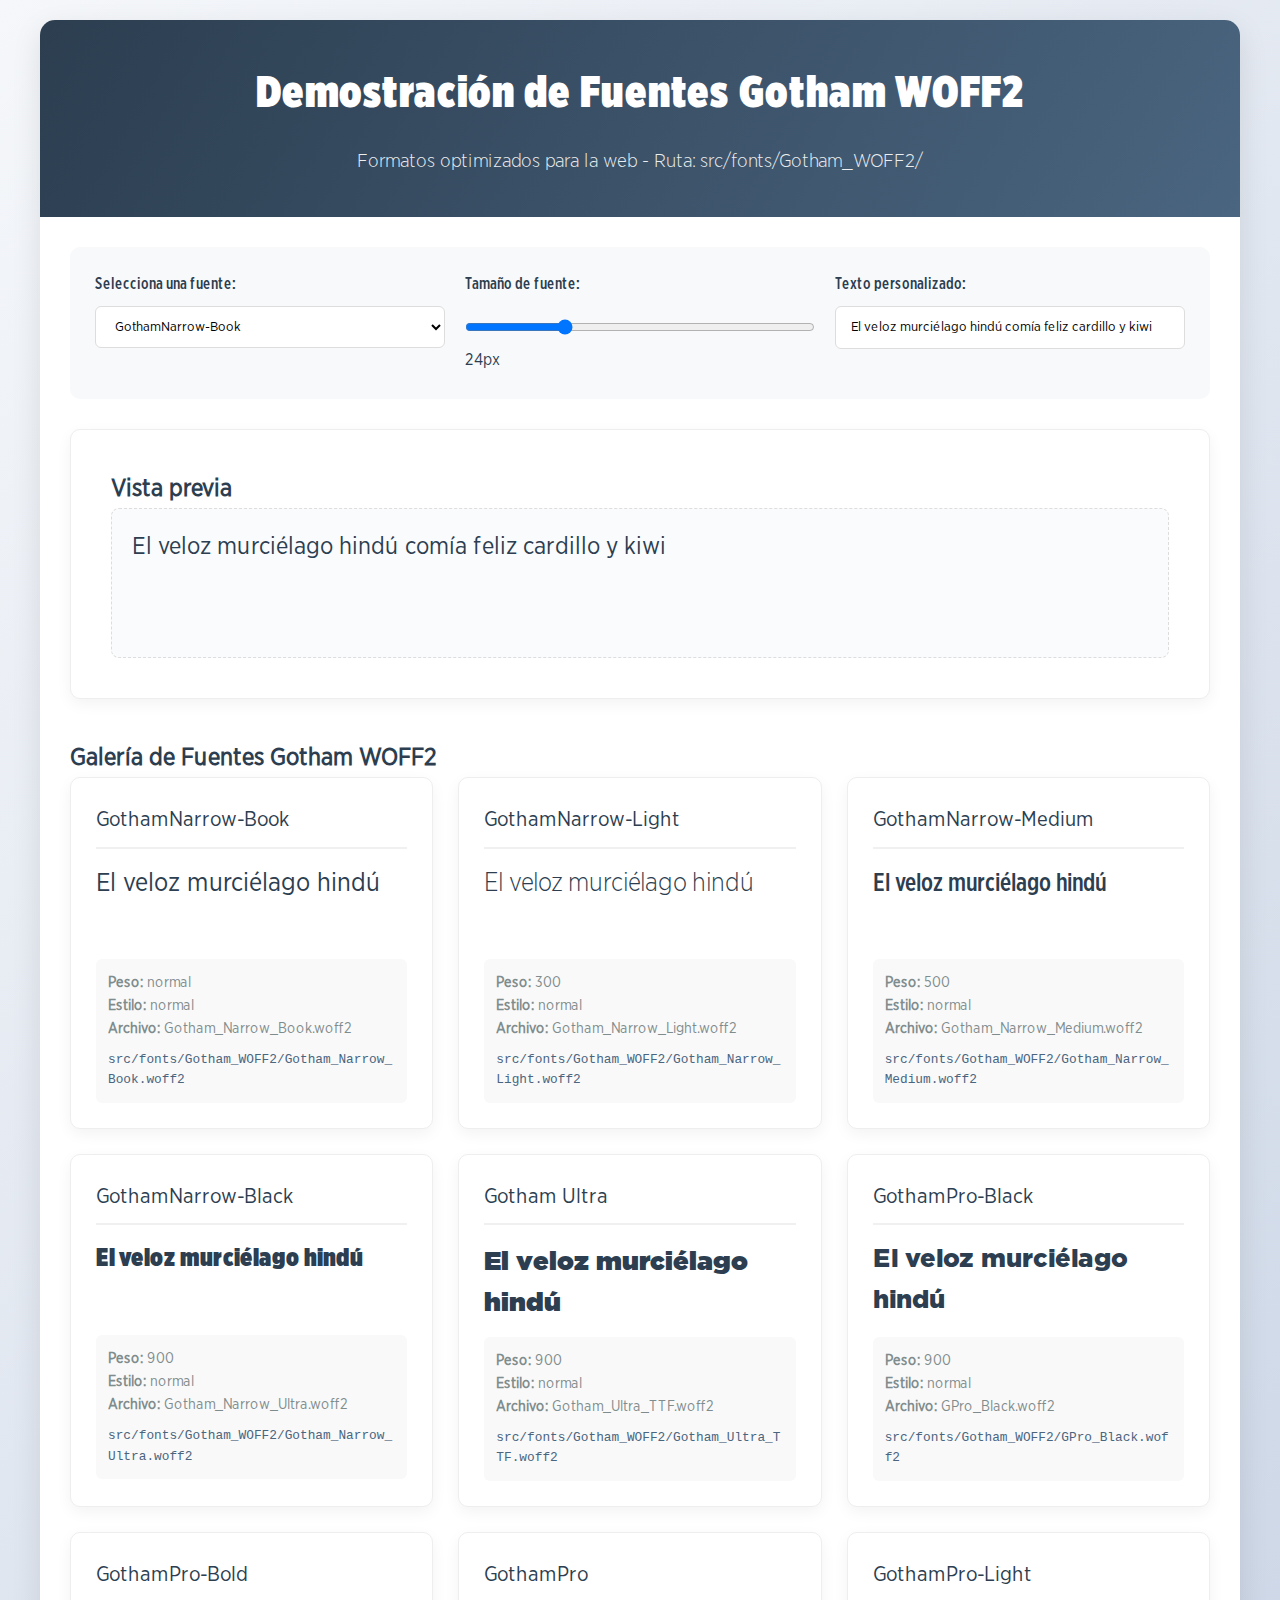
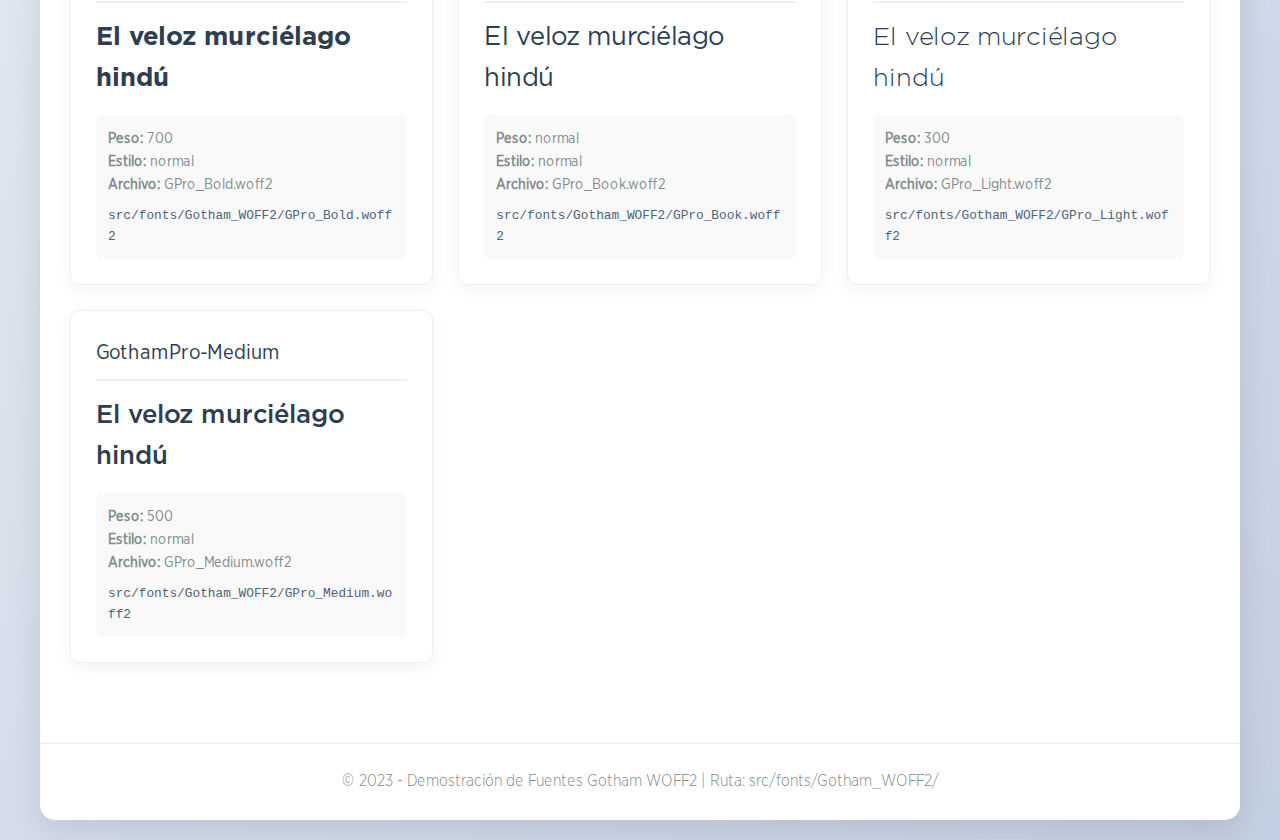
<file: fonts.html>
<!DOCTYPE html>
<html lang="es">
<head>
    <meta charset="UTF-8">
    <meta name="viewport" content="width=device-width, initial-scale=1.0">
    <title>Fuentes Gotham WOFF2 - Demostración</title>
    <style>
        /* Estilos base */
        * {
            margin: 0;
            padding: 0;
            box-sizing: border-box;
        }
        
        body {
            font-family: 'GothamNarrow-Book', sans-serif;
            background: linear-gradient(135deg, #f5f7fa 0%, #c3cfe2 100%);
            color: #2c3e50;
            line-height: 1.6;
            padding: 20px;
            min-height: 100vh;
        }
        
        .container {
            max-width: 1200px;
            margin: 0 auto;
            background: white;
            border-radius: 15px;
            box-shadow: 0 10px 30px rgba(0, 0, 0, 0.1);
            overflow: hidden;
        }
        
        header {
            text-align: center;
            padding: 40px 20px;
            background: linear-gradient(120deg, #2c3e50 0%, #4a6580 100%);
            color: white;
        }
        
        h1 {
            font-family: 'GothamNarrow-Black', sans-serif;
            font-size: 2.8rem;
            margin-bottom: 15px;
            letter-spacing: 1px;
        }
        
        .subtitle {
            font-family: 'GothamNarrow-Light', sans-serif;
            font-size: 1.2rem;
            opacity: 0.9;
        }
        
        .content {
            padding: 30px;
        }
        
        .font-controls {
            background-color: #f8f9fa;
            padding: 25px;
            border-radius: 10px;
            margin-bottom: 30px;
            display: grid;
            grid-template-columns: repeat(auto-fit, minmax(250px, 1fr));
            gap: 20px;
        }
        
        .control-group {
            display: flex;
            flex-direction: column;
        }
        
        label {
            font-family: 'GothamNarrow-Medium', sans-serif;
            margin-bottom: 8px;
            color: #2c3e50;
        }
        
        select, input {
            padding: 12px 15px;
            border: 1px solid #ddd;
            border-radius: 6px;
            font-family: inherit;
            background: white;
            transition: all 0.3s ease;
        }
        
        select:focus, input:focus {
            outline: none;
            border-color: #4a6580;
            box-shadow: 0 0 0 3px rgba(74, 101, 128, 0.2);
        }
        
        .font-preview {
            background: white;
            padding: 40px;
            border-radius: 10px;
            box-shadow: 0 5px 15px rgba(0,0,0,0.05);
            margin-bottom: 40px;
            border: 1px solid #eee;
            transition: all 0.3s ease;
        }
        
        .font-preview:hover {
            box-shadow: 0 8px 25px rgba(0,0,0,0.1);
        }
        
        .preview-text {
            font-size: 1.8rem;
            line-height: 1.5;
            min-height: 150px;
            padding: 20px;
            border-radius: 8px;
            background: #fafbfc;
            border: 1px dashed #ddd;
        }
        
        .font-grid {
            display: grid;
            grid-template-columns: repeat(auto-fill, minmax(300px, 1fr));
            gap: 25px;
        }
        
        .font-card {
            background: white;
            padding: 25px;
            border-radius: 10px;
            box-shadow: 0 5px 15px rgba(0,0,0,0.05);
            transition: all 0.3s ease;
            border: 1px solid #eee;
        }
        
        .font-card:hover {
            transform: translateY(-5px);
            box-shadow: 0 10px 25px rgba(0,0,0,0.1);
        }
        
        .font-name {
            font-size: 1.3rem;
            margin-bottom: 15px;
            padding-bottom: 10px;
            border-bottom: 2px solid #f0f0f0;
            color: #2c3e50;
        }
        
        .sample-text {
            font-size: 1.6rem;
            margin-bottom: 15px;
            min-height: 80px;
        }
        
        .font-details {
            font-size: 0.9rem;
            color: #7f8c8d;
            background: #f9f9f9;
            padding: 12px;
            border-radius: 6px;
        }
        
        .file-path {
            font-family: monospace;
            font-size: 0.8rem;
            color: #4a6580;
            margin-top: 10px;
            word-break: break-all;
        }
        
        footer {
            text-align: center;
            margin-top: 50px;
            padding: 25px;
            color: #7f8c8d;
            font-family: 'GothamNarrow-Light', sans-serif;
            border-top: 1px solid #eee;
        }
        
        /* Definición de fuentes WOFF2 */
        @font-face {
            font-family: 'GothamNarrow-Book';
            src: url('src/fonts/Gotham_WOFF2/Gotham_Narrow_Book.woff2') format('woff2');
            font-weight: normal;
            font-style: normal;
            font-display: swap;
        }
        
        @font-face {
            font-family: 'GothamNarrow-Light';
            src: url('src/fonts/Gotham_WOFF2/Gotham_Narrow_Light.woff2') format('woff2');
            font-weight: 300;
            font-style: normal;
            font-display: swap;
        }
        
        @font-face {
            font-family: 'GothamNarrow-Medium';
            src: url('src/fonts/Gotham_WOFF2/Gotham_Narrow_Medium.woff2') format('woff2');
            font-weight: 500;
            font-style: normal;
            font-display: swap;
        }
        
        @font-face {
            font-family: 'GothamNarrow-Black';
            src: url('src/fonts/Gotham_WOFF2/Gotham_Narrow_Ultra.woff2') format('woff2');
            font-weight: 900;
            font-style: normal;
            font-display: swap;
        }
        
        @font-face {
            font-family: 'Gotham Ultra';
            src: url('src/fonts/Gotham_WOFF2/Gotham_Ultra_TTF.woff2') format('woff2');
            font-weight: 900;
            font-style: normal;
            font-display: swap;
        }
        
        @font-face {
            font-family: 'GothamPro-Black';
            src: url('src/fonts/Gotham_WOFF2/GPro_Black.woff2') format('woff2');
            font-weight: 900;
            font-style: normal;
            font-display: swap;
        }
        
        @font-face {
            font-family: 'GothamPro-Bold';
            src: url('src/fonts/Gotham_WOFF2/GPro_Bold.woff2') format('woff2');
            font-weight: 700;
            font-style: normal;
            font-display: swap;
        }
        
        @font-face {
            font-family: 'GothamPro';
            src: url('src/fonts/Gotham_WOFF2/GPro_Book.woff2') format('woff2');
            font-weight: normal;
            font-style: normal;
            font-display: swap;
        }
        
        @font-face {
            font-family: 'GothamPro-Light';
            src: url('src/fonts/Gotham_WOFF2/GPro_Light.woff2') format('woff2');
            font-weight: 300;
            font-style: normal;
            font-display: swap;
        }
        
        @font-face {
            font-family: 'GothamPro-Medium';
            src: url('src/fonts/Gotham_WOFF2/GPro_Medium.woff2') format('woff2');
            font-weight: 500;
            font-style: normal;
            font-display: swap;
        }
        
        @media (max-width: 768px) {
            .font-controls {
                grid-template-columns: 1fr;
            }
            
            .font-grid {
                grid-template-columns: 1fr;
            }
            
            h1 {
                font-size: 2.2rem;
            }
            
            .preview-text {
                font-size: 1.4rem;
            }
        }
    </style>
</head>
<body>
    <div class="container">
        <header>
            <h1>Demostración de Fuentes Gotham WOFF2</h1>
            <p class="subtitle">Formatos optimizados para la web - Ruta: src/fonts/Gotham_WOFF2/</p>
        </header>
        
        <div class="content">
            <div class="font-controls">
                <div class="control-group">
                    <label for="fontFamily">Selecciona una fuente:</label>
                    <select id="fontFamily">
                        <option value="GothamNarrow-Book">GothamNarrow-Book</option>
                        <option value="GothamNarrow-Light">GothamNarrow-Light</option>
                        <option value="GothamNarrow-Medium">GothamNarrow-Medium</option>
                        <option value="GothamNarrow-Black">GothamNarrow-Black</option>
                        <option value="Gotham Ultra">Gotham Ultra</option>
                        <option value="GothamPro-Black">GothamPro-Black</option>
                        <option value="GothamPro-Bold">GothamPro-Bold</option>
                        <option value="GothamPro">GothamPro</option>
                        <option value="GothamPro-Light">GothamPro-Light</option>
                        <option value="GothamPro-Medium">GothamPro-Medium</option>
                    </select>
                </div>
                
                <div class="control-group">
                    <label for="fontSize">Tamaño de fuente:</label>
                    <input type="range" id="fontSize" min="12" max="60" value="24">
                    <span id="fontSizeValue">24px</span>
                </div>
                
                <div class="control-group">
                    <label for="customText">Texto personalizado:</label>
                    <input type="text" id="customText" value="El veloz murciélago hindú comía feliz cardillo y kiwi">
                </div>
            </div>
            
            <div class="font-preview">
                <h2>Vista previa</h2>
                <div id="previewText" class="preview-text">El veloz murciélago hindú comía feliz cardillo y kiwi. La cigüeña tocaba el saxofón detrás del palenque de paja.</div>
            </div>
            
            <h2>Galería de Fuentes Gotham WOFF2</h2>
            <div class="font-grid">
                <!-- Las tarjetas de fuentes se generarán con JavaScript -->
            </div>
        </div>
        
        <footer>
            <p>© 2023 - Demostración de Fuentes Gotham WOFF2 | Ruta: src/fonts/Gotham_WOFF2/</p>
        </footer>
    </div>

    <script>
        document.addEventListener('DOMContentLoaded', function() {
            // Definición de todas las fuentes WOFF2
            const fonts = [
                { 
                    family: 'GothamNarrow-Book', 
                    file: 'Gotham_Narrow_Book.woff2',
                    weight: 'normal',
                    style: 'normal',
                    sample: 'El veloz murciélago hindú'
                },
                { 
                    family: 'GothamNarrow-Light', 
                    file: 'Gotham_Narrow_Light.woff2',
                    weight: '300',
                    style: 'normal',
                    sample: 'El veloz murciélago hindú'
                },
                { 
                    family: 'GothamNarrow-Medium', 
                    file: 'Gotham_Narrow_Medium.woff2',
                    weight: '500',
                    style: 'normal',
                    sample: 'El veloz murciélago hindú'
                },
                { 
                    family: 'GothamNarrow-Black', 
                    file: 'Gotham_Narrow_Ultra.woff2',
                    weight: '900',
                    style: 'normal',
                    sample: 'El veloz murciélago hindú'
                },
                { 
                    family: 'Gotham Ultra', 
                    file: 'Gotham_Ultra_TTF.woff2',
                    weight: '900',
                    style: 'normal',
                    sample: 'El veloz murciélago hindú'
                },
                { 
                    family: 'GothamPro-Black', 
                    file: 'GPro_Black.woff2',
                    weight: '900',
                    style: 'normal',
                    sample: 'El veloz murciélago hindú'
                },
                { 
                    family: 'GothamPro-Bold', 
                    file: 'GPro_Bold.woff2',
                    weight: '700',
                    style: 'normal',
                    sample: 'El veloz murciélago hindú'
                },
                { 
                    family: 'GothamPro', 
                    file: 'GPro_Book.woff2',
                    weight: 'normal',
                    style: 'normal',
                    sample: 'El veloz murciélago hindú'
                },
                { 
                    family: 'GothamPro-Light', 
                    file: 'GPro_Light.woff2',
                    weight: '300',
                    style: 'normal',
                    sample: 'El veloz murciélago hindú'
                },
                { 
                    family: 'GothamPro-Medium', 
                    file: 'GPro_Medium.woff2',
                    weight: '500',
                    style: 'normal',
                    sample: 'El veloz murciélago hindú'
                }
            ];
            
            // Generar las tarjetas de fuentes
            const fontGrid = document.querySelector('.font-grid');
            
            fonts.forEach(font => {
                const fontCard = document.createElement('div');
                fontCard.className = 'font-card';
                fontCard.innerHTML = `
                    <div class="font-name">${font.family}</div>
                    <div class="sample-text" style="font-family: '${font.family}'">${font.sample}</div>
                    <div class="font-details">
                        <div><strong>Peso:</strong> ${font.weight}</div>
                        <div><strong>Estilo:</strong> ${font.style}</div>
                        <div><strong>Archivo:</strong> ${font.file}</div>
                        <div class="file-path">src/fonts/Gotham_WOFF2/${font.file}</div>
                    </div>
                `;
                fontGrid.appendChild(fontCard);
            });
            
            // Configurar los controles interactivos
            const fontFamilySelect = document.getElementById('fontFamily');
            const fontSizeInput = document.getElementById('fontSize');
            const fontSizeValue = document.getElementById('fontSizeValue');
            const customTextInput = document.getElementById('customText');
            const previewText = document.getElementById('previewText');
            
            // Actualizar la vista previa
            function updatePreview() {
                previewText.style.fontFamily = fontFamilySelect.value;
                previewText.style.fontSize = `${fontSizeInput.value}px`;
                fontSizeValue.textContent = `${fontSizeInput.value}px`;
                
                if (customTextInput.value) {
                    previewText.textContent = customTextInput.value;
                }
            }
            
            // Event listeners para los controles
            fontFamilySelect.addEventListener('change', updatePreview);
            fontSizeInput.addEventListener('input', updatePreview);
            customTextInput.addEventListener('input', updatePreview);
            
            // Inicializar la vista previa
            updatePreview();
        });
    </script>
</body>
</html>
</file>
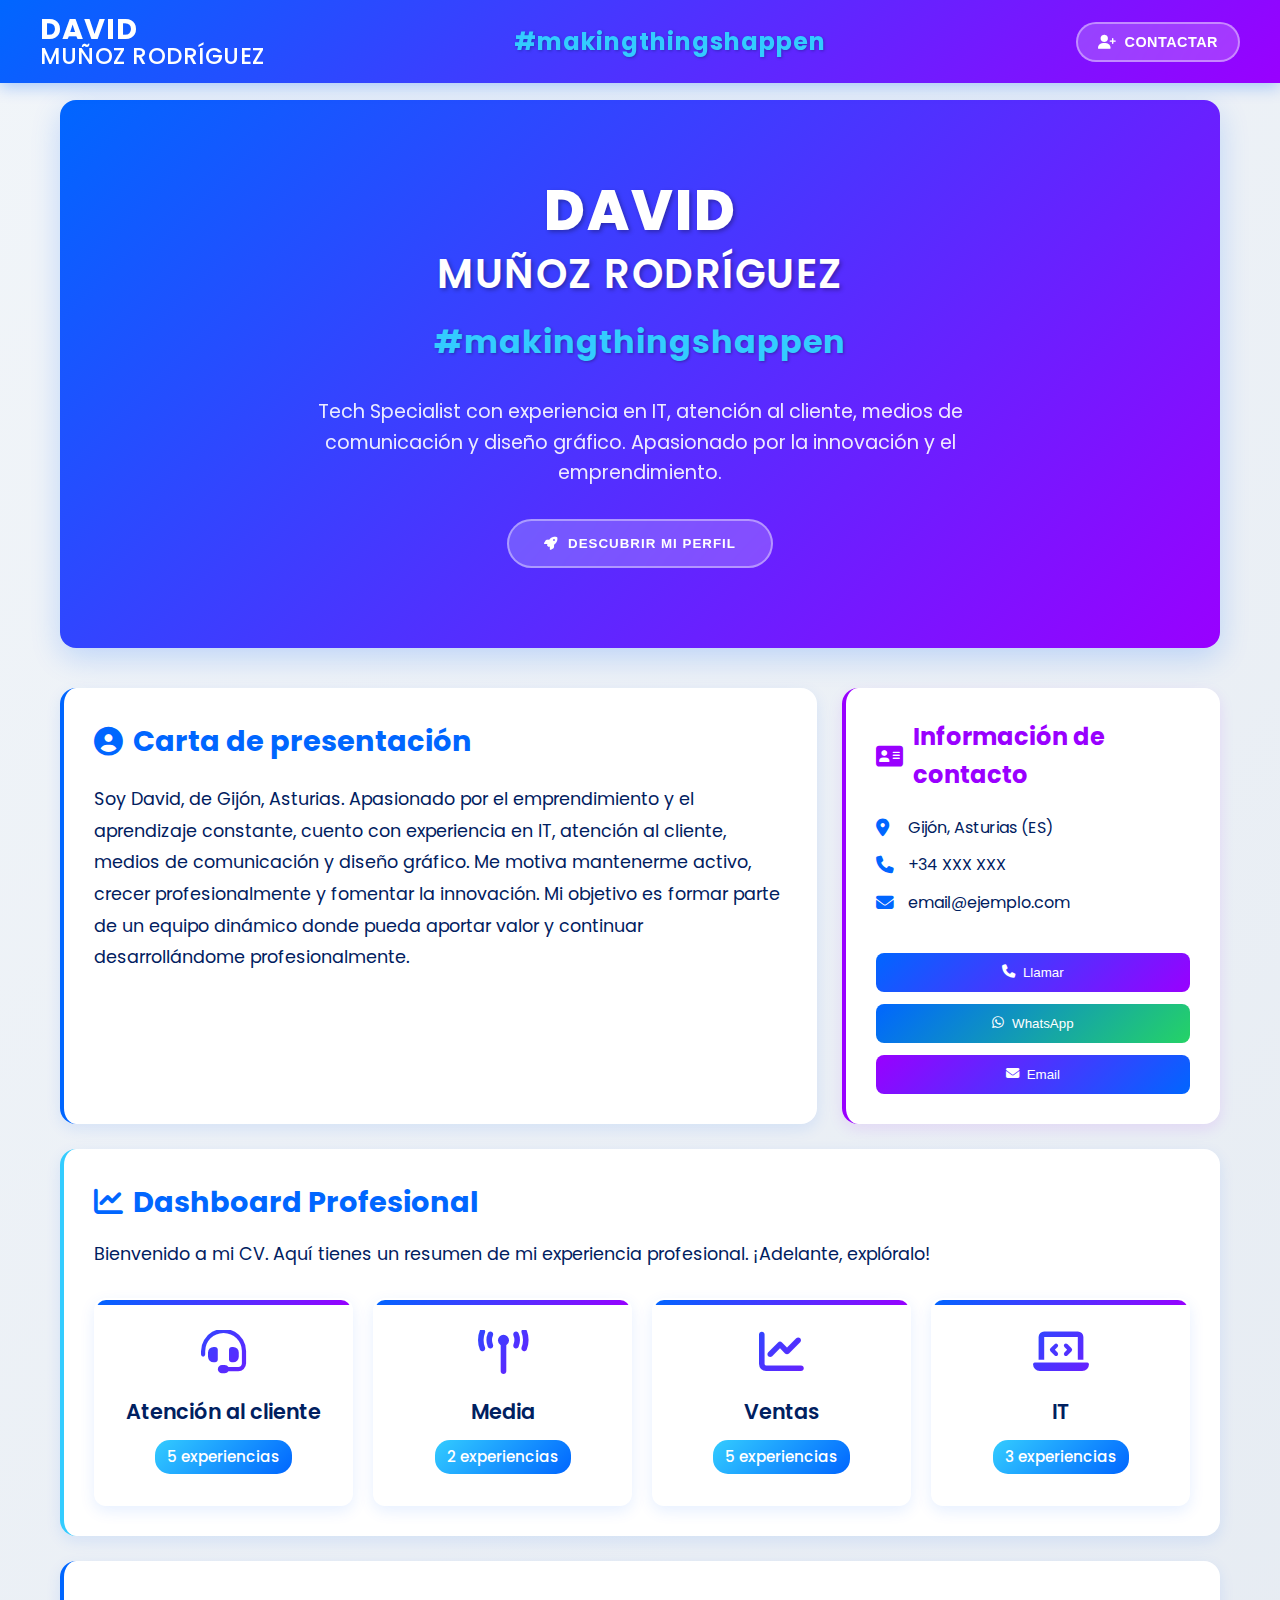
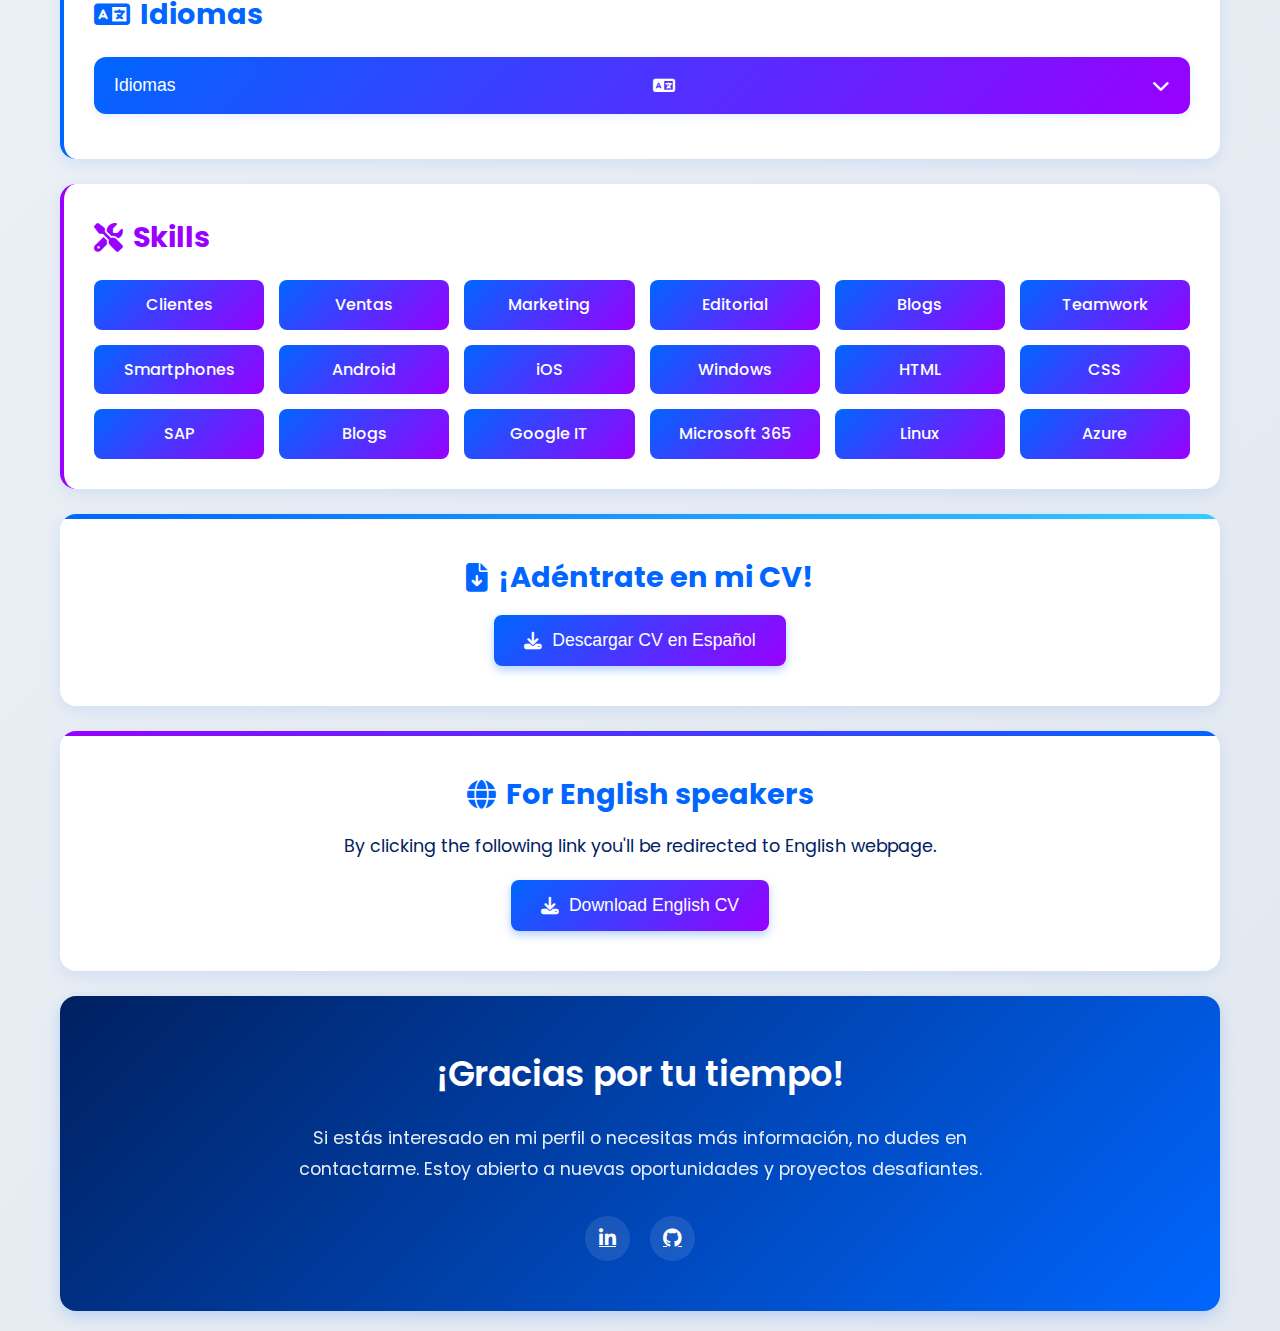
<file: index10.html>
<!DOCTYPE html>
<html lang="es">
<head>
  <meta charset="UTF-8">
  <meta name="viewport" content="width=device-width, initial-scale=1.0">
  <title>David Muñoz Rodriguez - Tech Specialist</title>
  <link rel="stylesheet" href="https://cdnjs.cloudflare.com/ajax/libs/font-awesome/6.4.0/css/all.min.css">
  <link href="https://fonts.googleapis.com/css2?family=Poppins:wght@300;400;500;600;700&display=swap" rel="stylesheet">
  <style>
    /* Paleta de colores exacta */
    :root {
      --primary: #0066FF;
      --secondary-1: #9900FF;
      --secondary-2: #33CCFF;
      --dark-text: #002060;
      --light: #f8fafc;
      --gray: #64748b;
      --success: #22c55e;
    }
    
    /* Reset y estilos base */
    * {
      margin: 0;
      padding: 0;
      box-sizing: border-box;
    }
    
    body {
      font-family: 'Poppins', sans-serif;
      background: linear-gradient(135deg, #f1f5f9 0%, #e2e8f0 100%);
      color: var(--dark-text);
      line-height: 1.6;
      padding: 0;
      padding-top: 80px;
    }
    
    .container {
      max-width: 1200px;
      margin: 0 auto;
      padding: 20px;
    }
    
    /* Banner Sticky */
    .sticky-banner {
      position: fixed;
      top: 0;
      left: 0;
      width: 100%;
      background: linear-gradient(135deg, var(--primary) 0%, var(--secondary-1) 100%);
      color: white;
      box-shadow: 0 4px 15px rgba(0, 102, 255, 0.3);
      z-index: 1000;
      padding: 15px 40px;
      display: flex;
      justify-content: space-between;
      align-items: center;
      transition: all 0.3s ease;
    }
    
    .sticky-banner.compact {
      padding: 10px 40px;
      box-shadow: 0 2px 10px rgba(0, 102, 255, 0.2);
    }
    
    .banner-name-container {
      display: flex;
      flex-direction: column;
    }
    
    .banner-firstname {
      font-size: 1.8rem;
      font-weight: 700;
      margin: 0;
      line-height: 1;
      text-transform: uppercase;
      letter-spacing: 1px;
    }
    
    .banner-fullname {
      font-size: 1.4rem;
      font-weight: 500;
      margin: 0;
      line-height: 1.1;
      text-transform: uppercase;
      letter-spacing: 0.5px;
    }
    
    .banner-slogan {
      font-size: 1.5rem;
      font-weight: 700;
      color: var(--secondary-2);
      text-shadow: 1px 1px 3px rgba(0, 32, 96, 0.4);
      letter-spacing: 1px;
    }
    
    .banner-contact-btn {
      padding: 10px 20px;
      background: rgba(255, 255, 255, 0.2);
      backdrop-filter: blur(10px);
      color: white;
      border: 2px solid rgba(255, 255, 255, 0.4);
      border-radius: 30px;
      font-weight: 600;
      cursor: pointer;
      transition: all 0.3s ease;
      display: flex;
      align-items: center;
      gap: 8px;
      font-size: 0.9rem;
      text-transform: uppercase;
      letter-spacing: 0.5px;
    }
    
    .banner-contact-btn:hover {
      background: linear-gradient(135deg, var(--secondary-2) 0%, var(--primary) 100%);
      transform: translateY(-2px);
      box-shadow: 0 5px 15px rgba(51, 204, 255, 0.4);
    }
    
    /* Banner de Bienvenida */
    .welcome-banner {
      background: linear-gradient(135deg, var(--primary) 0%, var(--secondary-1) 100%);
      color: white;
      padding: 80px 40px;
      border-radius: 16px;
      margin-bottom: 40px;
      text-align: center;
      position: relative;
      overflow: hidden;
      box-shadow: 0 10px 30px rgba(0, 102, 255, 0.2);
    }
    
    .welcome-banner::before {
      content: '';
      position: absolute;
      top: 0;
      left: 0;
      width: 100%;
      height: 100%;
      background: url('https://images.unsplash.com/photo-1517245386807-bb43f82c33c4?ixlib=rb-4.0.3&auto=format&fit=crop&w=1500&q=80') center/cover no-repeat;
      opacity: 0.15;
      z-index: -1;
    }
    
    .welcome-name {
      font-size: 3.5rem;
      font-weight: 800;
      margin: 0;
      line-height: 1.1;
      text-transform: uppercase;
      letter-spacing: 2px;
      text-shadow: 2px 2px 4px rgba(0, 0, 0, 0.3);
    }
    
    .welcome-surname {
      font-size: 2.5rem;
      font-weight: 600;
      margin: 10px 0 20px 0;
      line-height: 1.1;
      text-transform: uppercase;
      letter-spacing: 1.5px;
      text-shadow: 2px 2px 4px rgba(0, 0, 0, 0.3);
    }
    
    .welcome-slogan {
      font-size: 2rem;
      font-weight: 700;
      color: var(--secondary-2);
      margin: 20px 0 30px 0;
      text-shadow: 1px 1px 3px rgba(0, 0, 0, 0.3);
      letter-spacing: 1px;
    }
    
    .welcome-text {
      font-size: 1.2rem;
      max-width: 700px;
      margin: 0 auto 30px auto;
      opacity: 0.9;
      line-height: 1.6;
    }
    
    .welcome-btn {
      padding: 15px 35px;
      background: rgba(255, 255, 255, 0.2);
      backdrop-filter: blur(10px);
      color: white;
      border: 2px solid rgba(255, 255, 255, 0.4);
      border-radius: 30px;
      font-weight: 600;
      cursor: pointer;
      transition: all 0.3s ease;
      display: inline-flex;
      align-items: center;
      gap: 10px;
      font-size: 极速飞艇1.1rem;
      text-transform: uppercase;
      letter-spacing: 1px;
    }
    
    .welcome-btn:hover {
      background: linear-gradient(135deg, var(--secondary-2) 0%, var(--primary) 100%);
      transform: translateY(-3px);
      box-shadow: 0 8px 20px rgba(51, 204, 255, 0.4);
    }
    
    /* Main content */
    .main {
      display: grid;
      grid-template-columns: 2fr 1fr;
      gap: 25px;
      margin-bottom: 25px;
    }
    
    .about {
      background: white;
      padding: 30px;
      border-radius: 16px;
      box-shadow: 0 5px 15px rgba(0, 102, 255, 0.1);
      transition: transform 0.3s ease, box-shadow 0.3s ease;
      border-left: 4px solid var(--primary);
    }
    
    .about:hover {
      transform: translateY(-5px);
      box-shadow: 0 8px 20px rgba(0, 102, 255, 0.15);
    }
    
    .about h1 {
      color: var(--primary);
      margin-bottom: 20px;
      font-size: 1.8rem;
      display: flex;
      align-items: center;
      gap: 10px;
    }
    
    .about p {
      font-size: 1.1rem;
      line-height: 1.8;
      color: var(--dark-text);
    }
    
    .contact {
      background: white;
      padding: 30px;
      border-radius: 16px;
      box-shadow: 0 5px 15px rgba(153, 0, 255, 0.1);
      display: flex;
      flex-direction: column;
      transition: transform 0.3s ease, box-shadow 0.3s ease;
      border-left: 4px solid var(--secondary-1);
    }
    
    .contact:hover {
      transform: translateY(-5px);
      box-shadow: 0 8px 20px rgba(153, 0, 255, 0.15);
    }
    
    .contact h3 {
      color: var(--secondary-1);
      margin-bottom: 20px;
      font-size: 1.5rem;
      display: flex;
      align-items: center;
      gap: 10px;
    }
    
    .contact-info {
      margin-bottom: 25px;
    }
    
    .contact-info p {
      margin-bottom: 12px;
      display: flex;
      align-items: center;
      color: var(--dark-text);
    }
    
    .contact-info i {
      margin-right: 12px;
      color: var(--primary);
      width: 20px;
      font-size: 1.1rem;
    }
    
    .contact-buttons {
      display: flex;
      flex-direction: column;
      gap: 12px;
    }
    
    .contact-btn {
      padding: 12px 15px;
      border: none;
      border-radius: 8px;
      font-weight: 500;
      cursor: pointer;
      transition: all 0.3s ease;
      display: flex;
      align-items: center;
      justify-content: center;
      gap: 8px;
    }
    
    .btn-call {
      background: linear-gradient(135deg, var(--primary) 0%, var(--secondary-1) 100%);
      color: white;
    }
    
    .btn-whatsapp {
      background: linear-gradient(135deg, var(--primary) 0%, #25d366 100%);
      color: white;
    }
    
    .btn-email {
      background: linear-gradient(135deg, var(--secondary-1) 0%, var(--primary) 100%);
      color: white;
    }
    
    .contact-btn:hover {
      opacity: 0.9;
      transform: translateY(-2px);
      box-shadow: 0 4px 8px rgba(0, 0, 0, 0.2);
    }
    
    /* Dashboard - Rediseñado con tarjetas */
    #dashboard {
      background: white;
      padding: 30px;
      border-radius: 16px;
      box-shadow: 0 5px 15px rgba(0, 102, 255, 0.1);
      margin-bottom: 25px;
      border-left: 4px solid var(--secondary-2);
    }
    
    #dashboard h1 {
      color: var(--primary);
      margin-bottom: 15px;
      font-size: 1.8rem;
      display: flex;
      align-items: center;
      gap: 10px;
    }
    
    #dashboard > p {
      font-size: 1.1rem;
      margin-bottom: 25px;
      color: var(--dark-text);
    }
    
    /* Tarjetas de categorías - MEJORADO para mejor alineación */
    .categories-grid {
      display: grid;
      grid-template-columns: repeat(auto-fill, minmax(250px, 1fr));
      gap: 20px;
      margin-top: 30px;
    }
    
    .category-card {
      background: white;
      border-radius: 12px;
      padding: 30px 25px;
      text-align: center;
      box-shadow: 0 5px 15px rgba(0, 102, 255, 0.1);
      transition: all 0.3s ease;
      cursor: pointer;
      border: 2px solid transparent;
      position: relative;
      overflow: hidden;
      display: flex;
      flex-direction: column;
      align-items: center;
      justify-content: center;
      min-height: 200px;
    }
    
    .category-card::before {
      content: '';
      position: absolute;
      top: 0;
      left: 0;
      width: 100%;
      height: 5px;
      background: linear-gradient(135deg, var(--primary) 0%, var(--secondary-1) 100%);
    }
    
    .category-card:hover {
      transform: translateY(-5px);
      box-shadow: 0 8px 20px rgba(0, 102, 255, 0.2);
      border-color: var(--primary);
    }
    
    .category-icon {
      font-size: 2.8rem;
      margin-bottom: 20px;
      background: linear-gradient(135deg, var(--primary) 0%, var(--secondary-1) 100%);
      -webkit-background-clip: text;
      -webkit-text-fill-color: transparent;
      background-clip: text;
      display: flex;
      justify-content: center;
      width: 100%;
    }
    
    .category-title {
      font-size: 1.3rem;
      font-weight: 600;
      margin-bottom: 12px;
      color: var(--dark-text);
      text-align: center;
      width: 100%;
    }
    
    .category-count {
      background: linear-gradient(135deg, var(--secondary-2) 0%, var(--primary) 100%);
      color: white;
      padding: 5px 12px;
      border-radius: 15px;
      font-size: 0.95rem;
      display: inline-block;
      font-weight: 500;
    }
    
    /* NUEVA SECCIÓN: Idiomas */
    .languages-section {
      background: white;
      padding: 30px;
      border-radius: 16px;
      box-shadow: 0 5px 15px rgba(0, 102, 255, 0.1);
      margin-bottom: 25px;
      border-left: 4px solid var(--primary);
    }
    
    .languages-section h2 {
      color: var(--primary);
      margin-bottom: 20px;
      font-size: 1.8rem;
      display: flex;
      align-items: center;
      gap: 10px;
    }
    
    .accordion {
      margin-bottom: 15px;
      border-radius: 12px;
      overflow: hidden;
      box-shadow: 0 3px 10px rgba(0, 102, 255, 0.1);
    }
    
    .accordion-btn {
      background: linear-gradient(135deg, var(--primary) 0%, var(--secondary-1) 100%);
      color: white;
      cursor: pointer;
      padding: 18px 20px;
      width: 100%;
      border: none;
      text-align: left;
      outline: none;
      font-size: 1.1rem;
      font-weight: 500;
      transition: background 0.3s ease;
      display: flex;
      justify-content: space-between;
      align-items: center;
    }
    
    .accordion-btn:hover {
      background: linear-gradient(135deg, var(--secondary-1) 0%, var(--primary) 100%);
    }
    
    .accordion-btn::after {
      content: '\f078';
      font-family: 'Font Awesome 5 Free';
      font-weight: 900;
      transition: transform 0.3s ease;
    }
    
    .accordion-btn.active::after {
      transform: rotate(180deg);
    }
    
    .accordion-content {
      max-height: 0;
      overflow: hidden;
      transition: max-height 0.4s ease, padding 0.3s ease;
      background-color: var(--light);
    }
    
    .accordion-content.active {
      max-height: 500px;
      padding: 20px;
    }
    
    .language-item {
      display: flex;
      justify-content: space-between;
      align-items: center;
      padding: 12px 0;
      border-bottom: 1px solid #e2e8f0;
    }
    
    .language-item:last-child {
      border-bottom: none;
    }
    
    .language-name {
      font-weight: 600;
      color: var(--dark-text);
    }
    
    .language-level {
      background: linear-gradient(135deg, var(--secondary-2) 0%, var(--primary) 100%);
      color: white;
      padding: 4px 10px;
      border-radius: 12px;
      font-size: 0.9rem;
    }
    
    /* NUEVA SECCIÓN: Skills */
    .skills-section {
      background: white;
      padding: 30px;
      border-radius: 16px;
      box-shadow: 0 5px 15px rgba(0, 102, 255, 0.1);
      margin-bottom: 25px;
      border-left: 4px solid var(--secondary-1);
    }
    
    .skills-section h2 {
      color: var(--secondary-1);
      margin-bottom: 20px;
      font-size: 1.8rem;
      display: flex;
      align-items: center;
      gap: 10px;
    }
    
    .skills-grid {
      display: grid;
      grid-template-columns: repeat(auto-fill, minmax(150px, 1fr));
      gap: 15px;
    }
    
    .skill-item {
      background: linear-gradient(135deg, var(--primary) 0%, var(--secondary-1) 100%);
      color: white;
      padding: 12px 15px;
      border-radius: 8px;
      text-align: center;
      font-weight: 500;
      transition: all 0.3s ease;
      cursor: default;
    }
    
    .skill-item:hover {
      transform: translateY(-3px);
      box-shadow: 0 5px 15px rgba(0, 102, 255, 0.3);
      background: linear-gradient(135deg, var(--secondary-1) 0%, var(--primary) 100%);
    }
    
    /* Modal para experiencias */
    .modal {
      display: none;
      position: fixed;
      top: 0;
      left: 0;
      width: 100%;
      height: 100%;
      background: rgba(0, 0, 0, 0.7);
      z-index: 2000;
      overflow-y: auto;
    }
    
    .modal-content {
      background: white;
      margin: 50px auto;
      padding: 30px;
      border-radius: 16px;
      width: 90%;
      max-width: 800px;
      position: relative;
      box-shadow: 0 10px 30px rgba(0, 102, 255, 0.2);
    }
    
    .close-modal {
      position: absolute;
      top: 20px;
      right: 20px;
      font-size: 1.5rem;
      cursor: pointer;
      color: var(--gray);
      transition: color 0.3s ease;
    }
    
    .close-modal:hover {
      color: var(--primary);
    }
    
    .modal-title {
      color: var(--primary);
      margin-bottom: 20px;
      font-size: 1.8rem;
      display: flex;
      align-items: center;
      gap: 10px;
    }
    
    /* Experiencias dentro del modal - MEJORADO con descripción */
    .job {
      display: flex;
      align-items: flex-start;
      padding: 20px;
      border-bottom: 1px solid #e2e8f0;
      transition: background 0.2s ease;
      flex-direction: column;
    }
    
    .job-header {
      display: flex;
      align-items: center;
      width: 100%;
      margin-bottom: 12px;
    }
    
    .job:last-child {
      border-bottom: none;
    }
    
    .job:hover {
      background: rgba(51, 204, 255, 0.05);
      border-radius: 8px;
    }
    
    .job-logo {
      width: 60px;
      height: 60px;
      margin-right: 20px;
      object-fit: contain;
      background: white;
      padding: 8px;
      border-radius: 10px;
      box-shadow: 0 2px 8px rgba(0, 102, 255, 0.1);
      flex-shrink: 0;
      border: 1px solid rgba(0, 102, 255, 0.1);
    }
    
    .job-info {
      flex: 1;
    }
    
    .job-info h4 {
      margin: 0;
      font-size: 1.1rem;
      font-weight: 600;
      color: var(--dark-text);
    }
    
    .job-info p {
      margin: 5px 0;
      font-size: 0.95rem;
      color: var(--dark-text);
      opacity: 0.8;
    }
    
    .job-duration {
      display: inline-block;
      background: linear-gradient(135deg, var(--primary) 0%, var(--secondary-2) 100%);
      color: white;
      padding: 3px 8px;
      border-radius: 12px;
      font-size: 0.8rem;
      margin-top: 5px;
    }
    
    .job-description {
      margin-top: 10px;
      font-size: 0.9rem;
      color: var(--dark-text);
      line-height: 1.5;
      background: #f8fafc;
      padding: 12px;
      border-radius: 8px;
      border-left: 3px solid var(--secondary-2);
    }
    
    .job-description ul {
      margin: 8px 0;
      padding-left: 20px;
    }
    
    .job-description li {
      margin-bottom: 5px;
    }
    
    /* CV Español e Inglés */
    .cvesp, .cveng {
      background: white;
      padding: 40px 30px;
      border-radius: 16px;
      box-shadow: 0 5px 15px rgba(0, 102, 255, 0.1);
      text-align: center;
      margin-bottom: 25px;
      transition: transform 0.3s ease, box-shadow 0.3s ease;
      position: relative;
      overflow: hidden;
    }
    
    .cvesp::before, .cveng::before {
      content: '';
      position: absolute;
      top: 0;
      left: 0;
      width: 100%;
      height: 5px;
    }
    
    .cvesp::before {
      background: linear-gradient(135deg, var(--primary) 0%, var(--secondary-2) 100%);
    }
    
    .cveng::before {
      background: linear-gradient(135deg, var(--secondary-1) 0%, var(--primary) 100%);
    }
    
    .cvesp:hover, .cveng:hover {
      transform: translateY(-5px);
      box-shadow: 0 8px 20px rgba(0, 102, 255, 0.2);
    }
    
    .cvesp h1, .cveng h1 {
      color: var(--primary);
      margin-bottom: 15px;
      font-size: 1.8rem;
      display: flex;
      align-items: center;
      justify-content: center;
      gap: 10px;
    }
    
    .cveng p {
      font-size: 1.1rem;
      margin-bottom: 20px;
      color: var(--dark-text);
      max-width: 600px;
      margin-left: auto;
      margin-right: auto;
    }
    
    .cv-btn {
      padding: 15px 30px;
      background: linear-gradient(135deg, var(--primary) 0%, var(--secondary-1) 100%);
      color: white;
      border: none;
      border-radius: 8px;
      font-size: 1.1rem;
      font-weight: 500;
      cursor: pointer;
      transition: all 0.3s ease;
      display: inline-flex;
      align-items: center;
      gap: 10px;
      box-shadow: 0 4px 10px rgba(0, 102, 255, 0.3);
    }
    
    .cv-btn:hover {
      transform: translateY(-3px);
      box-shadow: 0 6px 15px rgba(0, 102, 255, 0.4);
      background: linear-gradient(135deg, var(--secondary-1) 0%, var(--primary) 100%);
    }
    
    /* Footer */
    .footer {
      background: linear-gradient(135deg, var(--dark-text) 0%, var(--primary) 100%);
      padding: 50px 30px;
      border-radius: 16px;
      text-align: center;
      color: white;
      box-shadow: 0 5px 15px rgba(0, 102, 255, 0.2);
    }
    
    #ending {
      font-size: 2.2rem;
      margin-bottom: 20px;
      font-weight: 600;
    }
    
    .footer p {
      font-size: 1.1rem;
      max-width: 700px;
      margin: 0 auto;
      opacity: 0.9;
      line-height: 1.8;
    }
    
    .social-links {
      display: flex;
      justify-content: center;
      gap: 20px;
      margin-top: 30px;
    }
    
    .social-link {
      width: 45px;
      height: 45px;
      border-radius: 50%;
      background: rgba(255, 255, 255, 0.1);
      display: flex;
      align-items: center;
      justify-content: center;
      color: white;
      font-size: 1.2rem;
      transition: all 0.3s ease;
    }
    
    .social-link:hover {
      background: var(--secondary-2);
      transform: translateY(-3px);
      color: var(--dark-text);
    }
    
    /* --- RESPONSIVE --- */
    @media (max-width: 1024px) {
      .main {
        grid-template-columns: 1fr;
      }
      
      .welcome-name {
        font-size: 3rem;
      }
      
      .welcome-surname {
        font-size: 2rem;
      }
      
      .welcome-slogan {
        font-size: 1.8rem;
      }
      
      .banner-firstname {
        font-size: 1.6rem;
      }
      
      .banner-fullname {
        font-size: 1.2rem;
      }
      
      .banner-slogan {
        font-size: 1.3rem;
      }
      
      .categories-grid {
        grid-template-columns: repeat(auto-fill, minmax(200px, 1fr));
      }
      
      .skills-grid {
        grid-template-columns: repeat(auto-fill, minmax(130px, 1fr));
      }
    }
    
    @media (max-width: 768px) {
      body {
        padding-top: 70px;
      }
      
      .container {
        padding: 15px;
      }
      
      .sticky-banner {
        padding: 10px 20px;
      }
      
      .sticky-banner.compact {
        padding: 8px 20px;
      }
      
      .banner-firstname {
        font-size: 1.4rem;
      }
      
      .banner-fullname {
        font-size: 1rem;
      }
      
      .banner-slogan {
        font-size: 1.1rem;
      }
      
      .banner-contact-btn {
        padding: 8px 15px;
        font-size: 0.8rem;
      }
      
      .welcome-banner {
        padding: 60px 20px;
      }
      
      .welcome-name {
        font-size: 2.5rem;
      }
      
      .welcome-surname {
        font-size: 1.8rem;
      }
      
      .welcome-slogan {
        font-size: 1.5rem;
      }
      
      .welcome-text {
        font-size: 1.1rem;
      }
      
      .welcome-btn {
        padding: 12px 25px;
        font-size: 1rem;
      }
      
      .about, .contact, #dashboard, .cvesp, .cveng, .languages-section, .skills-section {
        padding: 20px;
      }
      
      .job-header {
        flex-direction: column;
        text-align: center;
      }
      
      .job-logo {
        margin-right: 0;
        margin-bottom: 15px;
      }
      
      .social-links {
        flex-wrap: wrap;
      }
      
      .categories-grid {
        grid-template-columns: 1fr;
      }
      
      .category-card {
        min-height: 180px;
        padding: 25px 20px;
      }
      
      .category-icon {
        font-size: 2.5rem;
        margin-bottom: 15px;
      }
      
      .skills-grid {
        grid-template-columns: repeat(auto-fill, minmax(120px, 1fr));
      }
    }
    
    @media (max-width: 480px) {
      body {
        padding-top: 60px;
      }
      
      .sticky-banner {
        padding: 8px 15px;
      }
      
      .sticky-banner.compact {
        padding: 6px 15px;
      }
      
      .banner-firstname {
        font-size: 1.2rem;
      }
      
      .banner-fullname {
        font-size: 0.9rem;
      }
      
      .banner-slogan {
        font-size: 0.9rem;
        display: none;
      }
      
      .banner-contact-btn {
        padding: 6px 12px;
        font-size: 0.7rem;
      }
      
      .welcome-banner {
        padding: 40px 15px;
      }
      
      .welcome-name {
        font-size: 2rem;
      }
      
      .welcome-surname {
        font-size: 1.5rem;
      }
      
      .welcome-slogan {
        font-size: 1.2rem;
      }
      
      .welcome-text {
        font-size: 1rem;
      }
      
      .welcome-btn {
        padding: 10px 20px;
        font-size: 0.9rem;
      }
      
      .about h1, #dashboard h1, .cvesp h1, .cveng h1, .languages-section h2, .skills-section h2 {
        font-size: 1.5rem;
      }
      
      .about, .contact, #dashboard, .cvesp, .cveng, .languages-section, .skills-section {
        padding: 15px;
      }
      
      .cv-btn {
        padding: 12px 25px;
        font-size: 1rem;
      }
      
      #ending {
        font-size: 1.8rem;
      }
      
      .contact-buttons {
        gap: 10px;
      }
      
      .contact-btn {
        padding: 10px 12px;
        font-size: 0.9rem;
      }
      
      .modal-content {
        padding: 20px 15px;
      }
      
      .category-card {
        min-height: 160px;
        padding: 20px 15px;
      }
      
      .category-icon {
        font-size: 2.2rem;
        margin-bottom: 12px;
      }
      
      .category-title {
        font-size: 1.2rem;
      }
      
      .category-count {
        font-size: 0.9rem;
        padding: 4px 10px;
      }
      
      .job {
        padding: 15px;
      }
      
      .skills-grid {
        grid-template-columns: repeat(auto-fill, minmax(100px, 1fr));
        gap: 10px;
      }
      
      .skill-item {
        padding: 10px;
        font-size: 0.9rem;
      }
    }
  </style>
</head>
<body>
  <!-- Banner Sticky -->
  <div class="sticky-banner" id="stickyBanner">
    <div class="banner-name-container">
      <div class="banner-firstname">DAVID</div>
      <div class="banner-fullname">MUÑOZ RODRÍGUEZ</div>
    </div>
    
    <div class="banner-slogan">#makingthingshappen</div>
    
    <button class="banner-contact-btn">
      <i class="fas fa-user-plus"></i> Contactar
    </button>
  </div>

  <div class="container">
    <!-- Banner de Bienvenida -->
    <div class="welcome-banner">
      <div class="welcome-name">DAVID</div>
      <div class="welcome-surname">MUÑOZ RODRÍGUEZ</div>
      <div class="welcome-slogan">#makingthingshappen</div>
      <p class="welcome-text">Tech Specialist con experiencia en IT, atención al cliente, medios de comunicación y diseño gráfico. Apasionado por la innovación y el emprendimiento.</p>
      <button class="welcome-btn">
        <i class="fas fa-rocket"></i> Descubrir mi perfil
      </button>
    </div>

    <!-- ABOUT + CONTACT -->
    <div class="main">
      <div class="about">
        <h1 id="letter"><i class="fas fa-user-circle"></i> Carta de presentación</h1>
        <p>Soy David, de Gijón, Asturias. Apasionado por el emprendimiento y el aprendizaje constante, cuento con experiencia en IT, atención al cliente, medios de comunicación y diseño gráfico. Me motiva mantenerme activo, crecer profesionalmente y fomentar la innovación. Mi objetivo es formar parte de un equipo dinámico donde pueda aportar valor y continuar desarrollándome profesionalmente.</p>
      </div>

      <div class="contact">
        <h3><i class="fas fa-address-card"></i> Información de contacto</h3>
        <div class="contact-info">
          <p><i class="fas fa-map-marker-alt"></i> Gijón, Asturias (ES)</p>
          <p><i class="fas fa-phone"></i> +34  XXX XXX</p>
          <p><i class="fas fa-envelope"></i> email@ejemplo.com</p>
        </div>
        <div class="contact-buttons">
          <button class="contact-btn btn-call"><i class="fas fa-phone"></i> Llamar</button>
          <button class="contact-btn btn-whatsapp"><i class="fab fa-whatsapp"></i> WhatsApp</button>
          <button class="contact-btn btn-email"><i class="fas fa-envelope"></i> Email</button>
        </div>
      </div>
    </div>

    
    <!-- DASHBOARD (Tarjetas de categorías) -->
    <div id="dashboard">
        <h1><i class="fas fa-chart-line"></i> Dashboard Profesional</h1>
        <p>Bienvenido a mi CV. Aquí tienes un resumen de mi experiencia profesional. ¡Adelante, explóralo!</p>

        <div class="categories-grid">
            <!-- Atención al cliente -->
            <div class="category-card" data-category="customer-service">
                <div class="category-icon">
                    <i class="fas fa-headset"></i>
                </div>
                <h3 class="category-title">Atención al cliente</h3>
                <span class="category-count">5 experiencias</span>
            </div>

            <!-- Medios de comunicación -->
            <div class="category-card" data-category="media">
                <div class="category-icon">
                    <i class="fas fa-broadcast-tower"></i>
                </div>
                <h3 class="category-title">Media</h3>
                <span class="category-count">2 experiencias</span>
            </div>

            <!-- Ventas -->
            <div class="category-card" data-category="sales">
                <div class="category-icon">
                    <i class="fas fa-chart-line"></i>
                </div>
                <h3 class="category-title">Ventas</h3>
                <span class="category-count">5 experiencias</span>
            </div>

            <!-- Informática y Telecomunicaciones -->
            <div class="category-card" data-category="it">
                <div class="category-icon">
                    <i class="fas fa-laptop-code"></i>
                </div>
                <h3 class="category-title">IT</h3>
                <span class="category-count">3 experiencias</span>
            </div>
        </div>
    </div>

    <!-- NUEVA SECCIÓN: Idiomas -->
    <div class="languages-section">
        <h2><i class="fas fa-language"></i> Idiomas</h2>
        
        <div class="accordion">
            <button class="accordion-btn">Idiomas <i class="fas fa-language"></i></button>
            <div class="accordion-content">
                <div class="language-item">
                    <span class="language-name">Español</span>
                    <span class="language-level">Nativo</span>
                </div>
                <div class="language-item">
                    <span class="language-name">Inglés</span>
                    <span class="language-level">B1 (Cambridge Preliminary PET)</span>
                </div>
            </div>
        </div>
    </div>

    <!-- NUEVA SECCIÓN: Skills -->
    <div class="skills-section">
        <h2><i class="fas fa-tools"></i> Skills</h2>
        
        <div class="skills-grid">
            <div class="skill-item">Clientes</div>
            <div class="skill-item">Ventas</div>
            <div class="skill-item">Marketing</div>
            <div class="skill-item">Editorial</div>
            <div class="skill-item">Blogs</div>
            <div class="skill-item">Teamwork</div>
            <div class="skill-item">Smartphones</div>
            <div class="skill-item">Android</div>
            <div class="skill-item">iOS</div>
            <div class="skill-item">Windows</div>
            <div class="skill-item">HTML</div>
            <div class="skill-item">CSS</div>
            <div class="skill-item">SAP</div>
            <div class="skill-item">Blogs</div>
            <div class="skill-item">Google IT</div>
            <div class="skill-item">Microsoft 365</div>
            <div class="skill-item">Linux</div>
            <div class="skill-item">Azure</div>
        </div>
    </div>

    <!-- Modal para experiencias -->
    <div id="experienceModal" class="modal">
        <div class="modal-content">
            <span class="close-modal">&times;</span>
            <h2 class="modal-title"><i class="fas fa-briefcase"></i> <span id="modalTitle"></span></h2>
            <div id="modalContent"></div>
        </div>
    </div>

    <!-- CV Español -->
    <div class="cvesp">
      <h1><i class="fas fa-file-download"></i> ¡Adéntrate en mi CV!</h1>
      <button class="cv-btn"><i class="fas fa-download"></i> Descargar CV en Español</button>
    </div>

    <!-- CV Inglés -->
    <div class="cveng">
      <h1><i class="fas fa-globe"></i> For English speakers</h1>
      <p>By clicking the following link you'll be redirected to English webpage.</p>
      <button class="cv-btn"><i class="fas fa-download"></i> Download English CV</button>
    </div>

    <!-- FOOTER -->
    <div class="footer">
      <h1 id="ending">¡Gracias por tu tiempo!</h1>
      <p>Si estás interesado en mi perfil o necesitas más información, no dudes en contactarme. Estoy abierto a nuevas oportunidades y proyectos desafiantes.</p>
      
      <div class="social-links">
        <a href="#" class="social-link"><i class="fab fa-linkedin-in"></i></a>
        <a href="#" class="social-link"><i class="fab fa-github"></i></a>
      </div>
    </div>

  </div>

  <!-- Script para el banner sticky, modal y acordeón -->
  <script>
    document.addEventListener('DOMContentLoaded', function() {
      const stickyBanner = document.getElementById('stickyBanner');
      const modal = document.getElementById('experienceModal');
      const modalTitle = document.getElementById('modalTitle');
      const modalContent = document.getElementById('modalContent');
      const closeModal = document.querySelector('.close-modal');
      
      // Efecto de scroll para hacer el banner más compacto
      window.addEventListener('scroll', function() {
        const scrollTop = window.pageYOffset || document.documentElement.scrollTop;
        
        if (scrollTop > 50) {
          stickyBanner.classList.add('compact');
        } else {
          stickyBanner.classList.remove('compact');
        }
      });
      
      // Script acordeón para idiomas
      const accordionBtns = document.querySelectorAll('.accordion-btn');
      accordionBtns.forEach(btn => {
        btn.addEventListener('click', () => {
          btn.classList.toggle('active');
          const content = btn.nextElementSibling;
          content.classList.toggle('active');
        });
      });
      
      // Datos de experiencias con rutas locales Y DESCRIPCIONES
      const experiences = {
        'customer-service': {
          title: 'Atención al cliente',
          jobs: [
            {
              logo: 'src/img/logos/Orange.jpeg',
              company: 'Orange España Servicios de Telemarketing',
              position: 'Teleoperador',
              duration: 'jun 2021 - jul 2021',
              description: 'Atención al cliente para servicios de fibra y móvil. Gestión de incidencias, venta de servicios y fidelización de clientes. Alto nivel de resolución de problemas y satisfacción del cliente.'
            },
            {
              logo: 'src/img/logos/Liberbank.jpg',
              company: 'Liberbank',
              position: 'Teleoperador',
              duration: 'sep 2021 - sep 2021',
              description: 'Atención a clientes bancarios, gestión de consultas sobre productos financieros, soporte en banca online y resolución de incidencias. Cumplimiento de protocolos de seguridad y protección de datos.'
            },
            {
              logo: 'src/img/logos/TotalEnergies.jpg',
              company: 'TotalEnergies',
              position: 'Teleoperador',
              duration: 'dic 2021 - mar 2022',
              description: 'Atención a clients de energía, gestión de contrataciones, modificaciones contractuales y resolución de incidencias. Formación específica en sector energético y comercialización.'
            },
            {
              logo: 'src/img/logos/Liberbank.jpg',
              company: 'Liberbank',
              position: 'Teleoperador',
              duration: 'may 2022 - may 2022',
              description: 'Segunda etapa en Liberbank, especializado en gestión de cartera de clientes y fidelización. Implementación de estrategias de retención y mejora de la experiencia del cliente.'
            },
            {
              logo: 'src/img/logos/Ayesa.png',
              company: 'Ayesa',
              position: 'Teleoperador',
              duration: 'ene 2023 - mar 2023',
              description: 'Atención multicanal (voz, email, chat) para clientes de diversos sectores. Enfoque en resolución eficiente y medición de indicadores de calidad y satisfacción.'
            }
          ]
        },
        'media': {
          title: 'Medios de comunicación',
          jobs: [
            {
              logo: 'src/img/logos/ElComercio.jpeg',
              company: 'Diario El Comercio',
              position: 'Colaborador',
              duration: 'oct 2009 - oct 2014',
              description: 'Colaboraciones en sección de tecnología y videojuegos. Redacción de artículos, análisis de productos y cobertura de eventos. Desarrollo de habilidades de comunicación y adaptación de contenido para diferentes audiencias.'
            },
            {
              logo: 'src/img/logos/OPlay.jpeg',
              company: 'Ontech Play',
              position: 'Founder & Editor',
              duration: 'feb 2013 - jun 2019',
              description: 'Fundador y editor principal de medio especializado en tecnología. Gestión de equipo de redactores, planificación de contenidos, SEO, redes sociales y monetización. Crecimiento orgánico hasta 10,000 visitas mensuales.'
            }
          ]
        },
        'sales': {
          title: 'Ventas',
          jobs: [
            {
              logo: 'src/img/logos/LCDLC.png',
              company: 'La Casa de las Carcasas',
              position: 'Sales Assistant',
              duration: 'dic 2021 - ene 2022',
              description: 'Venta directa de accesorios para móviles y electrónica de consumo. Asesoramiento personalizado, gestión de inventario y visual merchandising. Logro de objetivos de venta y fidelización de clientes.'
            },
            {
              logo: '极速飞艇src/img/logos/NVIDIA.png',
              company: 'NVIDIA',
              position: 'Promotor',
              duration: 'ene 2024 - jun 2024',
              description: 'Promoción de productos NVIDIA en puntos de venta. Demostraciones de tecnología, formación a personal de tienda y reporte de insights de mercado. Especialización en tarjetas gráficas y tecnologías AI.'
            },
            {
              logo: 'src/img/logos/Samsung.png',
              company: 'Samsung (Gama Blanca)',
              position: 'Promotor',
              duration: 'jul 2024 - jul 2024',
              description: 'Promoción de electrodomésticos Samsung. Demostraciones de productos, características innovadoras y comparativas competitivas. Enfoque en tecnologías ecológicas y de ahorro energético.'
            },
            {
              logo: 'src/img/logos/ASUS.png',
              company: 'ASUS',
              position: 'Promotor',
              duration: 'jul 2024 - jul 2025',
              description: 'Representante de productos ASUS en grandes superficies. Especialización en portátiles gaming, componentes PC y periféricos. Implementación de estrategias de merchandising y captación de clientes.'
            },
            {
              logo: 'src/img/logos/Samsung.png',
              company: 'Samsung (Galaxy)',
              position: 'Promotor',
              duration: 'jul 2025 - sep 2025',
              description: 'Promoción de dispositivos móviles Samsung Galaxy. Demostraciones de funciones avanzadas, ecosistema de productos y ventajas competitivas. Alto conocimiento técnico y habilidades de comunicación.'
            }
          ]
        },
        'it': {
          title: 'Informática y Telecomunicaciones',
          jobs: [
            {
              logo: 'src/img/logos/Gijon.jpeg',
              company: 'Ayuntamiento de Gijón (en prácticas)',
              position: 'Helpdesk N1',
              duration: 'mar 2016 - jun 2016',
              description: 'Soporte técnico a usuarios internos. Resolución de incidencias de hardware y software, mantenimiento de equipos y gestión de tickets. Primer contacto profesional en entorno IT corporativo.'
            },
            {
              logo: 'src/img/logos/Magmacultura.jpeg',
              company: 'Magmacultura',
              position: 'Técnico de Realidad Virtual (VR)',
              duration: 'jun 2022 - jul 2022',
              description: 'Configuración y mantenimiento de equipos de realidad virtual para eventos culturales. Soporte técnico in situ, formación de usuarios y resolución de incidencias. Experiencia en tecnologías inmersivas.'
            },
            {
              logo: 'src/img/logos/Telecable.jpg',
              company: 'Telecable',
              position: 'Helpdesk N1',
              duration: 'jun 2023 - sep 2023',
              description: 'Atención técnica a clientes de telecomunicaciones. Diagnóstico remoto de incidencias, configuración de routers y soporte para servicios de internet, telefonía y televisión. Alto índice de resolución en primer contacto.'
            }
          ]
        }
      };
      
      // Abrir modal al hacer clic en una categoría
      document.querySelectorAll('.category-card').forEach(card => {
        card.addEventListener('click', () => {
          const category = card.getAttribute('data-category');
          const categoryData = experiences[category];
          
          modalTitle.textContent = categoryData.title;
          
          // Limpiar contenido anterior
          modalContent.innerHTML = '';
          
          // Añadir trabajos al modal
          categoryData.jobs.forEach(job => {
            const jobElement = document.createElement('div');
            jobElement.className = 'job';
            jobElement.innerHTML = `
              <div class="job-header">
                <img src="${job.logo}" alt="${job.company} Logo" class="job-logo">
                <div class="job-info">
                  <h4>${job.position}</h4>
                  <p>${job.company}</p>
                  <span class="job-duration">${job.duration}</span>
                </div>
              </div>
              <div class="job-description">
                ${job.description}
              </div>
            `;
            modalContent.appendChild(jobElement);
          });
          
          // Mostrar modal
          modal.style.display = 'block';
          document.body.style.overflow = 'hidden';
        });
      });
      
      // Cerrar modal
      closeModal.addEventListener('click', () => {
        modal.style.display = 'none';
        document.body.style.overflow = 'auto';
      });
      
      // Cerrar modal al hacer clic fuera del contenido
      window.addEventListener('click', (e) => {
        if (e.target === modal) {
          modal.style.display = 'none';
          document.body.style.overflow = 'auto';
        }
      });
    });
  </script>
</body>
</html>
</file>
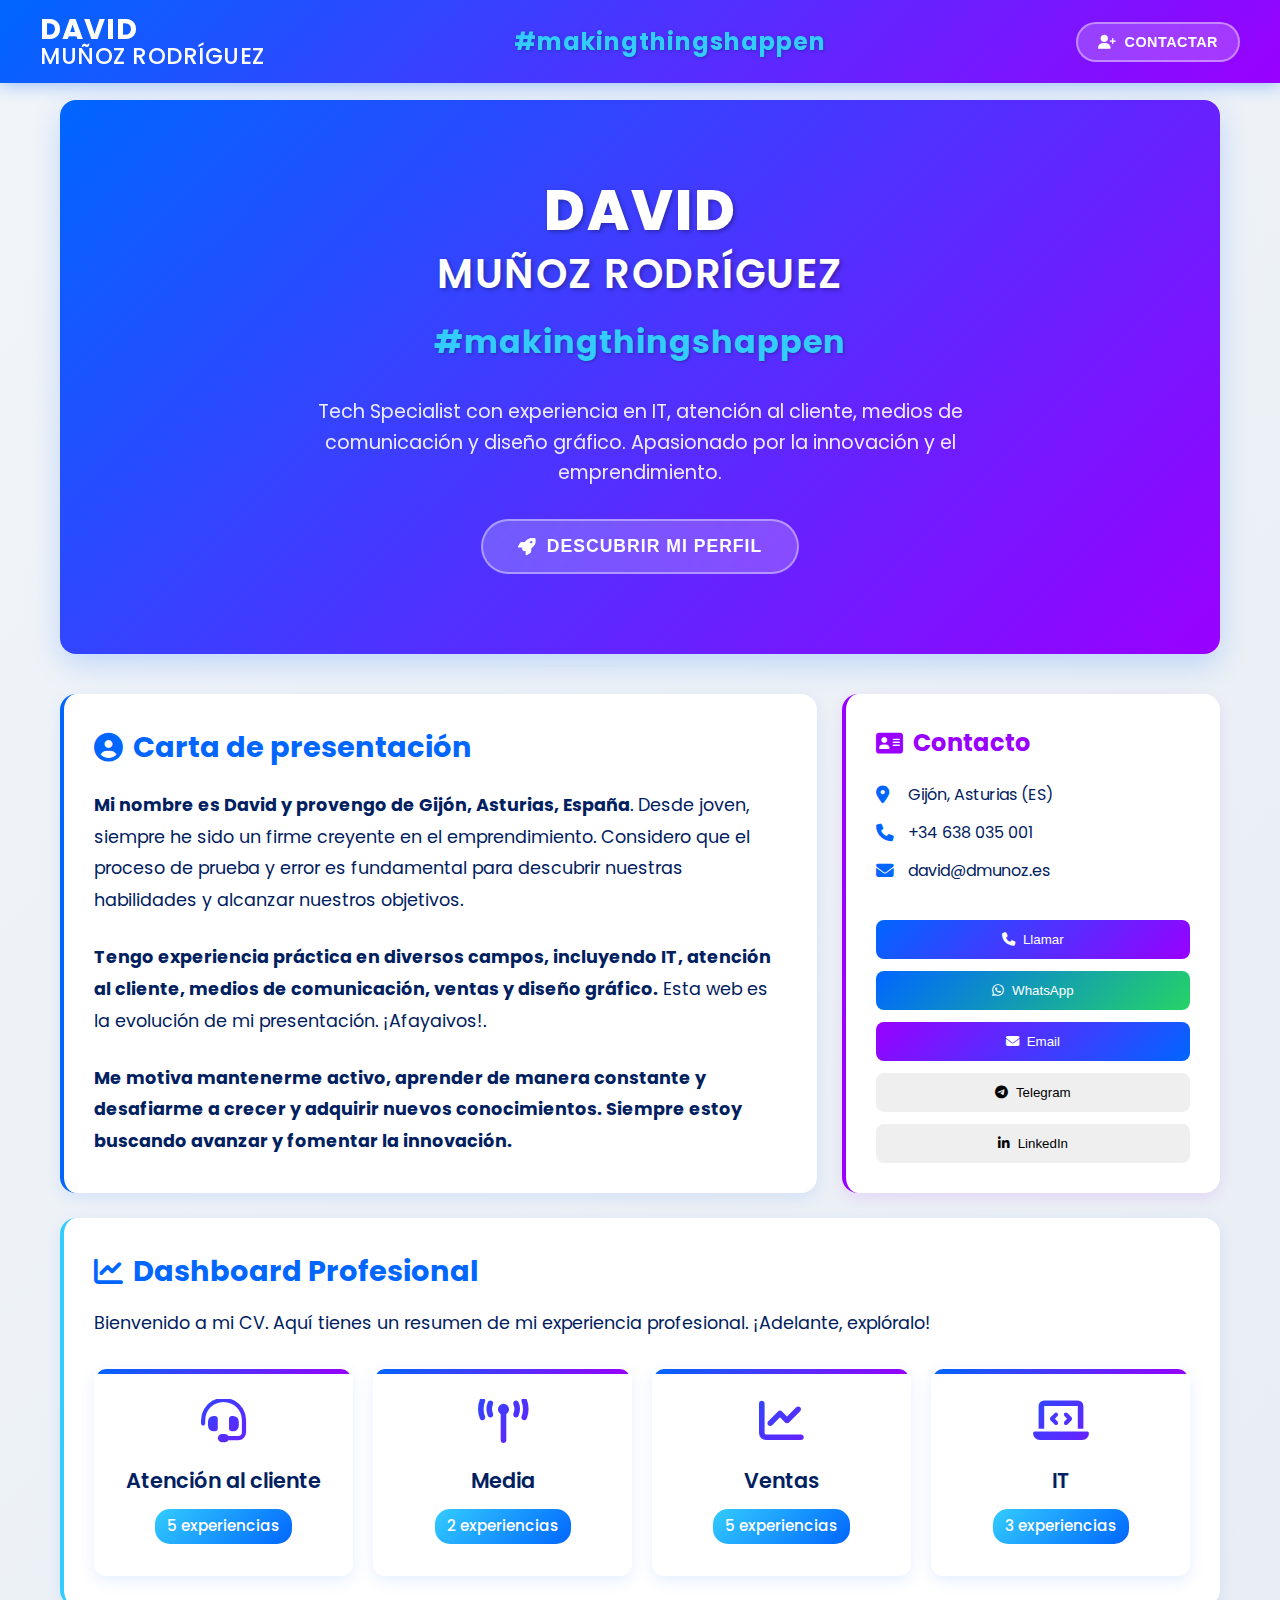
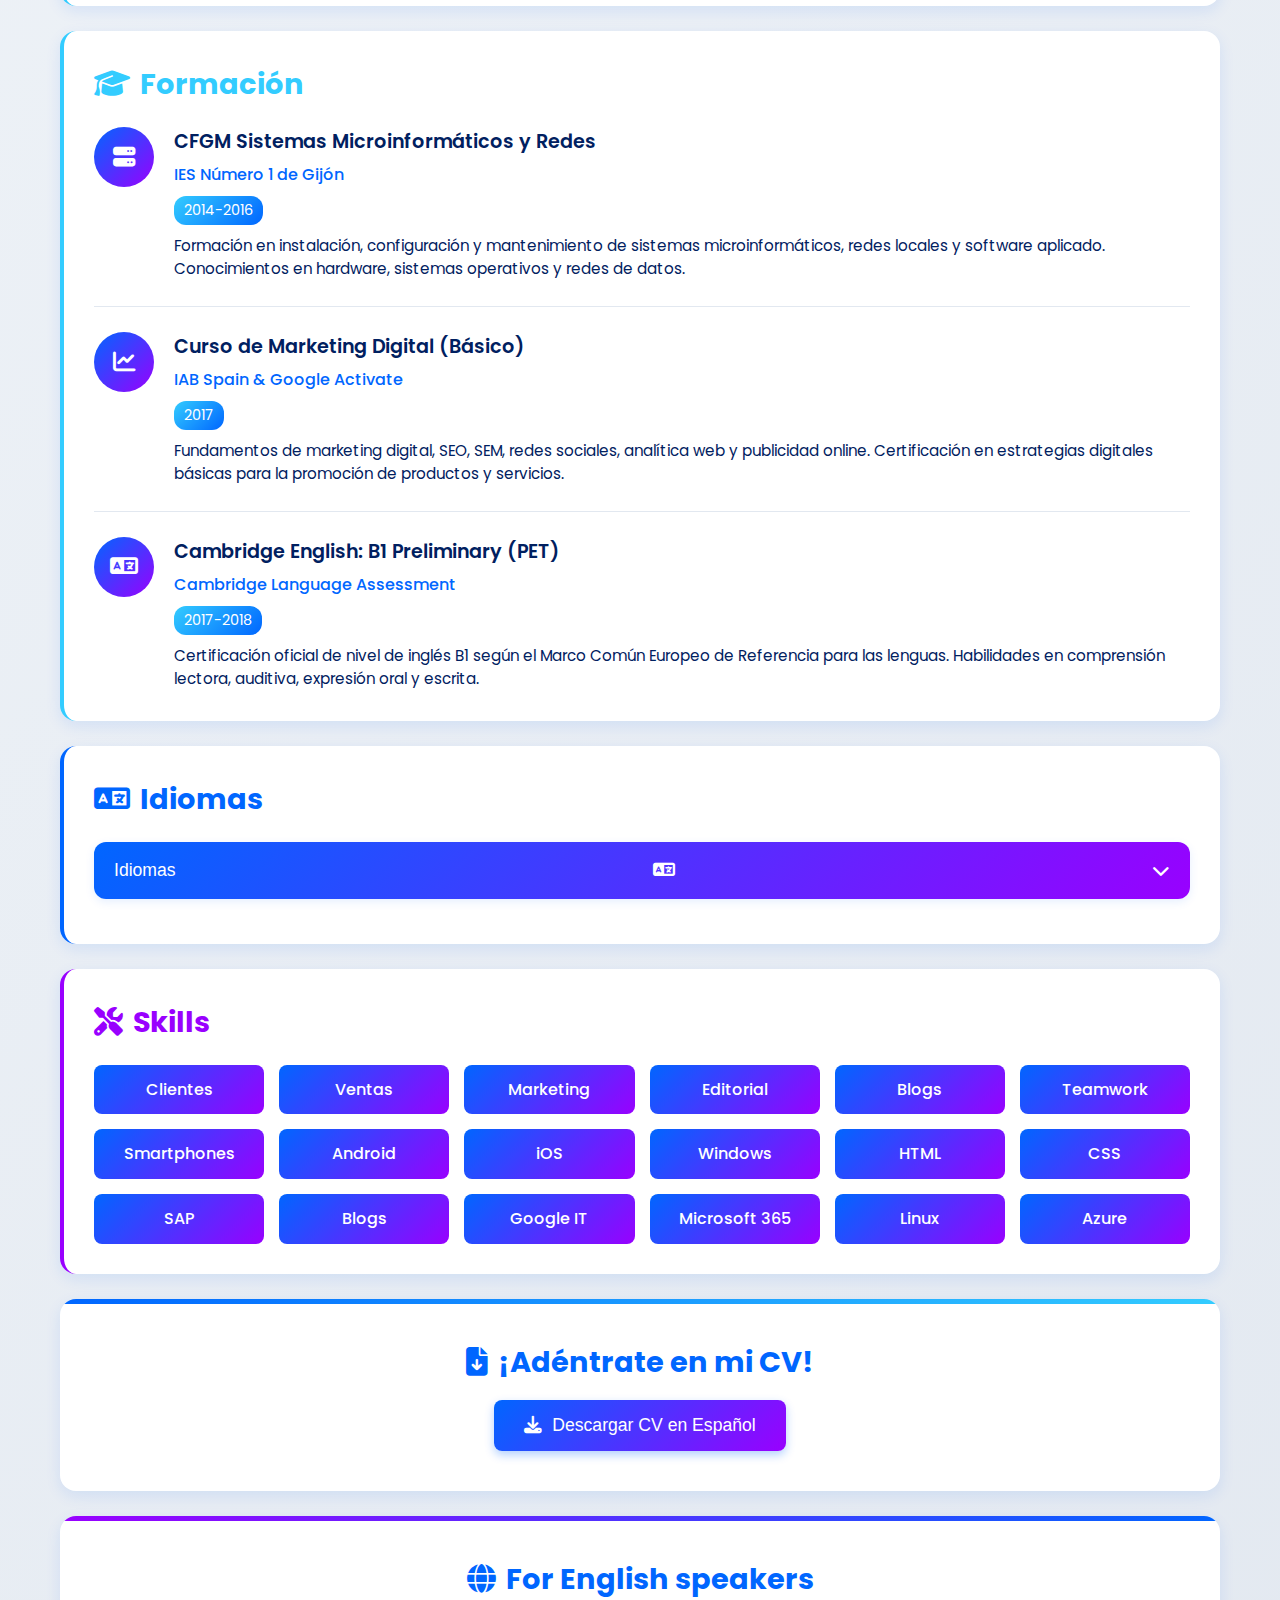
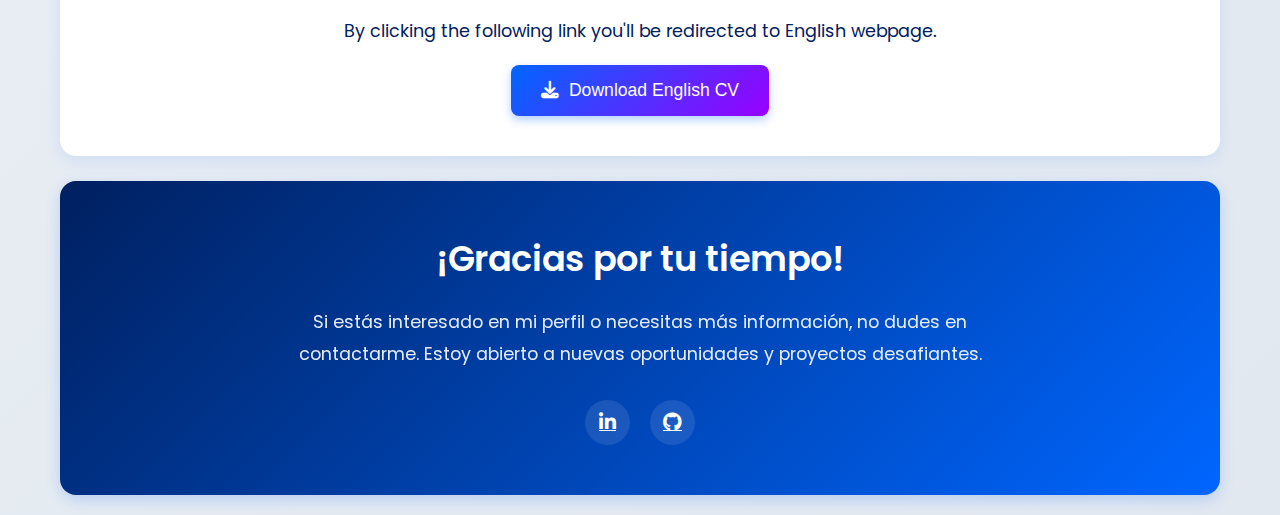
<file: index11.html>
<!DOCTYPE html>
<html lang="es">
<head>
  <meta charset="UTF-8">
  <meta name="viewport" content="width=device-width, initial-scale=1.0">
  <title>David Muñoz Rodriguez - Tech Specialist</title>
  <link rel="stylesheet" href="https://cdnjs.cloudflare.com/ajax/libs/font-awesome/6.4.0/css/all.min.css">
  <link href="https://fonts.googleapis.com/css2?family=Poppins:wght@300;400;500;600;700&display=swap" rel="stylesheet">
  <style>
    /* Paleta de colores exacta */
    :root {
      --primary: #0066FF;
      --secondary-1: #9900FF;
      --secondary-2: #33CCFF;
      --dark-text: #002060;
      --light: #f8fafc;
      --gray: #64748b;
      --success: #22c55e;
    }
    
    /* Reset y estilos base */
    * {
      margin: 0;
      padding: 0;
      box-sizing: border-box;
    }
    
    body {
      font-family: 'Poppins', sans-serif;
      background: linear-gradient(135deg, #f1f5f9 0%, #e2e8f0 100%);
      color: var(--dark-text);
      line-height: 1.6;
      padding: 0;
      padding-top: 80px;
    }
    
    .container {
      max-width: 1200px;
      margin: 0 auto;
      padding: 20px;
    }
    
    /* Banner Sticky */
    .sticky-banner {
      position: fixed;
      top: 0;
      left: 0;
      width: 100%;
      background: linear-gradient(135deg, var(--primary) 0%, var(--secondary-1) 100%);
      color: white;
      box-shadow: 0 4px 15px rgba(0, 102, 255, 0.3);
      z-index: 1000;
      padding: 15px 40px;
      display: flex;
      justify-content: space-between;
      align-items: center;
      transition: all 0.3s ease;
    }
    
    .sticky-banner.compact {
      padding: 10px 40px;
      box-shadow: 0 2px 10px rgba(0, 102, 255, 0.2);
    }
    
    .banner-name-container {
      display: flex;
      flex-direction: column;
    }
    
    .banner-firstname {
      font-size: 1.8rem;
      font-weight: 700;
      margin: 0;
      line-height: 1;
      text-transform: uppercase;
      letter-spacing: 1px;
    }
    
    .banner-fullname {
      font-size: 1.4rem;
      font-weight: 500;
      margin: 0;
      line-height: 1.1;
      text-transform: uppercase;
      letter-spacing: 0.5px;
    }
    
    .banner-slogan {
      font-size: 1.5rem;
      font-weight: 700;
      color: var(--secondary-2);
      text-shadow: 1px 1px 3px rgba(0, 32, 96, 0.4);
      letter-spacing: 1px;
    }
    
    .banner-contact-btn {
      padding: 10px 20px;
      background: rgba(255, 255, 255, 0.2);
      backdrop-filter: blur(10px);
      color: white;
      border: 2px solid rgba(255, 255, 255, 0.4);
      border-radius: 30px;
      font-weight: 600;
      cursor: pointer;
      transition: all 0.3s ease;
      display: flex;
      align-items: center;
      gap: 8px;
      font-size: 0.9rem;
      text-transform: uppercase;
      letter-spacing: 0.5px;
    }
    
    .banner-contact-btn:hover {
      background: linear-gradient(135deg, var(--secondary-2) 0%, var(--primary) 100%);
      transform: translateY(-2px);
      box-shadow: 0 5px 15px rgba(51, 204, 255, 0.4);
    }
    
    /* Banner de Bienvenida */
    .welcome-banner {
      background: linear-gradient(135deg, var(--primary) 0%, var(--secondary-1) 100%);
      color: white;
      padding: 80px 40px;
      border-radius: 16px;
      margin-bottom: 40px;
      text-align: center;
      position: relative;
      overflow: hidden;
      box-shadow: 0 10px 30px rgba(0, 102, 255, 0.2);
    }
    
    .welcome-banner::before {
      content: '';
      position: absolute;
      top: 0;
      left: 0;
      width: 100%;
      height: 100%;
      background: url('https://images.unsplash.com/photo-1517245386807-bb43f82c33c4?ixlib=rb-4.0.3&auto=format&fit=crop&w=1500&q=80') center/cover no-repeat;
      opacity: 0.15;
      z-index: -1;
    }
    
    .welcome-name {
      font-size: 3.5rem;
      font-weight: 800;
      margin: 0;
      line-height: 1.1;
      text-transform: uppercase;
      letter-spacing: 2px;
      text-shadow: 2px 2px 4px rgba(0, 0, 0, 0.3);
    }
    
    .welcome-surname {
      font-size: 2.5rem;
      font-weight: 600;
      margin: 10px 0 20px 0;
      line-height: 1.1;
      text-transform: uppercase;
      letter-spacing: 1.5px;
      text-shadow: 2px 2px 4px rgba(0, 0, 0, 0.3);
    }
    
    .welcome-slogan {
      font-size: 2rem;
      font-weight: 700;
      color: var(--secondary-2);
      margin: 20px 0 30px 0;
      text-shadow: 1px 1px 3px rgba(0, 0, 0, 0.3);
      letter-spacing: 1px;
    }
    
    .welcome-text {
      font-size: 1.2rem;
      max-width: 700px;
      margin: 0 auto 30px auto;
      opacity: 0.9;
      line-height: 1.6;
    }
    
    .welcome-btn {
      padding: 15px 35px;
      background: rgba(255, 255, 255, 0.2);
      backdrop-filter: blur(10px);
      color: white;
      border: 2px solid rgba(255, 255, 255, 0.4);
      border-radius: 30px;
      font-weight: 600;
      cursor: pointer;
      transition: all 0.3s ease;
      display: inline-flex;
      align-items: center;
      gap: 10px;
      font-size: 1.1rem;
      text-transform: uppercase;
      letter-spacing: 1px;
    }
    
    .welcome-btn:hover {
      background: linear-gradient(135deg, var(--secondary-2) 0%, var(--primary) 100%);
      transform: translateY(-3px);
      box-shadow: 0 8px 20px rgba(51, 204, 255, 0.4);
    }
    
    /* Main content */
    .main {
      display: grid;
      grid-template-columns: 2fr 1fr;
      gap: 25px;
      margin-bottom: 25px;
    }
    
    .about {
      background: white;
      padding: 30px;
      border-radius: 16px;
      box-shadow: 0 5px 15px rgba(0, 102, 255, 0.1);
      transition: transform 0.3s ease, box-shadow 0.3s ease;
      border-left: 4px solid var(--primary);
    }
    
    .about:hover {
      transform: translateY(-5px);
      box-shadow: 0 8px 20px rgba(0, 102, 255, 0.15);
    }
    
    .about h1 {
      color: var(--primary);
      margin-bottom: 20px;
      font-size: 1.8rem;
      display: flex;
      align-items: center;
      gap: 10px;
    }
    
    .about p {
      font-size: 1.1rem;
      line-height: 1.8;
      color: var(--dark-text);
    }
    
    .contact {
      background: white;
      padding: 30px;
      border-radius: 16px;
      box-shadow: 0 5px 15px rgba(153, 0, 255, 0.1);
      display: flex;
      flex-direction: column;
      transition: transform 0.3s ease, box-shadow 0.3s ease;
      border-left: 4px solid var(--secondary-1);
    }
    
    .contact:hover {
      transform: translateY(-5px);
      box-shadow: 0 8px 20px rgba(153, 0, 255, 0.15);
    }
    
    .contact h3 {
      color: var(--secondary-1);
      margin-bottom: 20px;
      font-size: 1.5rem;
      display: flex;
      align-items: center;
      gap: 10px;
    }
    
    .contact-info {
      margin-bottom: 25px;
    }
    
    .contact-info p {
      margin-bottom: 12px;
      display: flex;
      align-items: center;
      color: var(--dark-text);
    }
    
    .contact-info i {
      margin-right: 12px;
      color: var(--primary);
      width: 20px;
      font-size: 1.1rem;
    }
    
    .contact-buttons {
      display: flex;
      flex-direction: column;
      gap: 12px;
    }
    
    .contact-btn {
      padding: 12px 15px;
      border: none;
      border-radius: 8px;
      font-weight: 500;
      cursor: pointer;
      transition: all 0.3s ease;
      display: flex;
      align-items: center;
      justify-content: center;
      gap: 8px;
    }
    
    .btn-call {
      background: linear-gradient(135deg, var(--primary) 0%, var(--secondary-1) 100%);
      color: white;
    }
    
    .btn-whatsapp {
      background: linear-gradient(135deg, var(--primary) 0%, #25d366 100%);
      color: white;
    }
    
    .btn-email {
      background: linear-gradient(135deg, var(--secondary-1) 0%, var(--primary) 100%);
      color: white;
    }
    
    .contact-btn:hover {
      opacity: 0.9;
      transform: translateY(-2px);
      box-shadow: 0 4px 8px rgba(0, 0, 0, 0.2);
    }
    
    /* Dashboard - Rediseñado con tarjetas */
    #dashboard {
      background: white;
      padding: 30px;
      border-radius: 16px;
      box-shadow: 0 5px 15px rgba(0, 102, 255, 0.1);
      margin-bottom: 25px;
      border-left: 4px solid var(--secondary-2);
    }
    
    #dashboard h1 {
      color: var(--primary);
      margin-bottom: 15px;
      font-size: 1.8rem;
      display: flex;
      align-items: center;
      gap: 10px;
    }
    
    #dashboard > p {
      font-size: 1.1rem;
      margin-bottom: 25px;
      color: var(--dark-text);
    }
    
    /* Tarjetas de categorías - MEJORADO para mejor alineación */
    .categories-grid {
      display: grid;
      grid-template-columns: repeat(auto-fill, minmax(250px, 1fr));
      gap: 20px;
      margin-top: 30px;
    }
    
    .category-card {
      background: white;
      border-radius: 12px;
      padding: 30px 25px;
      text-align: center;
      box-shadow: 0 5px 15px rgba(0, 102, 255, 0.1);
      transition: all 0.3s ease;
      cursor: pointer;
      border: 2px solid transparent;
      position: relative;
      overflow: hidden;
      display: flex;
      flex-direction: column;
      align-items: center;
      justify-content: center;
      min-height: 200px;
    }
    
    .category-card::before {
      content: '';
      position: absolute;
      top: 0;
      left: 0;
      width: 100%;
      height: 5px;
      background: linear-gradient(135deg, var(--primary) 0%, var(--secondary-1) 100%);
    }
    
    .category-card:hover {
      transform: translateY(-5px);
      box-shadow: 0 8px 20px rgba(0, 102, 255, 0.2);
      border-color: var(--primary);
    }
    
    .category-icon {
      font-size: 2.8rem;
      margin-bottom: 20px;
      background: linear-gradient(135deg, var(--primary) 0%, var(--secondary-1) 100%);
      -webkit-background-clip: text;
      -webkit-text-fill-color: transparent;
      background-clip: text;
      display: flex;
      justify-content: center;
      width: 100%;
    }
    
    .category-title {
      font-size: 1.3rem;
      font-weight: 600;
      margin-bottom: 12px;
      color: var(--dark-text);
      text-align: center;
      width: 100%;
    }
    
    .category-count {
      background: linear-gradient(135deg, var(--secondary-2) 0%, var(--primary) 100%);
      color: white;
      padding: 5px 12px;
      border-radius: 15px;
      font-size: 0.95rem;
      display: inline-block;
      font-weight: 500;
    }
    
    /* NUEVA SECCIÓN: Formación */
    .education-section {
      background: white;
      padding: 30px;
      border-radius: 16px;
      box-shadow: 0 5px 15px rgba(0, 102, 255, 0.1);
      margin-bottom: 25px;
      border-left: 4px solid var(--secondary-2);
    }
    
    .education-section h2 {
      color: var(--secondary-2);
      margin-bottom: 20px;
      font-size: 1.8rem;
      display: flex;
      align-items: center;
      gap: 10px;
    }
    
    .education-item {
        display: flex;
        margin-bottom: 25px;
        padding-bottom: 25px;
        border-bottom: 1px solid #e2e8f0;
        text-align: left;
    }
    
    .education-item:last-child {
      border-bottom: none;
      margin-bottom: 0;
      padding-bottom: 0;
    }
    
    .education-icon {
        min-width: 60px;
        width: 60px;
        height: 60px;
        margin-right: 20px;
        background: linear-gradient(135deg, var(--primary) 0%, var(--secondary-1) 100%);
        border-radius: 50%;
        display: flex;
        align-items: center;
        justify-content: center;
        color: white;
        font-size: 1.5rem;
        aspect-ratio: 1 / 1;
        flex-shrink: 0;
    }
    
    .education-content {
      flex: 1;
    }
    
    .education-title {
      font-size: 1.2rem;
      font-weight: 600;
      margin-bottom: 5px;
      color: var(--dark-text);
    }
    
    .education-institution {
      font-size: 1rem;
      color: var(--primary);
      margin-bottom: 8px;
      font-weight: 500;
    }
    
    .education-duration {
      display: inline-block;
      background: linear-gradient(135deg, var(--secondary-2) 0%, var(--primary) 100%);
      color: white;
      padding: 3px 10px;
      border-radius: 12px;
      font-size: 0.9rem;
      margin-bottom: 10px;
    }
    
    .education-description {
      font-size: 0.95rem;
      color: var(--dark-text);
      line-height: 1.5;
    }
    
    /* NUEVA SECCIÓN: Idiomas */
    .languages-section {
      background: white;
      padding: 30px;
      border-radius: 16px;
      box-shadow: 0 5px 15px rgba(0, 102, 255, 0.1);
      margin-bottom: 25px;
      border-left: 4px solid var(--primary);
    }
    
    .languages-section h2 {
      color: var(--primary);
      margin-bottom: 20px;
      font-size: 1.8rem;
      display: flex;
      align-items: center;
      gap: 10px;
    }
    
    .accordion {
      margin-bottom: 15px;
      border-radius: 12px;
      overflow: hidden;
      box-shadow: 0 3px 10px rgba(0, 102, 255, 0.1);
    }
    
    .accordion-btn {
      background: linear-gradient(135deg, var(--primary) 0%, var(--secondary-1) 100%);
      color: white;
      cursor: pointer;
      padding: 18px 20px;
      width: 100%;
      border: none;
      text-align: left;
      outline: none;
      font-size: 1.1rem;
      font-weight: 500;
      transition: background 0.3s ease;
      display: flex;
      justify-content: space-between;
      align-items: center;
    }
    
    .accordion-btn:hover {
      background: linear-gradient(135deg, var(--secondary-1) 0%, var(--primary) 100%);
    }
    
    .accordion-btn::after {
      content: '\f078';
      font-family: 'Font Awesome 5 Free';
      font-weight: 900;
      transition: transform 0.3s ease;
    }
    
    .accordion-btn.active::after {
      transform: rotate(180deg);
    }
    
    .accordion-content {
      max-height: 0;
      overflow: hidden;
      transition: max-height 0.4s ease, padding 0.3s ease;
      background-color: var(--light);
    }
    
    .accordion-content.active {
      max-height: 500px;
      padding: 20px;
    }
    
    .language-item {
      display: flex;
      justify-content: space-between;
      align-items: center;
      padding: 12px 0;
      border-bottom: 1px solid #e2e8f0;
    }
    
    .language-item:last-child {
      border-bottom: none;
    }
    
    .language-name {
      font-weight: 600;
      color: var(--dark-text);
    }
    
    .language-level {
      background: linear-gradient(135deg, var(--secondary-2) 0%, var(--primary) 100%);
      color: white;
      padding: 4px 10px;
      border-radius: 12px;
      font-size: 0.9rem;
    }
    
    /* NUEVA SECCIÓN: Skills */
    .skills-section {
      background: white;
      padding: 30px;
      border-radius: 16px;
      box-shadow: 0 5px 15px rgba(0, 102, 255, 0.1);
      margin-bottom: 25px;
      border-left: 4px solid var(--secondary-1);
    }
    
    .skills-section h2 {
      color: var(--secondary-1);
      margin-bottom: 20px;
      font-size: 1.8rem;
      display: flex;
      align-items: center;
      gap: 10px;
    }
    
    .skills-grid {
      display: grid;
      grid-template-columns: repeat(auto-fill, minmax(150px, 1fr));
      gap: 15px;
    }
    
    .skill-item {
      background: linear-gradient(135deg, var(--primary) 0%, var(--secondary-1) 100%);
      color: white;
      padding: 12px 15px;
      border-radius: 8px;
      text-align: center;
      font-weight: 500;
      transition: all 0.3s ease;
      cursor: default;
    }
    
    .skill-item:hover {
      transform: translateY(-3px);
      box-shadow: 0 5px 15px rgba(0, 102, 255, 0.3);
      background: linear-gradient(135deg, var(--secondary-1) 0%, var(--primary) 100%);
    }
    
    /* Modal para experiencias */
    .modal {
      display: none;
      position: fixed;
      top: 0;
      left: 0;
      width: 100%;
      height: 100%;
      background: rgba(0, 0, 0, 0.7);
      z-index: 2000;
      overflow-y: auto;
    }
    
    .modal-content {
      background: white;
      margin: 50px auto;
      padding: 30px;
      border-radius: 16px;
      width: 90%;
      max-width: 800px;
      position: relative;
      box-shadow: 0 10px 30px rgba(0, 102, 255, 0.2);
    }
    
    .close-modal {
      position: absolute;
      top: 20px;
      right: 20px;
      font-size: 1.5rem;
      cursor: pointer;
      color: var(--gray);
      transition: color 0.3s ease;
    }
    
    .close-modal:hover {
      color: var(--primary);
    }
    
    .modal-title {
      color: var(--primary);
      margin-bottom: 20px;
      font-size: 1.8rem;
      display: flex;
      align-items: center;
      gap: 10px;
    }
    
    /* Experiencias dentro del modal - MEJORADO con descripción */
    .job {
      display: flex;
      align-items: flex-start;
      padding: 20px;
      border-bottom: 1px solid #e2e8f0;
      transition: background 0.2s ease;
      flex-direction: column;
    }
    
    .job-header {
      display: flex;
      align-items: center;
      width: 100%;
      margin-bottom: 12px;
    }
    
    .job:last-child {
      border-bottom: none;
    }
    
    .job:hover {
      background: rgba(51, 204, 255, 0.05);
      border-radius: 8px;
    }
    
    .job-logo {
      width: 60px;
      height: 60px;
      margin-right: 20px;
      object-fit: contain;
      background: white;
      padding: 8px;
      border-radius: 10px;
      box-shadow: 0 2px 8px rgba(0, 102, 255, 0.1);
      flex-shrink: 0;
      border: 1px solid rgba(0, 102, 255, 0.1);
    }
    
    .job-info {
      flex: 1;
    }
    
    .job-info h4 {
      margin: 0;
      font-size: 1.1rem;
      font-weight: 600;
      color: var(--dark-text);
    }
    
    .job-info p {
      margin: 5px 0;
      font-size: 0.95rem;
      color: var(--dark-text);
      opacity: 0.8;
    }
    
    .job-duration {
      display: inline-block;
      background: linear-gradient(135deg, var(--primary) 0%, var(--secondary-2) 100%);
      color: white;
      padding: 3px 8px;
      border-radius: 12px;
      font-size: 0.8rem;
      margin-top: 5px;
    }
    
    .job-description {
      margin-top: 10px;
      font-size: 0.9rem;
      color: var(--dark-text);
      line-height: 1.5;
      background: #f8fafc;
      padding: 12px;
      border-radius: 8px;
      border-left: 3px solid var(--secondary-2);
    }
    
    .job-description ul {
      margin: 8px 0;
      padding-left: 20px;
    }
    
    .job-description li {
      margin-bottom: 5px;
    }
    
    /* CV Español e Inglés */
    .cvesp, .cveng {
      background: white;
      padding: 40px 30px;
      border-radius: 16px;
      box-shadow: 0 5px 15px rgba(0, 102, 255, 0.1);
      text-align: center;
      margin-bottom: 25px;
      transition: transform 0.3s ease, box-shadow 0.3s ease;
      position: relative;
      overflow: hidden;
    }
    
    .cvesp::before, .cveng::before {
      content: '';
      position: absolute;
      top: 0;
      left: 0;
      width: 100%;
      height: 5px;
    }
    
    .cvesp::before {
      background: linear-gradient(135deg, var(--primary) 0%, var(--secondary-2) 100%);
    }
    
    .cveng::before {
      background: linear-gradient(135deg, var(--secondary-1) 0%, var(--primary) 100%);
    }
    
    .cvesp:hover, .cveng:hover {
      transform: translateY(-5px);
      box-shadow: 0 8px 20px rgba(0, 102, 255, 0.2);
    }
    
    .cvesp h1, .cveng h1 {
      color: var(--primary);
      margin-bottom: 15px;
      font-size: 1.8rem;
      display: flex;
      align-items: center;
      justify-content: center;
      gap: 10px;
    }
    
    .cveng p {
      font-size: 1.1rem;
      margin-bottom: 20px;
      color: var(--dark-text);
      max-width: 600px;
      margin-left: auto;
      margin-right: auto;
    }
    
    .cv-btn {
      padding: 15px 30px;
      background: linear-gradient(135deg, var(--primary) 0%, var(--secondary-1) 100%);
      color: white;
      border: none;
      border-radius: 8px;
      font-size: 1.1rem;
      font-weight: 500;
      cursor: pointer;
      transition: all 0.3s ease;
      display: inline-flex;
      align-items: center;
      gap: 10px;
      box-shadow: 0 4px 10px rgba(0, 102, 255, 0.3);
    }
    
    .cv-btn:hover {
      transform: translateY(-3px);
      box-shadow: 0 6px 15px rgba(0, 102, 255, 0.4);
      background: linear-gradient(135deg, var(--secondary-1) 0%, var(--primary) 100%);
    }
    
    /* Footer */
    .footer {
      background: linear-gradient(135deg, var(--dark-text) 0%, var(--primary) 100%);
      padding: 50px 30px;
      border-radius: 16px;
      text-align: center;
      color: white;
      box-shadow: 0 5px 15px rgba(0, 102, 255, 0.2);
    }
    
    #ending {
      font-size: 2.2rem;
      margin-bottom: 20px;
      font-weight: 600;
    }
    
    .footer p {
      font-size: 1.1rem;
      max-width: 700px;
      margin: 0 auto;
      opacity: 0.9;
      line-height: 1.8;
    }
    
    .social-links {
      display: flex;
      justify-content: center;
      gap: 20px;
      margin-top: 30px;
    }
    
    .social-link {
      width: 45px;
      height: 45px;
      border-radius: 50%;
      background: rgba(255, 255, 255, 0.1);
      display: flex;
      align-items: center;
      justify-content: center;
      color: white;
      font-size: 1.2rem;
      transition: all 0.3s ease;
    }
    
    .social-link:hover {
      background: var(--secondary-2);
      transform: translateY(-3px);
      color: var(--dark-text);
    }
    
    /* --- RESPONSIVE --- */
    @media (max-width: 1024px) {
      .main {
        grid-template-columns: 1fr;
      }
      
      .welcome-name {
        font-size: 3rem;
      }
      
      .welcome-surname {
        font-size: 2rem;
      }
      
      .welcome-slogan {
        font-size: 1.8rem;
      }
      
      .banner-firstname {
        font-size: 1.6rem;
      }
      
      .banner-fullname {
        font-size: 1.2rem;
      }
      
      .banner-slogan {
        font-size: 1.3rem;
      }
      
      .categories-grid {
        grid-template-columns: repeat(auto-fill, minmax(200px, 1fr));
      }
      
      .skills-grid {
        grid-template-columns: repeat(auto-fill, minmax(130px, 1fr));
      }
      
      .education-item {
        flex-direction: column;
        text-align: center;
        align-items: center;
      }
      
      .education-icon {
        min-width: 50px;
        width: 50px;
        height: 50px;
        font-size: 1.3rem;
      }
    }
    
    @media (max-width: 768px) {
      body {
        padding-top: 70px;
      }
      
      .container {
        padding: 15px;
      }
      
      .sticky-banner {
        padding: 10px 20px;
      }
      
      .sticky-banner.compact {
        padding: 8px 20px;
      }
      
      .banner-firstname {
        font-size: 1.4rem;
      }
      
      .banner-fullname {
        font-size: 1rem;
      }
      
      .banner-slogan {
        font-size: 1.1rem;
      }
      
      .banner-contact-btn {
        padding: 8px 15px;
        font-size: 0.8rem;
      }
      
      .welcome-banner {
        padding: 60px 20px;
      }
      
      .welcome-name {
        font-size: 2.5rem;
      }
      
      .welcome-surname {
        font-size: 1.8rem;
      }
      
      .welcome-slogan {
        font-size: 1.5rem;
      }
      
      .welcome-text {
        font-size: 1.1rem;
      }
      
      .welcome-btn {
        padding: 12px 25px;
        font-size: 1rem;
      }
      
      .about, .contact, #dashboard, .cvesp, .cveng, .languages-section, .skills-section, .education-section {
        padding: 20px;
      }
      
      .job-header {
        flex-direction: column;
        text-align: center;
      }
      
      .job-logo {
        margin-right: 0;
        margin-bottom: 15px;
      }
      
      .social-links {
        flex-wrap: wrap;
      }
      
      .categories-grid {
        grid-template-columns: 1fr;
      }
      
      .category-card {
        min-height: 180px;
        padding: 25px 20px;
      }
      
      .category-icon {
        font-size: 2.5rem;
        margin-bottom: 15px;
      }
      
      .skills-grid {
        grid-template-columns: repeat(auto-fill, minmax(120px, 1fr));
      }
    }

    .education-icon {
      min-width: 60px;
      width: 60px;
      height: 60px;
      font-size: 1.4rem;
      margin-bottom: 15px;
    }
  
    
    @media (max-width: 480px) {
      body {
        padding-top: 60px;
      }
      
      .sticky-banner {
        padding: 8px 15px;
      }
      
      .sticky-banner.compact {
        padding: 6px 15px;
      }
      
      .banner-firstname {
        font-size: 1.2rem;
      }
      
      .banner-fullname {
        font-size: 0.9rem;
      }
      
      .banner-slogan {
        font-size: 0.9rem;
        display: none;
      }
      
      .banner-contact-btn {
        padding: 6px 12px;
        font-size: 0.7rem;
      }
      
      .welcome-banner {
        padding: 40px 15px;
      }
      
      .welcome-name {
        font-size: 2rem;
      }
      
      .welcome-surname {
        font-size: 1.5rem;
      }
      
      .welcome-slogan {
        font-size: 1.2rem;
      }
      
      .welcome-text {
        font-size: 1rem;
      }
      
      .welcome-btn {
        padding: 10px 20px;
        font-size: 0.9rem;
      }
      
      .about h1, #dashboard h1, .cvesp h1, .cveng h1, .languages-section h2, .skills-section h2, .education-section h2 {
        font-size: 1.5rem;
      }
      
      .about, .contact, #dashboard, .cvesp, .cveng, .languages-section, .skills-section, .education-section {
        padding: 15px;
      }
      
      .cv-btn {
        padding: 12px 25px;
        font-size: 1rem;
      }
      
      #ending {
        font-size: 1.8rem;
      }
      
      .contact-buttons {
        gap: 10px;
      }
      
      .contact-btn {
        padding: 10px 12px;
        font-size: 0.9rem;
      }
      
      .modal-content {
        padding: 20px 15px;
      }
      
      .category-card {
        min-height: 160px;
        padding: 20px 15px;
      }
      
      .category-icon {
        font-size: 2.2rem;
        margin-bottom: 12px;
      }
      
      .category-title {
        font-size: 1.2rem;
      }
      
      .category-count {
        font-size: 0.9rem;
        padding: 4px 10px;
      }
      
      .job {
        padding: 15px;
      }
      
      .skills-grid {
        grid-template-columns: repeat(auto-fill, minmax(100px, 1fr));
        gap: 10px;
      }
      
      .skill-item {
        padding: 10px;
        font-size: 0.9rem;
      }
      
      .education-icon {
        min-width: 50px;
        width: 50px;
        height: 50px;
        font-size: 1.2rem;
        margin-bottom: 12px;
      }
    }
  </style>
</head>
<body>
  <!-- Banner Sticky -->
  <div class="sticky-banner" id="stickyBanner">
    <div class="banner-name-container">
      <div class="banner-firstname">DAVID</div>
      <div class="banner-fullname">MUÑOZ RODRÍGUEZ</div>
    </div>
    
    <div class="banner-slogan">#makingthingshappen</div>
    
    <button class="banner-contact-btn">
      <i class="fas fa-user-plus"></i> Contactar
    </button>
  </div>

  <div class="container">
    <!-- Banner de Bienvenida -->
    <div class="welcome-banner">
      <div class="welcome-name">DAVID</div>
      <div class="welcome-surname">MUÑOZ RODRÍGUEZ</div>
      <div class="welcome-slogan">#makingthingshappen</div>
      <p class="welcome-text">Tech Specialist con experiencia en IT, atención al cliente, medios de comunicación y diseño gráfico. Apasionado por la innovación y el emprendimiento.</p>
      <button class="welcome-btn">
        <i class="fas fa-rocket"></i> Descubrir mi perfil
      </button>
    </div>

    <!-- ABOUT + CONTACT -->
    <div class="main">
      <div class="about">
        <h1 id="letter"><i class="fas fa-user-circle"></i> Carta de presentación</h1>
        <p> <strong>Mi nombre es David y provengo de Gijón, Asturias, España</strong>. Desde joven, siempre he sido un firme creyente en el emprendimiento. Considero que el proceso de prueba y error es fundamental para descubrir nuestras habilidades y alcanzar nuestros objetivos.</p>
        <br>
        <p> <strong>Tengo experiencia práctica en diversos campos, incluyendo IT, atención al cliente, medios de comunicación, ventas y diseño gráfico.</strong> Esta web es la evolución de mi presentación. ¡Afayaivos!.</p>
        <br>    
        <p> <strong>Me motiva mantenerme activo, aprender de manera constante y desafiarme a crecer y adquirir nuevos conocimientos. Siempre estoy buscando avanzar y fomentar la innovación.</strong></p>
      </div>

      <div class="contact">
        <h3><i class="fas fa-address-card"></i> Contacto</h3>
        <div class="contact-info">
          <p><i class="fas fa-map-marker-alt"></i> Gijón, Asturias (ES)</p>
          <p><i class="fas fa-phone"></i> +34 638 035 001</p>
          <p><i class="fas fa-envelope"></i> david@dmunoz.es</p>
        </div>
        <div class="contact-buttons">
          <button class="contact-btn btn-call"><i class="fas fa-phone"></i> Llamar</button>
          <button class="contact-btn btn-whatsapp"><i class="fab fa-whatsapp"></i> WhatsApp</button>
          <button class="contact-btn btn-email"><i class="fas fa-envelope"></i> Email</button>
          <button class="contact-btn btn-telegram"><i class="fab fa-telegram"></i> Telegram</button>
          <button class="contact-btn btn-linkedin"><i class="fab fa-linkedin-in"></i> LinkedIn</button>
        </div>
      </div>
    </div>

    
    <!-- DASHBOARD (Tarjetas de categorías) -->
    <div id="dashboard">
        <h1><i class="fas fa-chart-line"></i> Dashboard Profesional</h1>
        <p>Bienvenido a mi CV. Aquí tienes un resumen de mi experiencia profesional. ¡Adelante, explóralo!</p>

        <div class="categories-grid">
            <!-- Atención al cliente -->
            <div class="category-card" data-category="customer-service">
                <div class="category-icon">
                    <i class="fas fa-headset"></i>
                </div>
                <h3 class="category-title">Atención al cliente</h3>
                <span class="category-count">5 experiencias</span>
            </div>

            <!-- Medios de comunicación -->
            <div class="category-card" data-category="media">
                <div class="category-icon">
                    <i class="fas fa-broadcast-tower"></i>
                </div>
                <h3 class="category-title">Media</h3>
                <span class="category-count">2 experiencias</span>
            </div>

            <!-- Ventas -->
            <div class="category-card" data-category="sales">
                <div class="category-icon">
                    <i class="fas fa-chart-line"></i>
                </div>
                <h3 class="category-title">Ventas</h3>
                <span class="category-count">5 experiencias</span>
            </div>

            <!-- Informática y Telecomunicaciones -->
            <div class="category-card" data-category="it">
                <div class="category-icon">
                    <i class="fas fa-laptop-code"></i>
                </div>
                <h3 class="category-title">IT</h3>
                <span class="category-count">3 experiencias</span>
            </div>
        </div>
    </div>

    <!-- NUEVA SECCIÓN: Formación -->
    <div class="education-section">
        <h2><i class="fas fa-graduation-cap"></i> Formación</h2>
        
        <div class="education-item">
            <div class="education-icon">
                <i class="fas fa-server"></i>
            </div>
            <div class="education-content">
                <h3 class="education-title">CFGM Sistemas Microinformáticos y Redes</h3>
                <p class="education-institution">IES Número 1 de Gijón</p>
                <span class="education-duration">2014-2016</span>
                <p class="education-description">Formación en instalación, configuración y mantenimiento de sistemas microinformáticos, redes locales y software aplicado. Conocimientos en hardware, sistemas operativos y redes de datos.</p>
            </div>
        </div>
        
        <div class="education-item">
            <div class="education-icon">
                <i class="fas fa-chart-line"></i>
            </div>
            <div class="education-content">
                <h3 class="education-title">Curso de Marketing Digital (Básico)</h3>
                <p class="education-institution">IAB Spain & Google Activate</p>
                <span class="education-duration">2017</span>
                <p class="education-description">Fundamentos de marketing digital, SEO, SEM, redes sociales, analítica web y publicidad online. Certificación en estrategias digitales básicas para la promoción de productos y servicios.</p>
            </div>
        </div>
        
        <div class="education-item">
            <div class="education-icon">
                <i class="fas fa-language"></i>
            </div>
            <div class="education-content">
                <h3 class="education-title">Cambridge English: B1 Preliminary (PET)</h3>
                <p class="education-institution">Cambridge Language Assessment</p>
                <span class="education-duration">2017-2018</span>
                <p class="education-description">Certificación oficial de nivel de inglés B1 según el Marco Común Europeo de Referencia para las lenguas. Habilidades en comprensión lectora, auditiva, expresión oral y escrita.</p>
            </div>
        </div>
    </div>

    <!-- NUEVA SECCIÓN: Idiomas -->
    <div class="languages-section">
        <h2><i class="fas fa-language"></i> Idiomas</h2>
        
        <div class="accordion">
            <button class="accordion-btn">Idiomas <i class="fas fa-language"></i></button>
            <div class="accordion-content">
                <div class="language-item">
                    <span class="language-name">Español</span>
                    <span class="language-level">Nativo</span>
                </div>
                <div class="language-item">
                    <span class="language-name">Inglés</span>
                    <span class="language-level">B1 (PET)</span>
                </div>
            </div>
        </div>
    </div>

    <!-- NUEVA SECCIÓN: Skills -->
    <div class="skills-section">
        <h2><i class="fas fa-tools"></i> Skills</h2>
        
        <div class="skills-grid">
            <div class="skill-item">Clientes</div>
            <div class="skill-item">Ventas</div>
            <div class="skill-item">Marketing</div>
            <div class="skill-item">Editorial</div>
            <div class="skill-item">Blogs</div>
            <div class="skill-item">Teamwork</div>
            <div class="skill-item">Smartphones</div>
            <div class="skill-item">Android</div>
            <div class="skill-item">iOS</div>
            <div class="skill-item">Windows</div>
            <div class="skill-item">HTML</div>
            <div class="skill-item">CSS</div>
            <div class="skill-item">SAP</div>
            <div class="skill-item">Blogs</div>
            <div class="skill-item">Google IT</div>
            <div class="skill-item">Microsoft 365</div>
            <div class="skill-item">Linux</div>
            <div class="skill-item">Azure</div>
        </div>
    </div>

    <!-- Modal para experiencias -->
    <div id="experienceModal" class="modal">
        <div class="modal-content">
            <span class="close-modal">&times;</span>
            <h2 class="modal-title"><i class="fas fa-briefcase"></i> <span id="modalTitle"></span></h2>
            <div id="modalContent"></div>
        </div>
    </div>

    <!-- CV Español -->
    <div class="cvesp">
      <h1><i class="fas fa-file-download"></i> ¡Adéntrate en mi CV!</h1>
      <button class="cv-btn"><i class="fas fa-download"></i> Descargar CV en Español</button>
    </div>

    <!-- CV Inglés -->
    <div class="cveng">
      <h1><i class="fas fa-globe"></i> For English speakers</h1>
      <p>By clicking the following link you'll be redirected to English webpage.</p>
      <button class="cv-btn"><i class="fas fa-download"></i> Download English CV</button>
    </div>

    <!-- FOOTER -->
    <div class="footer">
      <h1 id="ending">¡Gracias por tu tiempo!</h1>
      <p>Si estás interesado en mi perfil o necesitas más información, no dudes en contactarme. Estoy abierto a nuevas oportunidades y proyectos desafiantes.</p>
      
      <div class="social-links">
        <a href="#" class="social-link"><i class="fab fa-linkedin-in"></i></a>
        <a href="#" class="social-link"><i class="fab fa-github"></i></a>
      </div>
    </div>

  </div>

  <!-- Script para el banner sticky, modal y acordeón -->
  <script>
    document.addEventListener('DOMContentLoaded', function() {
      const stickyBanner = document.getElementById('stickyBanner');
      const modal = document.getElementById('experienceModal');
      const modalTitle = document.getElementById('modalTitle');
      const modalContent = document.getElementById('modalContent');
      const closeModal = document.querySelector('.close-modal');

        // Botón de Descubrir Perfil que hace scroll down a inicio de pagina
        document.querySelector('.welcome-btn').addEventListener('click', function() {
  document.getElementById('letter').scrollIntoView({ behavior: 'smooth' });
});
      
      // Efecto de scroll para hacer el banner más compacto
      window.addEventListener('scroll', function() {
        const scrollTop = window.pageYOffset || document.documentElement.scrollTop;
        
        if (scrollTop > 50) {
          stickyBanner.classList.add('compact');
        } else {
          stickyBanner.classList.remove('compact');
        }
      });
      
      // Script acordeón para idiomas
      const accordionBtns = document.querySelectorAll('.accordion-btn');
      accordionBtns.forEach(btn => {
        btn.addEventListener('click', () => {
          btn.classList.toggle('active');
          const content = btn.nextElementSibling;
          content.classList.toggle('active');
        });
      });
      
      // Datos de experiencias con rutas locales Y DESCRIPCIONES
      const experiences = {
        'customer-service': {
          title: 'Atención al cliente',
          jobs: [
            {
              logo: 'src/img/logos/Orange.jpeg',
              company: 'Orange España Servicios de Telemarketing',
              position: 'Teleoperador',
              duration: 'jun 2021 - jul 2021',
              description: 'Atención al cliente para servicios de fibra y móvil. Gestión de incidencias, venta de servicios y fidelización de clientes. Alto nivel de resolución de problemas y satisfacción del cliente.'
            },
            {
              logo: 'src/img/logos/Liberbank.jpg',
              company: 'Liberbank',
              position: 'Teleoperador',
              duration: 'sep 2021 - sep 2021',
              description: 'Atención a clientes bancarios, gestión de consultas sobre productos financieros, soporte en banca online y resolución de incidencias. Cumplimiento de protocolos de seguridad y protección de datos.'
            },
            {
              logo: 'src/img/logos/TotalEnergies.jpg',
              company: 'TotalEnergies',
              position: 'Teleoperador',
              duration: 'dic 2021 - mar 2022',
              description: 'Atención a clientes de energía, gestión de contrataciones, modificaciones contractuales y resolución de incidencias. Formación específica en sector energético y comercialización.'
            },
            {
              logo: 'src/img/logos/Liberbank.jpg',
              company: 'Liberbank',
              position: 'Teleoperador',
              duration: 'may 2022 - may 2022',
              description: 'Segunda etapa en Liberbank, especializado en gestión de cartera de clientes y fidelización. Implementación de estrategias de retención y mejora de la experiencia del cliente.'
            },
            {
              logo: 'src/img/logos/Ayesa.jpg',
              company: 'Ayesa',
              position: 'Teleoperador',
              duration: 'ene 2023 - mar 2023',
              description: 'Atención multicanal (voz, email, chat) para clientes de diversos sectores. Enfoque en resolución eficiente y medición de indicadores de calidad y satisfacción.'
            }
          ]
        },
        'media': {
          title: 'Medios de comunicación',
          jobs: [
            {
              logo: 'src/img/logos/ElComercio.jpeg',
              company: 'Diario El Comercio',
              position: 'Colaborador',
              duration: 'oct 2009 - oct 2014',
              description: 'Colaboraciones en sección de tecnología y videojuegos. Redacción de artículos, análisis de productos y cobertura de eventos. Desarrollo de habilidades de comunicación y adaptación de contenido para diferentes audiencias.'
            },
            {
              logo: 'src/img/logos/OPlay.jpeg',
              company: 'Ontech Play',
              position: 'Founder & Editor',
              duration: 'feb 2013 - jun 2019',
              description: 'Fundador y editor principal de medio especializado en tecnología. Gestión de equipo de redactores, planificación de contenidos, SEO, redes sociales y monetización. Crecimiento orgánico hasta 10,000 visitas mensuales.'
            }
          ]
        },
        'sales': {
          title: 'Ventas',
          jobs: [
            {
              logo: 'src/img/logos/LCDLC.png',
              company: 'La Casa de las Carcasas',
              position: 'Sales Assistant',
              duration: 'dic 2021 - ene 2022',
              description: 'Venta directa y asesoramiento personalizado en accesorios. Gestiono tu experiencia para que encuentres protección, estilo o facilidad para tu móvil. Juntos logramos tu objetivo y te vas con lo que necesitas.'
            },
            {
              logo: 'src/img/logos/NVIDIA.png',
              company: 'NVIDIA',
              position: 'Promotor',
              duration: 'ene 2024 - jun 2024',
              description: 'Impulsando la tecnología NVIDIA en MediaMarkt Siero. Realizo demostraciones y ofrezco las mejores tarjetas gráficas y soluciones de IA/Gaming. Juntos convertimos specs técnicas en argumentos de venta.'
            },
            {
              logo: 'src/img/logos/Samsung.png',
              company: 'Samsung (Gama Blanca)',
              position: 'Promotor',
              duration: 'jul 2024 - jul 2024',
              description: 'Promociono la gama de electrodomésticos Samsung con las tecnologías más innovadoras. Te muestro en persona cómo ahorrar energía y cuidar del planeta con tu cocina. #MadeBySamsung'
            },
            {
              logo: 'src/img/logos/ASUS.png',
              company: 'ASUS',
              position: 'Promotor',
              duration: 'jul 2024 - jul 2025',
              description: 'Tu asesor especializado en tecnología ASUS. Te ayudo a encontrar el portátil, componente o periférico que mejor se adapte a tus necesidades de gaming o trabajo. Experiencia de compra elevada y trato de usuario a usuario.'
            },
            {
              logo: 'src/img/logos/Samsung.png',
              company: 'Samsung (Galaxy)',
              position: 'Promotor',
              duration: 'jul 2025 - sep 2025',
              description: 'Promoción de dispositivos móviles Samsung Galaxy. Demostraciones de funciones avanzadas, ecosistema de productos y ventajas competitivas. Alto conocimiento técnico y habilidades de comunicación.'
            }
          ]
        },
        'it': {
          title: 'Informática y Telecomunicaciones',
          jobs: [
            {
              logo: 'src/img/logos/Gijon.jpeg',
              company: 'Ayuntamiento de Gijón (en prácticas)',
              position: 'Helpdesk N1',
              duration: 'mar 2016 - jun 2016',
              description: 'Soporte técnico a usuarios internos. Resolución de incidencias de hardware y software, mantenimiento de equipos y gestión de tickets. Primer contacto profesional en entorno IT corporativo.'
            },
            {
              logo: 'src/img/logos/Magmacultura.jpeg',
              company: 'Magmacultura',
              position: 'Técnico de Realidad Virtual (VR)',
              duration: 'jun 2022 - jul 2022',
              description: 'Configuración y mantenimiento de equipos de realidad virtual para eventos culturales. Soporte técnico in situ, formación de usuarios y resolución de incidencias. Experiencia en tecnologías inmersivas.'
            },
            {
              logo: 'src/img/logos/Telecable.jpg',
              company: 'Telecable',
              position: 'Helpdesk N1',
              duration: 'jun 2023 - sep 2023',
              description: 'Atención técnica a clientes de telecomunicaciones. Diagnóstico remoto de incidencias, configuración de routers y soporte para servicios de internet, telefonía y televisión. Alto índice de resolución en primer contacto.'
            }
          ]
        }
      };
      
      // Abrir modal al hacer clic en una categoría
      document.querySelectorAll('.category-card').forEach(card => {
        card.addEventListener('click', () => {
          const category = card.getAttribute('data-category');
          const categoryData = experiences[category];
          
          modalTitle.textContent = categoryData.title;
          
          // Limpiar contenido anterior
          modalContent.innerHTML = '';
          
          // Añadir trabajos al modal
          categoryData.jobs.forEach(job => {
            const jobElement = document.createElement('div');
            jobElement.className = 'job';
            jobElement.innerHTML = `
              <div class="job-header">
                <img src="${job.logo}" alt="${job.company} Logo" class="job-logo">
                <div class="job-info">
                  <h4>${job.position}</h4>
                  <p>${job.company}</p>
                  <span class="job-duration">${job.duration}</span>
                </div>
              </div>
              <div class="job-description">
                ${job.description}
              </div>
            `;
            modalContent.appendChild(jobElement);
          });
          
          // Mostrar modal
          modal.style.display = 'block';
          document.body.style.overflow = 'hidden';
        });
      });
      
      // Cerrar modal
      closeModal.addEventListener('click', () => {
        modal.style.display = 'none';
        document.body.style.overflow = 'auto';
      });
      
      // Cerrar modal al hacer clic fuera del contenido
      window.addEventListener('click', (e) => {
        if (e.target === modal) {
          modal.style.display = 'none';
          document.body.style.overflow = 'auto';
        }
      });
    });
  </script>
</body>
</html>
</file>
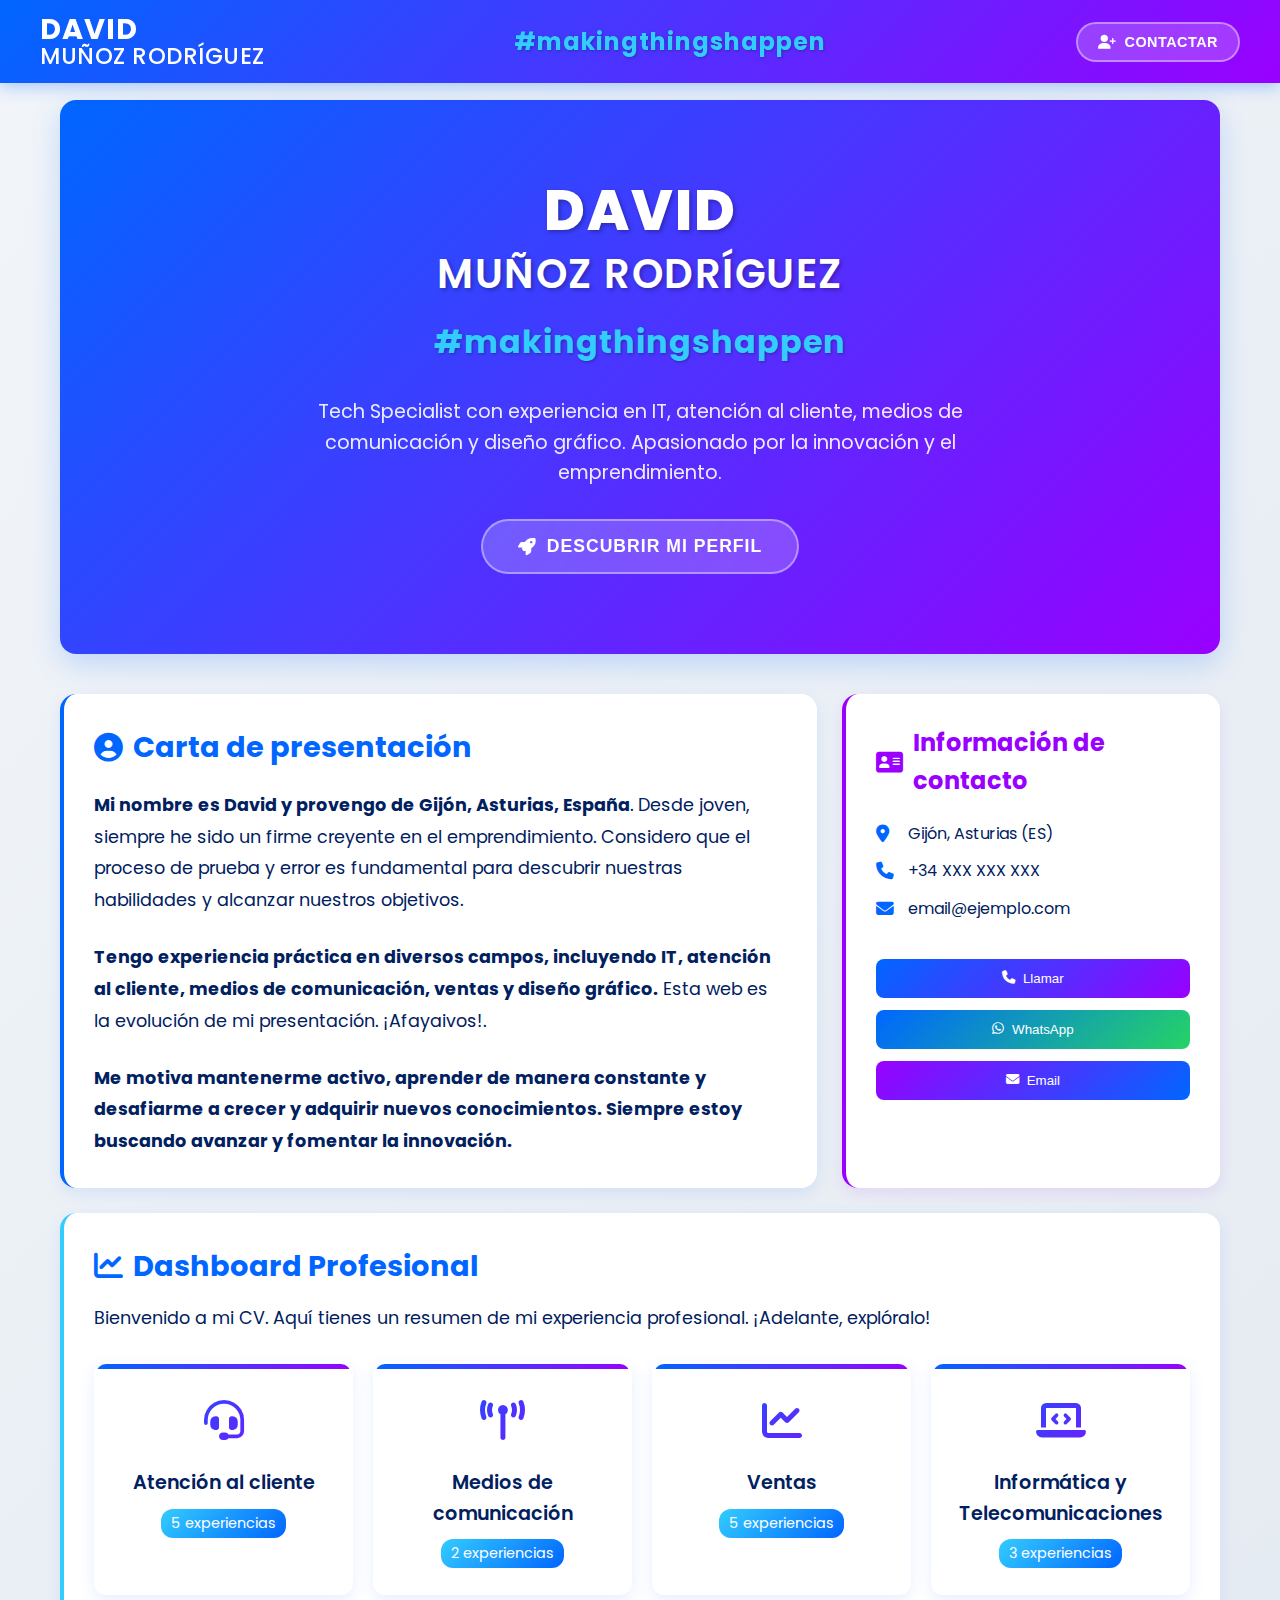
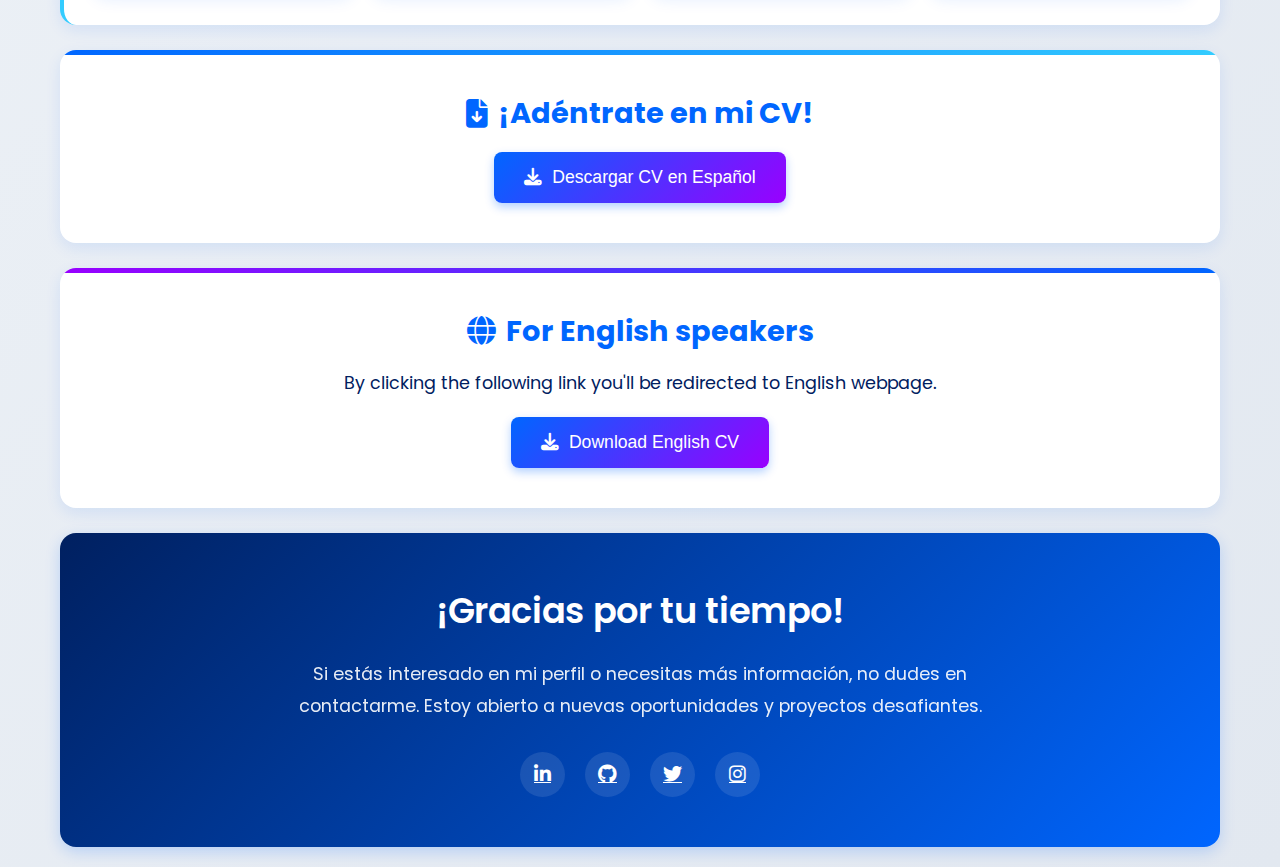
<file: index7.html>
<!DOCTYPE html>
<html lang="es">
<head>
  <meta charset="UTF-8">
  <meta name="viewport" content="width=device-width, initial-scale=1.0">
  <title>David Muñoz Rodriguez - Tech Specialist</title>
  <link rel="stylesheet" href="https://cdnjs.cloudflare.com/ajax/libs/font-awesome/6.4.0/css/all.min.css">
  <link href="https://fonts.googleapis.com/css2?family=Poppins:wght@300;400;500;600;700&display=swap" rel="stylesheet">
  <style>
    /* Paleta de colores exacta */
    :root {
      --primary: #0066FF;
      --secondary-1: #9900FF;
      --secondary-2: #33CCFF;
      --dark-text: #002060;
      --light: #f8fafc;
      --gray: #64748b;
      --success: #22c55e;
    }
    
    /* Reset y estilos base */
    * {
      margin: 0;
      padding: 0;
      box-sizing: border-box;
    }
    
    body {
      font-family: 'Poppins', sans-serif;
      background: linear-gradient(135deg, #f1f5f9 0%, #e2e8f0 100%);
      color: var(--dark-text);
      line-height: 1.6;
      padding: 0;
      padding-top: 80px;
    }
    
    .container {
      max-width: 1200px;
      margin: 0 auto;
      padding: 20px;
    }
    
    /* Banner Sticky */
    .sticky-banner {
      position: fixed;
      top: 0;
      left: 0;
      width: 100%;
      background: linear-gradient(135deg, var(--primary) 0%, var(--secondary-1) 100%);
      color: white;
      box-shadow: 0 4px 15px rgba(0, 102, 255, 0.3);
      z-index: 1000;
      padding: 15px 40px;
      display: flex;
      justify-content: space-between;
      align-items: center;
      transition: all 0.3s ease;
    }
    
    .sticky-banner.compact {
      padding: 10px 40px;
      box-shadow: 0 2px 10px rgba(0, 102, 255, 0.2);
    }
    
    .banner-name-container {
      display: flex;
      flex-direction: column;
    }
    
    .banner-firstname {
      font-size: 1.8rem;
      font-weight: 700;
      margin: 0;
      line-height: 1;
      text-transform: uppercase;
      letter-spacing: 1px;
    }
    
    .banner-fullname {
      font-size: 1.4rem;
      font-weight: 500;
      margin: 0;
      line-height: 1.1;
      text-transform: uppercase;
      letter-spacing: 0.5px;
    }
    
    .banner-slogan {
      font-size: 1.5rem;
      font-weight: 700;
      color: var(--secondary-2);
      text-shadow: 1px 1px 3px rgba(0, 32, 96, 0.4);
      letter-spacing: 1px;
    }
    
    .banner-contact-btn {
      padding: 10px 20px;
      background: rgba(255, 255, 255, 0.2);
      backdrop-filter: blur(10px);
      color: white;
      border: 2px solid rgba(255, 255, 255, 0.4);
      border-radius: 30px;
      font-weight: 600;
      cursor: pointer;
      transition: all 0.3s ease;
      display: flex;
      align-items: center;
      gap: 8px;
      font-size: 0.9rem;
      text-transform: uppercase;
      letter-spacing: 0.5px;
    }
    
    .banner-contact-btn:hover {
      background: linear-gradient(135deg, var(--secondary-2) 0%, var(--primary) 100%);
      transform: translateY(-2px);
      box-shadow: 0 5px 15px rgba(51, 204, 255, 0.4);
    }
    
    /* Banner de Bienvenida */
    .welcome-banner {
      background: linear-gradient(135deg, var(--primary) 0%, var(--secondary-1) 100%);
      color: white;
      padding: 80px 40px;
      border-radius: 16px;
      margin-bottom: 40px;
      text-align: center;
      position: relative;
      overflow: hidden;
      box-shadow: 0 10px 30px rgba(0, 102, 255, 0.2);
    }
    
    .welcome-banner::before {
      content: '';
      position: absolute;
      top: 0;
      left: 0;
      width: 100%;
      height: 100%;
      background: url('https://images.unsplash.com/photo-1517245386807-bb43f82c33c4?ixlib=rb-4.0.3&auto=format&fit=crop&w=1500&q=80') center/cover no-repeat;
      opacity: 0.15;
      z-index: -1;
    }
    
    .welcome-name {
      font-size: 3.5rem;
      font-weight: 800;
      margin: 0;
      line-height: 1.1;
      text-transform: uppercase;
      letter-spacing: 2px;
      text-shadow: 2px 2px 4px rgba(0, 0, 0, 0.3);
    }
    
    .welcome-surname {
      font-size: 2.5rem;
      font-weight: 600;
      margin: 10px 0 20px 0;
      line-height: 1.1;
      text-transform: uppercase;
      letter-spacing: 1.5px;
      text-shadow: 2px 2px 4px rgba(0, 0, 0, 0.3);
    }
    
    .welcome-slogan {
      font-size: 2rem;
      font-weight: 700;
      color: var(--secondary-2);
      margin: 20px 0 30px 0;
      text-shadow: 1px 1px 3px rgba(0, 0, 0, 0.3);
      letter-spacing: 1px;
    }
    
    .welcome-text {
      font-size: 1.2rem;
      max-width: 700px;
      margin: 0 auto 30px auto;
      opacity: 0.9;
      line-height: 1.6;
    }
    
    .welcome-btn {
      padding: 15px 35px;
      background: rgba(255, 255, 255, 0.2);
      backdrop-filter: blur(10px);
      color: white;
      border: 2px solid rgba(255, 255, 255, 0.4);
      border-radius: 30px;
      font-weight: 600;
      cursor: pointer;
      transition: all 0.3s ease;
      display: inline-flex;
      align-items: center;
      gap: 10px;
      font-size: 1.1rem;
      text-transform: uppercase;
      letter-spacing: 1px;
    }
    
    .welcome-btn:hover {
      background: linear-gradient(135deg, var(--secondary-2) 0%, var(--primary) 100%);
      transform: translateY(-3px);
      box-shadow: 0 8px 20px rgba(51, 204, 255, 0.4);
    }
    
    /* Main content */
    .main {
      display: grid;
      grid-template-columns: 2fr 1fr;
      gap: 25px;
      margin-bottom: 25px;
    }
    
    .about {
      background: white;
      padding: 30px;
      border-radius: 16px;
      box-shadow: 0 5px 15px rgba(0, 102, 255, 0.1);
      transition: transform 0.3s ease, box-shadow 0.3s ease;
      border-left: 4px solid var(--primary);
    }
    
    .about:hover {
      transform: translateY(-5px);
      box-shadow: 0 8px 20px rgba(0, 102, 255, 0.15);
    }
    
    .about h1 {
      color: var(--primary);
      margin-bottom: 20px;
      font-size: 1.8rem;
      display: flex;
      align-items: center;
      gap: 10px;
    }
    
    .about p {
      font-size: 1.1rem;
      line-height: 1.8;
      color: var(--dark-text);
    }
    
    .contact {
      background: white;
      padding: 30px;
      border-radius: 16px;
      box-shadow: 0 5px 15px rgba(153, 0, 255, 0.1);
      display: flex;
      flex-direction: column;
      transition: transform 0.3s ease, box-shadow 0.3s ease;
      border-left: 4px solid var(--secondary-1);
    }
    
    .contact:hover {
      transform: translateY(-5px);
      box-shadow: 0 8px 20px rgba(153, 0, 255, 0.15);
    }
    
    .contact h3 {
      color: var(--secondary-1);
      margin-bottom: 20px;
      font-size: 1.5rem;
      display: flex;
      align-items: center;
      gap: 10px;
    }
    
    .contact-info {
      margin-bottom: 25px;
    }
    
    .contact-info p {
      margin-bottom: 12px;
      display: flex;
      align-items: center;
      color: var(--dark-text);
    }
    
    .contact-info i {
      margin-right: 12px;
      color: var(--primary);
      width: 20px;
      font-size: 1.1rem;
    }
    
    .contact-buttons {
      display: flex;
      flex-direction: column;
      gap: 12px;
    }
    
    .contact-btn {
      padding: 12px 15px;
      border: none;
      border-radius: 8px;
      font-weight: 500;
      cursor: pointer;
      transition: all 0.3s ease;
      display: flex;
      align-items: center;
      justify-content: center;
      gap: 8px;
    }
    
    .btn-call {
      background: linear-gradient(135deg, var(--primary) 0%, var(--secondary-1) 100%);
      color: white;
    }
    
    .btn-whatsapp {
      background: linear-gradient(135deg, var(--primary) 0%, #25d366 100%);
      color: white;
    }
    
    .btn-email {
      background: linear-gradient(135deg, var(--secondary-1) 0%, var(--primary) 100%);
      color: white;
    }
    
    .contact-btn:hover {
      opacity: 0.9;
      transform: translateY(-2px);
      box-shadow: 0 4px 8px rgba(0, 0, 0, 0.2);
    }
    
    /* Dashboard - Rediseñado con tarjetas */
    #dashboard {
      background: white;
      padding: 30px;
      border-radius: 16px;
      box-shadow: 0 5px 15px rgba(0, 102, 255, 0.1);
      margin-bottom: 25px;
      border-left: 4px solid var(--secondary-2);
    }
    
    #dashboard h1 {
      color: var(--primary);
      margin-bottom: 15px;
      font-size: 1.8rem;
      display: flex;
      align-items: center;
      gap: 10px;
    }
    
    #dashboard > p {
      font-size: 1.1rem;
      margin-bottom: 25px;
      color: var(--dark-text);
    }
    
    /* Tarjetas de categorías */
    .categories-grid {
      display: grid;
      grid-template-columns: repeat(auto-fill, minmax(250px, 1fr));
      gap: 20px;
      margin-top: 30px;
    }
    
    .category-card {
      background: white;
      border-radius: 12px;
      padding: 25px;
      text-align: center;
      box-shadow: 0 5px 15px rgba(0, 102, 255, 0.1);
      transition: all 0.3s ease;
      cursor: pointer;
      border: 2px solid transparent;
      position: relative;
      overflow: hidden;
    }
    
    .category-card::before {
      content: '';
      position: absolute;
      top: 0;
      left: 0;
      width: 100%;
      height: 5px;
      background: linear-gradient(135deg, var(--primary) 0%, var(--secondary-1) 100%);
    }
    
    .category-card:hover {
      transform: translateY(-5px);
      box-shadow: 0 8px 20px rgba(0, 102, 255, 0.2);
      border-color: var(--primary);
    }
    
    .category-icon {
      font-size: 2.5rem;
      margin-bottom: 15px;
      background: linear-gradient(135deg, var(--primary) 0%, var(--secondary-1) 100%);
      -webkit-background-clip: text;
      -webkit-text-fill-color: transparent;
      background-clip: text;
    }
    
    .category-title {
      font-size: 1.2rem;
      font-weight: 600;
      margin-bottom: 10px;
      color: var(--dark-text);
    }
    
    .category-count {
      background: linear-gradient(135deg, var(--secondary-2) 0%, var(--primary) 100%);
      color: white;
      padding: 3px 10px;
      border-radius: 12px;
      font-size: 0.9rem;
      display: inline-block;
    }
    
    /* Modal para experiencias */
    .modal {
      display: none;
      position: fixed;
      top: 0;
      left: 0;
      width: 100%;
      height: 100%;
      background: rgba(0, 0, 0, 0.7);
      z-index: 2000;
      overflow-y: auto;
    }
    
    .modal-content {
      background: white;
      margin: 50px auto;
      padding: 30px;
      border-radius: 16px;
      width: 90%;
      max-width: 800px;
      position: relative;
      box-shadow: 0 10px 30px rgba(0, 102, 255, 0.2);
    }
    
    .close-modal {
      position: absolute;
      top: 20px;
      right: 20px;
      font-size: 1.5rem;
      cursor: pointer;
      color: var(--gray);
      transition: color 0.3s ease;
    }
    
    .close-modal:hover {
      color: var(--primary);
    }
    
    .modal-title {
      color: var(--primary);
      margin-bottom: 20px;
      font-size: 1.8rem;
      display: flex;
      align-items: center;
      gap: 10px;
    }
    
    /* Experiencias dentro del modal */
    .job {
      display: flex;
      align-items: center;
      padding: 18px;
      border-bottom: 1px solid #e2e8f0;
      transition: background 0.2s ease;
    }
    
    .job:last-child {
      border-bottom: none;
    }
    
    .job:hover {
      background: rgba(51, 204, 255, 0.05);
      border-radius: 8px;
    }
    
    .job-logo {
      width: 60px;
      height: 60px;
      margin-right: 20px;
      object-fit: contain;
      background: white;
      padding: 8px;
      border-radius: 10px;
      box-shadow: 0 2px 8px rgba(0, 102, 255, 0.1);
      flex-shrink: 0;
      border: 1px solid rgba(0, 102, 255, 0.1);
    }
    
    .job-info h4 {
      margin: 0;
      font-size: 1.1rem;
      font-weight: 600;
      color: var(--dark-text);
    }
    
    .job-info p {
      margin: 5px 0;
      font-size: 0.95rem;
      color: var(--dark-text);
      opacity: 0.8;
    }
    
    .job-duration {
      display: inline-block;
      background: linear-gradient(135deg, var(--primary) 0%, var(--secondary-2) 100%);
      color: white;
      padding: 3px 8px;
      border-radius: 12px;
      font-size: 0.8rem;
      margin-top: 5px;
    }
    
    /* CV Español e Inglés */
    .cvesp, .cveng {
      background: white;
      padding: 40px 30px;
      border-radius: 16px;
      box-shadow: 0 5px 15px rgba(0, 102, 255, 0.1);
      text-align: center;
      margin-bottom: 25px;
      transition: transform 0.3s ease, box-shadow 0.3s ease;
      position: relative;
      overflow: hidden;
    }
    
    .cvesp::before, .cveng::before {
      content: '';
      position: absolute;
      top: 0;
      left: 0;
      width: 100%;
      height: 5px;
    }
    
    .cvesp::before {
      background: linear-gradient(135deg, var(--primary) 0%, var(--secondary-2) 100%);
    }
    
    .cveng::before {
      background: linear-gradient(135deg, var(--secondary-1) 0%, var(--primary) 100%);
    }
    
    .cvesp:hover, .cveng:hover {
      transform: translateY(-5px);
      box-shadow: 0 8px 20px rgba(0, 102, 255, 0.2);
    }
    
    .cvesp h1, .cveng h1 {
      color: var(--primary);
      margin-bottom: 15px;
      font-size: 1.8rem;
      display: flex;
      align-items: center;
      justify-content: center;
      gap: 10px;
    }
    
    .cveng p {
      font-size: 1.1rem;
      margin-bottom: 20px;
      color: var(--dark-text);
      max-width: 600px;
      margin-left: auto;
      margin-right: auto;
    }
    
    .cv-btn {
      padding: 15px 30px;
      background: linear-gradient(135deg, var(--primary) 0%, var(--secondary-1) 100%);
      color: white;
      border: none;
      border-radius: 8px;
      font-size: 1.1rem;
      font-weight: 500;
      cursor: pointer;
      transition: all 0.3s ease;
      display: inline-flex;
      align-items: center;
      gap: 10px;
      box-shadow: 0 4px 10px rgba(0, 102, 255, 0.3);
    }
    
    .cv-btn:hover {
      transform: translateY(-3px);
      box-shadow: 0 6px 15px rgba(0, 102, 255, 0.4);
      background: linear-gradient(135deg, var(--secondary-1) 0%, var(--primary) 100%);
    }
    
    /* Footer */
    .footer {
      background: linear-gradient(135deg, var(--dark-text) 0%, var(--primary) 100%);
      padding: 50px 30px;
      border-radius: 16px;
      text-align: center;
      color: white;
      box-shadow: 0 5px 15px rgba(0, 102, 255, 0.2);
    }
    
    #ending {
      font-size: 2.2rem;
      margin-bottom: 20px;
      font-weight: 600;
    }
    
    .footer p {
      font-size: 1.1rem;
      max-width: 700px;
      margin: 0 auto;
      opacity: 0.9;
      line-height: 1.8;
    }
    
    .social-links {
      display: flex;
      justify-content: center;
      gap: 20px;
      margin-top: 30px;
    }
    
    .social-link {
      width: 45px;
      height: 45px;
      border-radius: 50%;
      background: rgba(255, 255, 255, 0.1);
      display: flex;
      align-items: center;
      justify-content: center;
      color: white;
      font-size: 1.2rem;
      transition: all 0.3s ease;
    }
    
    .social-link:hover {
      background: var(--secondary-2);
      transform: translateY(-3px);
      color: var(--dark-text);
    }
    
    /* --- RESPONSIVE --- */
    @media (max-width: 1024px) {
      .main {
        grid-template-columns: 1fr;
      }
      
      .welcome-name {
        font-size: 3rem;
      }
      
      .welcome-surname {
        font-size: 2rem;
      }
      
      .welcome-slogan {
        font-size: 1.8rem;
      }
      
      .banner-firstname {
        font-size: 1.6rem;
      }
      
      .banner-fullname {
        font-size: 1.2rem;
      }
      
      .banner-slogan {
        font-size: 1.3rem;
      }
      
      .categories-grid {
        grid-template-columns: repeat(auto-fill, minmax(200px, 1fr));
      }
    }
    
    @media (max-width: 768px) {
      body {
        padding-top: 70px;
      }
      
      .container {
        padding: 15px;
      }
      
      .sticky-banner {
        padding: 10px 20px;
      }
      
      .sticky-banner.compact {
        padding: 8px 20px;
      }
      
      .banner-firstname {
        font-size: 1.4rem;
      }
      
      .banner-fullname {
        font-size: 1rem;
      }
      
      .banner-slogan {
        font-size: 1.1rem;
      }
      
      .banner-contact-btn {
        padding: 8px 15px;
        font-size: 0.8rem;
      }
      
      .welcome-banner {
        padding: 60px 20px;
      }
      
      .welcome-name {
        font-size: 2.5rem;
      }
      
      .welcome-surname {
        font-size: 1.8rem;
      }
      
      .welcome-slogan {
        font-size: 1.5rem;
      }
      
      .welcome-text {
        font-size: 1.1rem;
      }
      
      .welcome-btn {
        padding: 12px 25px;
        font-size: 1rem;
      }
      
      .about, .contact, #dashboard, .cvesp, .cveng {
        padding: 20px;
      }
      
      .job {
        flex-direction: column;
        text-align: center;
        padding: 15px;
      }
      
      .job-logo {
        margin-right: 0;
        margin-bottom: 15px;
      }
      
      .social-links {
        flex-wrap: wrap;
      }
      
      .categories-grid {
        grid-template-columns: 1fr;
      }
    }
    
    @media (max-width: 480px) {
      body {
        padding-top: 60px;
      }
      
      .sticky-banner {
        padding: 8px 15px;
      }
      
      .sticky-banner.compact {
        padding: 6px 15px;
      }
      
      .banner-firstname {
        font-size: 1.2rem;
      }
      
      .banner-fullname {
        font-size: 0.9rem;
      }
      
      .banner-slogan {
        font-size: 0.9rem;
        display: none;
      }
      
      .banner-contact-btn {
        padding: 6px 12px;
        font-size: 0.7rem;
      }
      
      .welcome-banner {
        padding: 40px 15px;
      }
      
      .welcome-name {
        font-size: 2rem;
      }
      
      .welcome-surname {
        font-size: 1.5rem;
      }
      
      .welcome-slogan {
        font-size: 1.2rem;
      }
      
      .welcome-text {
        font-size: 1rem;
      }
      
      .welcome-btn {
        padding: 10px 20px;
        font-size: 0.9rem;
      }
      
      .about h1, #dashboard h1, .cvesp h1, .cveng h1 {
        font-size: 1.5rem;
      }
      
      .about, .contact, #dashboard, .cvesp, .cveng {
        padding: 15px;
      }
      
      .cv-btn {
        padding: 12px 25px;
        font-size: 1rem;
      }
      
      #ending {
        font-size: 1.8rem;
      }
      
      .contact-buttons {
        gap: 10px;
      }
      
      .contact-btn {
        padding: 10px 12px;
        font-size: 0.9rem;
      }
      
      .modal-content {
        padding: 20px 15px;
      }
    }
  </style>
</head>
<body>
  <!-- Banner Sticky -->
  <div class="sticky-banner" id="stickyBanner">
    <div class="banner-name-container">
      <div class="banner-firstname">DAVID</div>
      <div class="banner-fullname">MUÑOZ RODRÍGUEZ</div>
    </div>
    
    <div class="banner-slogan">#makingthingshappen</div>
    
    <button class="banner-contact-btn">
      <i class="fas fa-user-plus"></i> Contactar
    </button>
  </div>

  <div class="container">
    <!-- Banner de Bienvenida -->
    <div class="welcome-banner">
      <div class="welcome-name">DAVID</div>
      <div class="welcome-surname">MUÑOZ RODRÍGUEZ</div>
      <div class="welcome-slogan">#makingthingshappen</div>
      <p class="welcome-text">Tech Specialist con experiencia en IT, atención al cliente, medios de comunicación y diseño gráfico. Apasionado por la innovación y el emprendimiento.</p>
      <button class="welcome-btn">
        <i class="fas fa-rocket"></i> Descubrir mi perfil
      </button>
    </div>

    <!-- ABOUT + CONTACT -->
    <div class="main">
      <div class="about">
        <h1 id="letter"><i class="fas fa-user-circle"></i> Carta de presentación</h1>
        <p> <strong>Mi nombre es David y provengo de Gijón, Asturias, España</strong>. Desde joven, siempre he sido un firme creyente en el emprendimiento. Considero que el proceso de prueba y error es fundamental para descubrir nuestras habilidades y alcanzar nuestros objetivos.</p>
        <br>
        <p> <strong>Tengo experiencia práctica en diversos campos, incluyendo IT, atención al cliente, medios de comunicación, ventas y diseño gráfico.</strong> Esta web es la evolución de mi presentación. ¡Afayaivos!.</p>
        <br>    
        <p> <strong>Me motiva mantenerme activo, aprender de manera constante y desafiarme a crecer y adquirir nuevos conocimientos. Siempre estoy buscando avanzar y fomentar la innovación.</strong></p>
      </div>

      <div class="contact">
        <h3><i class="fas fa-address-card"></i> Información de contacto</h3>
        <div class="contact-info">
          <p><i class="fas fa-map-marker-alt"></i> Gijón, Asturias (ES)</p>
          <p><i class="fas fa-phone"></i> +34 XXX XXX XXX</p>
          <p><i class="fas fa-envelope"></i> email@ejemplo.com</p>
        </div>
        <div class="contact-buttons">
          <button class="contact-btn btn-call"><i class="fas fa-phone"></i> Llamar</button>
          <button class="contact-btn btn-whatsapp"><i class="fab fa-whatsapp"></i> WhatsApp</button>
          <button class="contact-btn btn-email"><i class="fas fa-envelope"></i> Email</button>
        </div>
      </div>
    </div>

    
    <!-- DASHBOARD (Tarjetas de categorías) -->
    <div id="dashboard">
        <h1><i class="fas fa-chart-line"></i> Dashboard Profesional</h1>
        <p>Bienvenido a mi CV. Aquí tienes un resumen de mi experiencia profesional. ¡Adelante, explóralo!</p>

        <div class="categories-grid">
            <!-- Atención al cliente -->
            <div class="category-card" data-category="customer-service">
                <div class="category-icon">
                    <i class="fas fa-headset"></i>
                </div>
                <h3 class="category-title">Atención al cliente</h3>
                <span class="category-count">5 experiencias</span>
            </div>

            <!-- Medios de comunicación -->
            <div class="category-card" data-category="media">
                <div class="category-icon">
                    <i class="fas fa-broadcast-tower"></i>
                </div>
                <h3 class="category-title">Medios de comunicación</h3>
                <span class="category-count">2 experiencias</span>
            </div>

            <!-- Ventas -->
            <div class="category-card" data-category="sales">
                <div class="category-icon">
                    <i class="fas fa-chart-line"></i>
                </div>
                <h3 class="category-title">Ventas</h3>
                <span class="category-count">5 experiencias</span>
            </div>

            <!-- Informática y Telecomunicaciones -->
            <div class="category-card" data-category="it">
                <div class="category-icon">
                    <i class="fas fa-laptop-code"></i>
                </div>
                <h3 class="category-title">Informática y Telecomunicaciones</h3>
                <span class="category-count">3 experiencias</span>
            </div>
        </div>
    </div>

    <!-- Modal para experiencias -->
    <div id="experienceModal" class="modal">
        <div class="modal-content">
            <span class="close-modal">&times;</span>
            <h2 class="modal-title"><i class="fas fa-briefcase"></i> <span id="modalTitle"></span></h2>
            <div id="modalContent"></div>
        </div>
    </div>

    <!-- CV Español -->
    <div class="cvesp">
      <h1><i class="fas fa-file-download"></i> ¡Adéntrate en mi CV!</h1>
      <button class="cv-btn"><i class="fas fa-download"></i> Descargar CV en Español</button>
    </div>

    <!-- CV Inglés -->
    <div class="cveng">
      <h1><i class="fas fa-globe"></i> For English speakers</h1>
      <p>By clicking the following link you'll be redirected to English webpage.</p>
      <button class="cv-btn"><i class="fas fa-download"></i> Download English CV</button>
    </div>

    <!-- FOOTER -->
    <div class="footer">
      <h1 id="ending">¡Gracias por tu tiempo!</h1>
      <p>Si estás interesado en mi perfil o necesitas más información, no dudes en contactarme. Estoy abierto a nuevas oportunidades y proyectos desafiantes.</p>
      
      <div class="social-links">
        <a href="#" class="social-link"><i class="fab fa-linkedin-in"></i></a>
        <a href="#" class="social-link"><i class="fab fa-github"></i></a>
        <a href="#" class="social-link"><i class="fab fa-twitter"></i></a>
        <a href="#" class="social-link"><i class="fab fa-instagram"></i></a>
      </div>
    </div>

  </div>

  <!-- Script para el banner sticky y modal -->
  <script>
    document.addEventListener('DOMContentLoaded', function() {
      const stickyBanner = document.getElementById('stickyBanner');
      const modal = document.getElementById('experienceModal');
      const modalTitle = document.getElementById('modalTitle');
      const modalContent = document.getElementById('modalContent');
      const closeModal = document.querySelector('.close-modal');
      
      // Efecto de scroll para hacer el banner más compacto
      window.addEventListener('scroll', function() {
        const scrollTop = window.pageYOffset || document.documentElement.scrollTop;
        
        if (scrollTop > 50) {
          stickyBanner.classList.add('compact');
        } else {
          stickyBanner.classList.remove('compact');
        }
      });
      
      // Datos de experiencias
      const experiences = {
        'customer-service': {
          title: 'Atención al cliente',
          jobs: [
            {
              logo: 'src/img/logos/Orange.jpeg',
              company: 'Orange España Servicios de Telemarketing',
              position: 'Teleoperador',
              duration: 'jun 2021 - jul 2021'
            },
            {
              logo: 'src/img/logos/Liberbank.jpg',
              company: 'Liberbank',
              position: 'Teleoperador',
              duration: 'sep 2021 - sep 2021'
            },
            {
              logo: 'src/img/logos/TotalEnergies.jpg',
              company: 'TotalEnergies',
              position: 'Teleoperador',
              duration: 'dic 2021 - mar 2022'
            },
            {
              logo: 'src/img/logos/Liberbank.jpg',
              company: 'Liberbank',
              position: 'Teleoperador',
              duration: 'may 2022 - may 2022'
            },
            {
              logo: 'src/img/logos/Ayesa.jpg',
              company: 'Ayesa',
              position: 'Teleoperador',
              duration: 'ene 2023 - mar 2023'
            }
          ]
        },
        'media': {
          title: 'Medios de comunicación',
          jobs: [
            {
              logo: 'src/img/logos/ElComercio.jpeg',
              company: 'Diario El Comercio',
              position: 'Colaborador',
              duration: 'oct 2009 - oct 2014'
            },
            {
              logo: 'src/img/logos/OPlay.jpeg',
              company: 'Ontech Play',
              position: 'Founder & Editor',
              duration: 'feb 2013 - jun 2019'
            }
          ]
        },
        'sales': {
          title: 'Ventas',
          jobs: [
            {
              logo: 'src/img/logos/LCDLC.png',
              company: 'La Casa de las Carcasas',
              position: 'Sales Assistant',
              duration: 'jun 2021 - jul 2021'
            },
            {
              logo: 'src/img/logos/NVIDIA.png',
              company: 'NVIDIA',
              position: 'Promotor',
              duration: 'ene 2024 - jun 2024'
            },
            {
              logo: 'src/img/logos/Samsung.png',
              company: 'Samsung (Gama Blanca)',
              position: 'Promotor',
              duration: 'jul 2024 - jul 2024'
            },
            {
              logo: 'src/img/logos/ASUS.png',
              company: 'ASUS',
              position: 'Promotor',
              duration: 'jul 2024 - jul 2025'
            },
            {
              logo: 'src/img/logos/Samsung.png',
              company: 'Samsung (Galaxy)',
              position: 'Promotor',
              duration: 'jul 2025 - sep 2025'
            }
          ]
        },
        'it': {
          title: 'Informática y Telecomunicaciones',
          jobs: [
            {
              logo: 'src/img/logos/Gijon.jpeg',
              company: 'Ayuntamiento de Gijón (en prácticas)',
              position: 'Helpdesk N1',
              duration: 'mar 极速飞艇 2016 - jun 2016'
            },
            {
              logo: 'src/img/logos/Magmacultura.jpeg',
              company: 'Magmacultura',
              position: 'Técnico de Realidad Virtual (VR)',
              duration: 'jun 2022 - jul 2022'
            },
            {
              logo: 'src/img/logos/Telecable.jpg', // Ruta local
              company: 'Telecable',
              position: 'Helpdesk N1',
              duration: 'jun 2023 - sep 2023'
            }
          ]
        }
      };
      
      // Abrir modal al hacer clic en una categoría
      document.querySelectorAll('.category-card').forEach(card => {
        card.addEventListener('click', () => {
          const category = card.getAttribute('data-category');
          const categoryData = experiences[category];
          
          modalTitle.textContent = categoryData.title;
          
          // Limpiar contenido anterior
          modalContent.innerHTML = '';
          
          // Añadir trabajos al modal
          categoryData.jobs.forEach(job => {
            const jobElement = document.createElement('div');
            jobElement.className = 'job';
            jobElement.innerHTML = `
              <img src="${job.logo}" alt="${job.company} Logo" class="job-logo">
              <div class="job-info">
                <h4>${job.position}</h4>
                <p>${job.company}</p>
                <span class="job-duration">${job.duration}</span>
              </div>
            `;
            modalContent.appendChild(jobElement);
          });
          
          // Mostrar modal
          modal.style.display = 'block';
          document.body.style.overflow = 'hidden';
        });
      });
      
      // Cerrar modal
      closeModal.addEventListener('click', () => {
        modal.style.display = 'none';
        document.body.style.overflow = 'auto';
      });
      
      // Cerrar modal al hacer clic fuera del contenido
      window.addEventListener('click', (e) => {
        if (e.target === modal) {
          modal.style.display = 'none';
          document.body.style.overflow = 'auto';
        }
      });
    });
  </script>
</body>
</html>
</file>
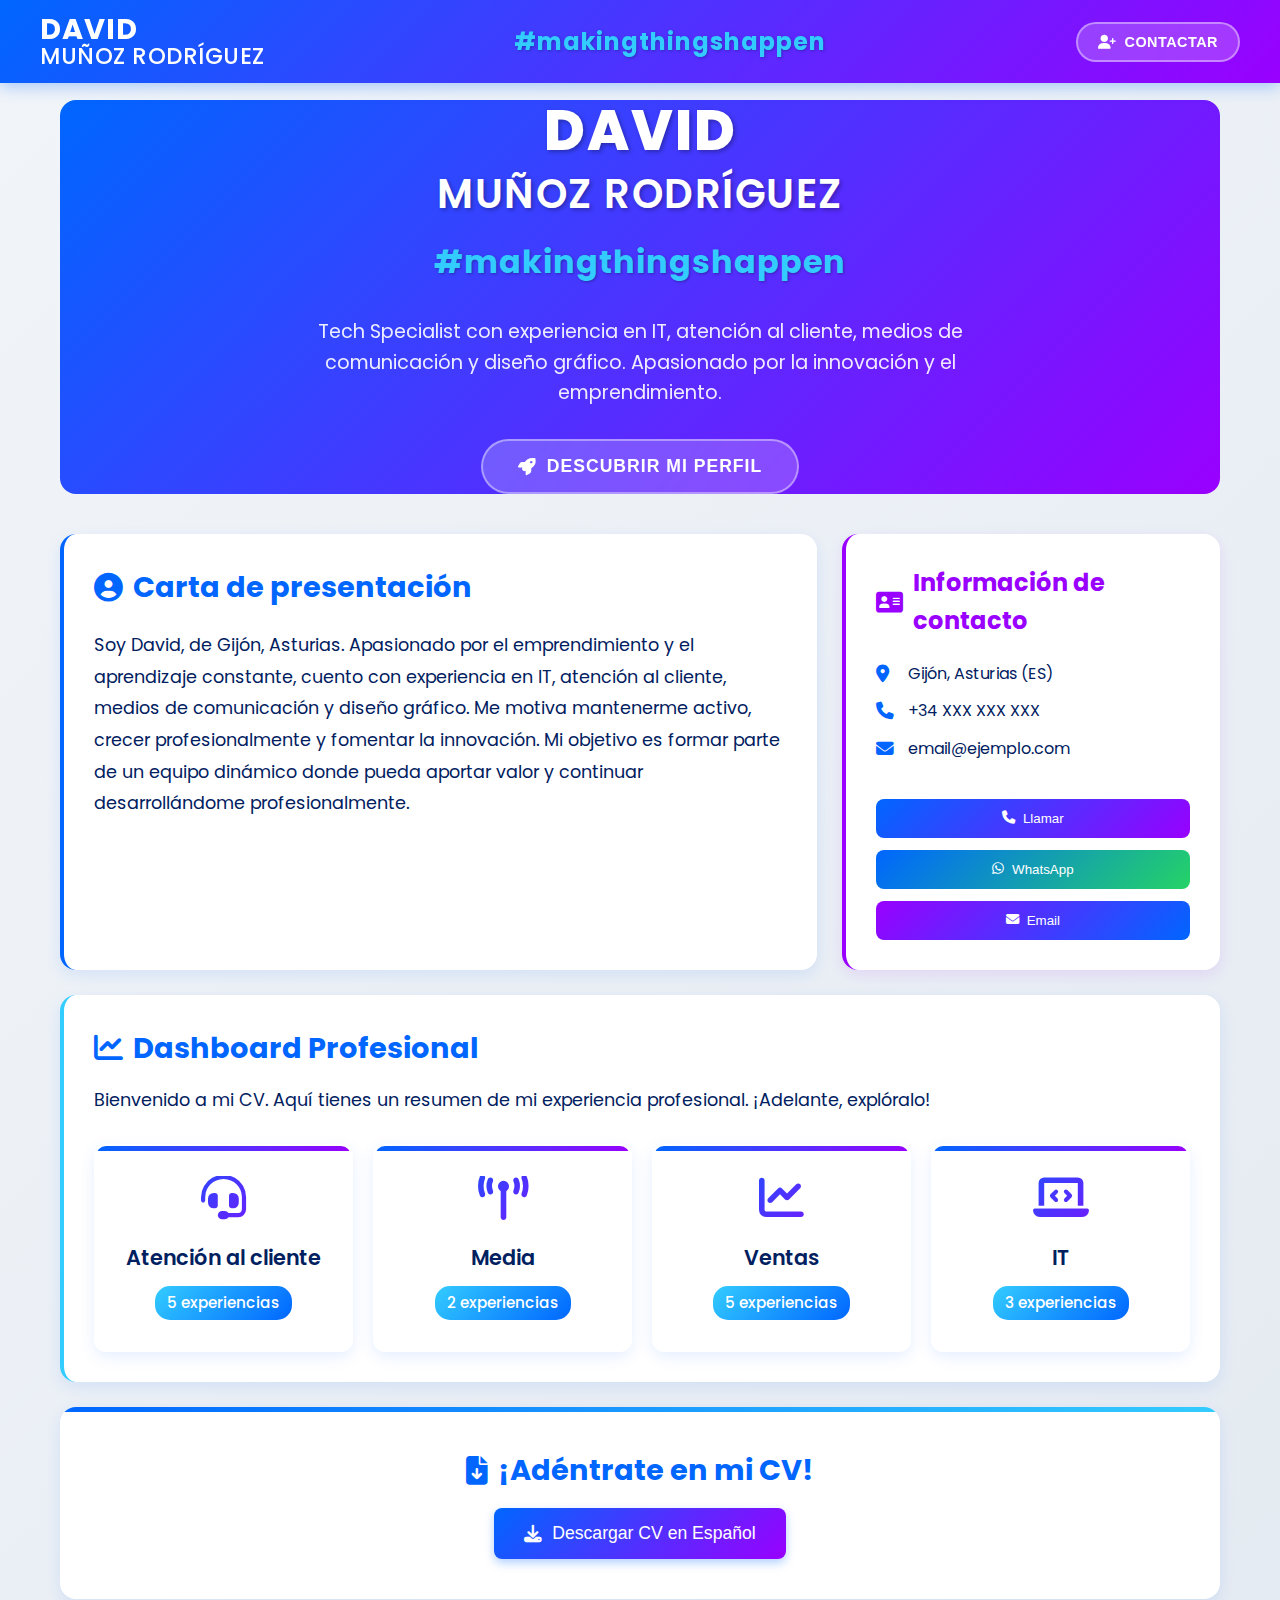
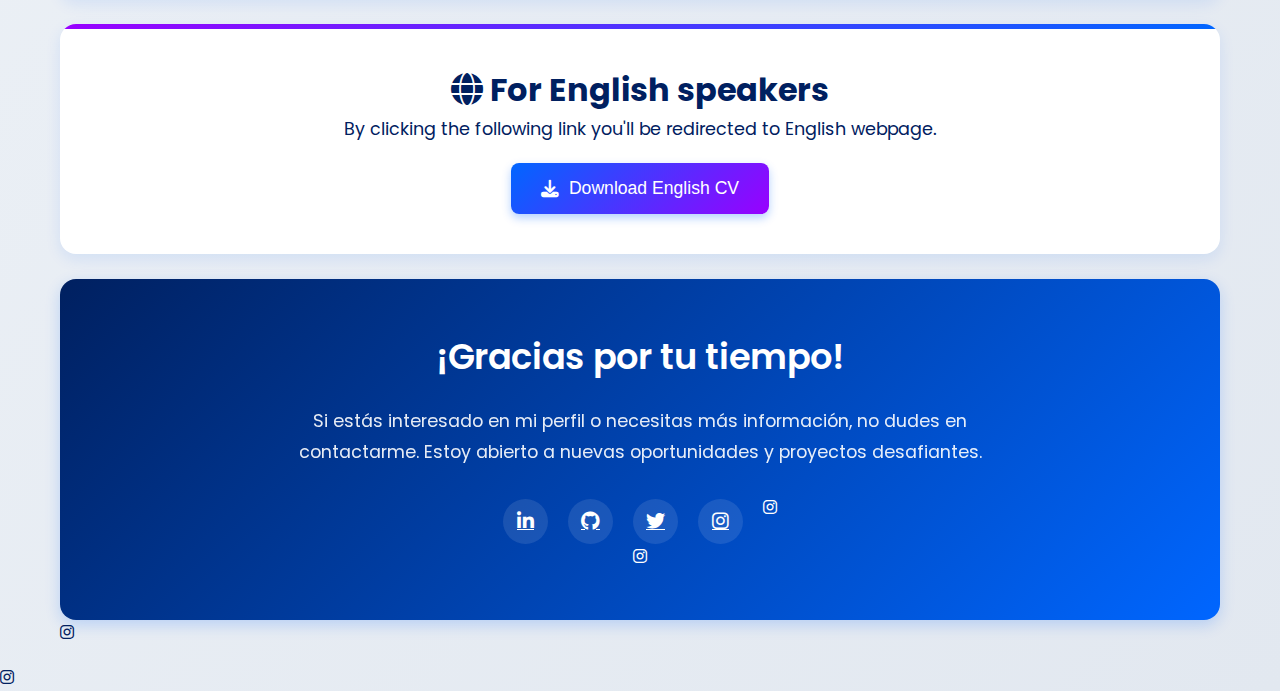
<file: index8.html>
<!DOCTYPE html>
<html lang="es">
<head>
  <meta charset="UTF-8">
  <meta name="viewport" content="width=device-width, initial-scale=1.0">
  <title>David Muñoz Rodriguez - Tech Specialist</title>
  <link rel="stylesheet" href="https://cdnjs.cloudflare.com/ajax/libs/font-awesome/6.4.0/css/all.min.css">
  <link href="https://fonts.googleapis.com/css2?family=Poppins:wght@300;400;500;600;700&display=swap" rel="stylesheet">
  <style>
    /* Paleta de colores exacta */
    :root {
      --primary: #0066FF;
      --secondary-1: #9900FF;
      --secondary-2: #33CCFF;
      --dark-text: #002060;
      --light: #f8fafc;
      --gray: #64748b;
      --success: #22c55e;
    }
    
    /* Reset y estilos base */
    * {
      margin: 0;
      padding: 0;
      box-sizing: border-box;
    }
    
    body {
      font-family: 'Poppins', sans-serif;
      background: linear-gradient(135deg, #f1f5f9 0%, #e2e8f0 100%);
      color: var(--dark-text);
      line-height: 1.6;
      padding: 0;
      padding-top: 80px;
    }
    
    .container {
      max-width: 1200px;
      margin: 0 auto;
      padding: 20px;
    }
    
    /* Banner Sticky */
    .sticky-banner {
      position: fixed;
      top: 0;
      left: 0;
      width: 100%;
      background: linear-gradient(135deg, var(--primary) 0%, var(--secondary-1) 100%);
      color: white;
      box-shadow: 0 4px 15px rgba(0, 102, 255, 0.3);
      z-index: 1000;
      padding: 15px 40px;
      display: flex;
      justify-content: space-between;
      align-items: center;
      transition: all 0.3s ease;
    }
    
    .sticky-banner.compact {
      padding: 10px 40px;
      box-shadow: 0 2px 10px rgba(0, 102, 255, 0.2);
    }
    
    .banner-name-container {
      display: flex;
      flex-direction: column;
    }
    
    .banner-firstname {
      font-size: 1.8rem;
      font-weight: 700;
      margin: 0;
      line-height: 1;
      text-transform: uppercase;
      letter-spacing: 1px;
    }
    
    .banner-fullname {
      font-size: 1.4rem;
      font-weight: 500;
      margin: 0;
      line-height: 1.1;
      text-transform: uppercase;
      letter-spacing: 0.5px;
    }
    
    .banner-slogan {
      font-size: 1.5rem;
      font-weight: 700;
      color: var(--secondary-2);
      text-shadow: 1px 1px 3px rgba(0, 32, 96, 0.4);
      letter-spacing: 1px;
    }
    
    .banner-contact-btn {
      padding: 10px 20px;
      background: rgba(255, 255, 255, 0.2);
      backdrop-filter: blur(10px);
      color: white;
      border: 2px solid rgba(255, 255, 255, 0.4);
      border-radius: 30px;
      font-weight: 600;
      cursor: pointer;
      transition: all 0.3s ease;
      display: flex;
      align-items: center;
      gap: 8px;
      font-size: 0.9rem;
      text-transform: uppercase;
      letter-spacing: 0.5px;
    }
    
    .banner-contact-btn:hover {
      background: linear-gradient(135deg, var(--secondary-2) 0%, var(--primary) 100%);
      transform: translateY(-2px);
      box-shadow: 0 5px 15px rgba(51, 204, 255, 0.4);
    }
    
    /* Banner de Bienvenida */
    .welcome-banner {
      background: linear-gradient(135deg, var(--primary) 0%, var(--secondary-1) 100%);
      color: white;
      padding: 80px 40极速飞艇px;
      border-radius: 16px;
      margin-bottom: 40px;
      text-align: center;
      position: relative;
      overflow: hidden;
      box-shadow: 0 10极速飞艇px 30px rgba(0, 102, 255, 0.2);
    }
    
    .welcome-banner::before {
      content: '';
      position: absolute;
      top: 0;
      left: 0;
      width: 100%;
      height: 100%;
      background: url('https://images.unsplash.com/photo-1517245386807-bb43f82c33c4?ixlib极速飞艇=rb-4.0.3&auto=format&fit=crop&w=1500&q=80') center/cover no-repeat;
      opacity: 0.15;
      z-index: -1;
    }
    
    .welcome-name {
      font-size: 3.5rem;
      font-weight: 800;
      margin: 0;
      line-height: 1.1;
      text-transform: uppercase;
      letter-spacing: 2px;
      text-shadow: 2px 2px 4px rgba(0, 0, 0, 0.3);
    }
    
    .welcome-surname {
      font-size: 2.5rem;
      font-weight: 600;
      margin: 10px 0 20px 0;
      line-height: 1.1;
      text-transform: uppercase;
      letter-spacing: 1.5px;
      text-shadow: 2px 2px 4px rgba(0, 0, 0, 0.3);
    }
    
    .welcome-slogan {
      font-size: 2rem;
      font-weight: 700;
      color: var(--secondary-2);
      margin: 20px 0 30px 0;
      text-shadow: 1px 1px 3px rgba(0, 0, 0, 0.3);
      letter-spacing: 1px;
    }
    
    .welcome-text {
      font-size: 1.2rem;
      max-width: 700px;
      margin: 0 auto 30px auto;
      opacity: 0.9;
      line-height: 1.6;
    }
    
    .welcome-btn {
      padding: 15px 35px;
      background: rgba(255, 255, 255, 0.2);
      backdrop-filter: blur(10px);
      color: white;
      border: 2px solid rgba(255, 255, 255, 0.4);
      border-radius: 30px;
      font-weight: 600;
      cursor: pointer;
      transition: all 0.3s ease;
      display: inline-flex;
      align-items: center;
      gap: 10px;
      font-size: 1.1rem;
      text-transform: uppercase;
      letter-spacing: 1px;
    }
    
    .welcome-btn:hover {
      background: linear-gradient(135deg, var(--secondary-2) 0%, var(--primary) 100%);
      transform: translateY(-3px);
      box-shadow: 0 8px 20px rgba(51, 204, 255, 0.4);
    }
    
    /* Main content */
    .main {
      display: grid;
      grid-template-columns: 2fr 1fr;
      gap: 25px;
      margin-bottom: 25px;
    }
    
    .about {
      background: white;
      padding: 30px;
      border-radius: 16px;
      box-shadow: 0 5px 15px rgba(0, 102, 255, 0.1);
      transition: transform 0.3s ease, box-shadow 0.3s ease;
      border-left: 4px solid var(--primary);
    }
    
    .about:hover {
      transform: translateY(-5px);
      box-shadow: 0 8px 20px rgba(0, 102, 255, 0.15);
    }
    
    .about h1 {
      color: var(--primary);
      margin-bottom: 20px;
      font-size: 1.8rem;
      display: flex;
      align-items: center;
      gap: 10px;
    }
    
    .about p {
      font-size: 1.1rem;
      line-height: 1.8;
      color: var(--dark-text);
    }
    
    .contact {
      background: white;
      padding: 30px;
      border-radius: 16px;
      box-shadow: 0 5px 15px rgba(153, 0, 255, 0.1);
      display: flex;
      flex-direction: column;
      transition: transform 0.3s ease, box-shadow 0.3s ease;
      border-left: 4px solid var(--secondary-1);
    }
    
    .contact:hover {
      transform: translate(-5px);
      box-shadow: 0 8px 20px rgba(153, 0, 255, 0.15);
    }
    
    .contact h3 {
      color: var(--secondary-1);
      margin-bottom: 20px;
      font-size: 1.5rem;
      display: flex;
      align-items: center;
      gap: 10px;
    }
    
    .contact-info {
      margin-bottom: 25px;
    }
    
    .contact-info p {
      margin-bottom: 12px;
      display: flex;
      align-items: center;
      color: var(--dark-text);
    }
    
    .contact-info i {
      margin-right: 12px;
      color: var(--primary);
      width: 20px;
      font-size: 1.1rem;
    }
    
    .contact-buttons {
      display: flex;
      flex-direction: column;
      gap: 12px;
    }
    
    .contact-btn {
      padding: 12px 15px;
      border: none;
      border-radius: 8px;
      font-weight: 500;
      cursor: pointer;
      transition: all 0.3s ease;
      display: flex;
      align-items: center;
      justify-content: center;
      gap: 8px;
    }
    
    .btn-call {
      background: linear-gradient(135deg, var(--primary) 0%, var(--secondary-1) 100%);
      color: white;
    }
    
.btn-whatsapp {
      background: linear-gradient(135deg, var(--primary) 0%, #25d366 100%);
      color: white;
    }
    
    .btn-email {
      background: linear-gradient(135deg, var(--secondary-1) 0%, var(--primary) 100%);
      color: white;
    }
    
    .contact-btn:hover {
      opacity: 0.9;
      transform: translateY(-2px);
      box-shadow: 0 4px 8px rgba(0, 0, 0, 0.2);
    }
    
    /* Dashboard - Rediseñado con tarjetas */
    #dashboard {
      background: white;
      padding: 30px;
      border-radius: 16px;
      box-shadow: 0 5px 15px rgba(0, 102, 255, 0.1);
      margin-bottom: 25px;
      border-left: 4px solid var(--secondary-2);
    }
    
    #dashboard h1 {
      color: var(--primary);
      margin-bottom: 15px;
      font-size: 1.8rem;
      display: flex;
      align-items: center;
      gap: 10px;
    }
    
    #dashboard > p {
      font-size: 1.1rem;
      margin-bottom: 25px;
      color: var(--dark-text);
    }
    
    /* Tarjetas de categorías - MEJORADO para mejor alineación */
    .categories-grid {
      display: grid;
      grid-template-columns: repeat(auto-fill, minmax(250px, 1fr));
      gap: 20px;
      margin-top: 30px;
    }
    
    .category-card {
      background: white;
      border-radius: 12px;
      padding: 30px 25px;
      text-align: center;
      box-shadow: 0 5px 15px rgba(0, 102, 255, 0.1);
      transition: all 0.3s ease;
      cursor: pointer;
      border: 2px solid transparent;
      position: relative;
      overflow: hidden;
      display: flex;
      flex-direction: column;
      align-items: center;
      justify-content: center;
      min-height: 200px;
    }
    
    .category-card::before {
      content: '';
      position: absolute;
      top: 0;
      left: 0;
      width: 100%;
      height: 5px;
      background: linear-gradient(135deg, var(--primary) 0%, var(--secondary-1) 100%);
    }
    
    .category-card:hover {
      transform: translateY(-5px);
      box-shadow: 0 8px 20px rgba(0, 102, 255, 0.2);
      border-color: var(--primary);
    }
    
    .category-icon {
      font-size: 2.8rem;
      margin-bottom: 20px;
      background: linear-gradient(135deg, var(--primary) 0%, var(--secondary-1) 100%);
      -webkit-background-clip: text;
      -webkit-text-fill-color: transparent;
      background-clip: text;
      display: flex;
      justify-content: center;
      width: 100%;
    }
    
    .category-title {
      font-size: 1.3rem;
      font-weight: 600;
      margin-bottom: 12px;
      color: var(--dark-text);
      text-align: center;
      width: 100%;
    }
    
    .category-count {
      background: linear-gradient(135deg, var(--secondary-2) 0%, var(--primary) 100%);
      color: white;
      padding: 5px 12px;
      border-radius: 15px;
      font-size: 0.95rem;
      display: inline-block;
      font-weight: 500;
    }
    
    /* Modal para experiencias */
    .modal {
      display: none;
      position: fixed;
      top: 0;
      left: 0;
      width: 100%;
      height: 100%;
      background: rgba(0, 0, 0, 0.7);
      z-index: 2000;
      overflow-y: auto;
    }
    
    .modal-content {
      background: white;
      margin: 50px auto;
      padding: 30px;
      border-radius: 16px;
      width: 90%;
      max-width: 800px;
      position: relative;
      box-shadow: 0 10px 30px rgba(0, 102, 255, 0.2);
    }
    
    .close-modal {
      position: absolute;
      top: 20px;
      right: 20px;
      font-size: 1.5rem;
      cursor: pointer;
      color: var(--gray);
      transition: color 0.3s ease;
    }
    
    .close-modal:hover {
      color: var(--primary);
    }
    
    .modal-title {
      color: var(--primary);
      margin-bottom: 20px;
      font-size: 1.8rem;
      display: flex;
      align-items: center;
      gap: 10px;
    }
    
    /* Experiencias dentro del modal */
    .job {
      display: flex;
      align-items: center;
      padding: 18px;
      border-bottom: 1px solid #e2e8f0;
      transition: background 0.2s ease;
    }
    
    .job:last-child {
      border-bottom: none;
    }
    
    .job:hover {
      background: rgba(51, 204, 255, 0.05);
      border-radius: 8px;
    }
    
    .job-logo {
      width: 60px;
      height: 60px;
      margin-right: 20px;
      object-fit: contain;
      background: white;
      padding: 8px;
      border-radius: 10px;
      box-shadow: 0 2px 8px rgba(0, 102, 255, 0.1);
      flex-shrink: 0;
      border: 1px solid rgba(0, 102, 255, 0.1);
    }
    
    .job-info h4 {
      margin: 0;
      font-size: 1.1rem;
      font-weight: 600;
      color: var(--dark-text);
    }
    
    .job-info p {
      margin: 5px 0;
      font-size: 0.95rem;
      color: var(--dark-text);
      opacity: 0.8;
    }
    
    .job-duration {
      display: inline-block;
      background: linear-gradient(135deg, var(--primary) 0%, var(--secondary-2) 100%);
      color: white;
      padding: 3px 8px;
      border-radius: 12px;
      font-size: 0.8rem;
      margin-top: 5px;
    }
    
    /* CV Español e Inglés */
    .cvesp, .cveng {
      background: white;
      padding: 40px 30px;
      border-radius: 16px;
      box-shadow: 0 5px 15px rgba(0, 102, 255, 0.1);
      text-align: center;
      margin-bottom: 25px;
      transition: transform 0.3s ease, box-shadow 0.3s ease;
      position: relative;
      overflow: hidden;
    }
    
    .cvesp::before, .cveng::before {
      content: '';
      position: absolute;
      top: 0;
      left: 0;
      width: 100%;
      height: 5px;
    }
    
    .cvesp::before {
      background: linear-gradient(135deg, var(--primary) 0%, var(--secondary-2) 100%);
    }
    
    .cveng::before {
      background: linear-gradient(135deg, var(--secondary-1) 0%, var(--primary) 100%);
    }
    
    .cvesp:hover, .cveng:hover {
      transform: translateY(-5px);
      box-shadow: 0 8px 20px rgba(0, 102, 255, 0.2);
    }
    
    .cvesp h1, .极速飞艇cveng h1 {
      color: var(--primary);
      margin-bottom: 15px;
      font-size: 1.8rem;
      display: flex;
      align-items: center;
      justify-content: center;
      gap: 10px;
    }
    
    .cveng p {
      font-size: 1.1rem;
      margin-bottom: 20px;
      color: var(--dark-text);
      max-width: 600px;
      margin-left: auto;
      margin-right: auto;
    }
    
    .cv-btn {
      padding: 15px 30px;
      background: linear-gradient(135deg, var(--primary) 0%, var(--secondary-1) 100%);
      color: white;
      border: none;
      border-radius: 8px;
      font-size: 1.1rem;
      font-weight: 500;
      cursor: pointer;
      transition: all 0.3s ease;
      display: inline-flex;
      align-items: center;
      gap: 10px;
      box-shadow: 0 4px 10px rgba(0, 102, 255, 0.3);
    }
    
    .cv-btn:hover {
      transform: translateY(-3px);
      box-shadow: 0 6px 15px rgba(0, 102, 255, 0.4);
      background: linear-gradient(135deg, var(--secondary-1) 0%, var(--primary) 100%);
    }
    
    /* Footer */
    .footer {
      background: linear-gradient(135deg, var(--dark-text), var(--primary) 100%);
      padding: 50px 30px;
      border-radius: 16px;
      text-align: center;
      color: white;
      box-shadow: 0 5px 15px rgba(0, 102, 255, 0.2);
    }

    
    #ending {
      font-size: 2.2rem;
      margin-bottom: 20px;
      font-weight: 600;
    }
    
    .footer p {
      font-size: 1.1rem;
      max-width: 700px;
      margin: 0 auto;
      opacity: 0.9;
      line-height: 1.8;
    }
    
    .social-links {
      display: flex;
      justify-content: center;
      gap: 20px;
      margin-top: 30px;
    }
    
    .social-link {
      width: 45px;
      height: 45px;
      border-radius: 50%;
      background: rgba(255, 255, 255, 0.1);
      display: flex;
      align-items: center;
      justify-content: center;
      color: white;
      font-size: 1.2rem;
      transition: all 0.3s ease;
    }
    
    .social-link:hover {
      background: var(--secondary-2);
      transform: translateY(-3px);
      color: var(--dark-text);
    }
    
    /* --- RESPONSIVE --- */
    @media (max-width: 1024px) {
      .main {
        grid-template-columns: 1fr;
      }
      
      .welcome-name {
        font-size: 3rem;
      }
      
      .welcome-surname {
        font-size: 2rem;
      }
      
      .welcome-slogan {
        font-size: 1.8rem;
      }
      
      .banner-firstname {
        font-size: 1.6rem;
      }
      
      .banner-fullname {
        font-size: 1.2rem;
      }
      
      .banner-slogan {
        font-size: 1.3rem;
      }
      
      .categories-grid {
        grid-template-columns: repeat(auto-fill, minmax(200px, 1fr));
      }
    }
    
    @media (max-width: 768px) {
      body {
        padding-top: 70px;
      }
      
      .container {
        padding: 15px;
      }
      
      .sticky-banner {
        padding: 10px 20px;
      }
      
      .sticky-banner.compact {
        padding: 8px 20px;
      }
      
      .banner-firstname {
        font-size: 1.4rem;
      }
      
      .banner-fullname {
        font-size: 1rem;
      }
      
      .banner-slogan {
        font-size: 1.1rem;
      }
      
      .banner-contact-btn {
        padding: 8px 15px;
        font-size: 0.8rem;
      }
      
      .welcome-banner {
        padding: 60px 20px;
      }
      
      .welcome-name {
        font-size: 2.5rem;
      }
      
      .welcome-surname {
        font-size: 1.8rem;
      }
      
      .welcome-slogan {
        font-size: 1.5rem;
      }
      
      .welcome-text {
        font-size: 1.1rem;
      }
      
      .welcome-btn {
        padding: 12px 25px;
        font-size: 1rem;
      }
      
      .about, .contact, #dashboard, .cvesp, .cveng {
        padding: 20px;
      }
      
      .job {
        flex-direction: column;
        text-align: center;
        padding: 15px;
      }
      
      .job-logo {
        margin-right: 0;
        margin-bottom: 15px;
      }
      
      .social-links {
        flex-wrap: wrap;
      }
      
      .categories-grid {
        grid-template-columns: 1fr;
      }
      
      .category-card {
        min-height: 180px;
        padding: 25px 20px;
      }
      
      .category-icon {
        font-size: 2.5rem;
        margin-bottom: 15px;
      }
    }
    
    @media (max-width: 480px) {
      body {
        padding-top: 60px;
      }
      
      .sticky-banner {
        padding: 8px 15px;
      }
      
      .sticky-banner.compact {
        padding: 6px 15px;
      }
      
      .banner-firstname {
        font-size: 1.2rem;
      }
      
      .banner-fullname {
        font-size: 0.9rem;
      }
      
      .banner-slogan {
        font-size: 0.9rem;
        display: none;
      }
      
      .banner-contact-btn {
        padding: 6px 12px;
        font-size: 0.7rem;
      }
      
      .welcome-banner {
        padding: 40px 15px;
      }
      
      .welcome-name {
        font-size: 2rem;
      }
      
      .welcome-surname {
        font-size: 1.5rem;
      }
      
      .welcome-slogan {
        font-size: 1.2rem;
      }
      
      .welcome-text {
        font-size: 1rem;
      }
      
      .welcome-btn {
        padding: 10px 20px;
        font-size: 0.9rem;
      }
      
      .about h1, #dashboard h1, .cvesp h1, .cveng h1 {
        font-size: 1.5rem;
      }
      
      .about, .contact, #dashboard, .cvesp, .cveng {
        padding: 15px;
      }
      
      .cv-btn {
        padding: 12px 25px;
        font-size: 1rem;
      }
      
      #ending {
        font-size: 1.8rem;
      }
      
      .contact-buttons {
        gap: 10px;
      }
      
      .contact-btn {
        padding: 10px 12px;
        font-size: 0.9rem;
      }
      
      .modal-content {
        padding: 20px 15px;
      }
      
      .category-card {
        min-height: 160px;
        padding: 20px 15px;
      }
      
      .category-icon {
        font-size: 2.2rem;
        margin-bottom: 12px;
      }
      
      .category-title {
        font-size: 1.2rem;
      }
      
      .category-count {
        font-size: 0.9rem;
        padding: 4px 10px;
      }
    }
  </style>
</head>
<body>
  <!-- Banner Sticky -->
  <div class="sticky-banner" id="stickyBanner">
    <div class="banner-name-container">
      <div class="banner-firstname">DAVID</div>
      <div class="banner-fullname">MUÑOZ RODRÍGUEZ</div>
    </div>
    
    <div class="banner-slogan">#makingthingshappen</div>
    
    <button class="banner-contact-btn">
      <i class="fas fa-user-plus"></i> Contactar
    </button>
  </div>

  <div class="container">
    <!-- Banner de Bienvenida -->
    <div class="welcome-banner">
      <div class="welcome-name">DAVID</div>
      <div class="welcome-surname">MUÑOZ RODRÍGUEZ</div>
      <div class="welcome-slogan">#makingthingshappen</div>
      <p class="welcome-text">Tech Specialist con experiencia en IT, atención al cliente, medios de comunicación y diseño gráfico. Apasionado por la innovación y el emprendimiento.</p>
      <button class="welcome-btn">
        <i class="fas fa-rocket"></i> Descubrir mi perfil
      </button>
    </div>

    <!-- ABOUT + CONTACT -->
    <div class="main">
      <div class="about">
        <h1 id="letter"><i class="fas fa-user-circle"></i> Carta de presentación</h1>
        <p>Soy David, de Gijón, Asturias. Apasionado por el emprendimiento y el aprendizaje constante, cuento con experiencia en IT, atención al cliente, medios de comunicación y diseño gráfico. Me motiva mantenerme activo, crecer profesionalmente y fomentar la innovación. Mi objetivo es formar parte de un equipo dinámico donde pueda aportar valor y continuar desarrollándome profesionalmente.</p>
      </div>

      <div class="contact">
        <h3><i class="fas fa-address-card"></i> Información de contacto</h3>
        <div class="contact-info">
          <p><i class="fas fa-map-marker-alt"></i> Gijón, Asturias (ES)</p>
          <p><i class="fas fa-phone"></i> +34 XXX XXX XXX</p>
          <p><i class="fas fa-envelope"></i> email@ejemplo.com</p>
        </div>
        <div class="contact-buttons">
          <button class="contact-btn btn-call"><i class="fas fa-phone"></i> Llamar</button>
          <button class="contact-btn btn-whatsapp"><i class="fab fa-whatsapp"></i> WhatsApp</button>
          <button class="contact-btn btn-email"><i class="fas fa-envelope"></i> Email</button>
        </div>
      </div>
    </div>

    
    <!-- DASHBOARD (Tarjetas de categorías) -->
    <div id="dashboard">
        <h1><i class="fas fa-chart-line"></i> Dashboard Profesional</h1>
        <p>Bienvenido a mi CV. Aquí tienes un resumen de mi experiencia profesional. ¡Adelante, explóralo!</p>

        <div class="categories-grid">
            <!-- Atención al cliente -->
            <div class="category-card" data-category="customer-service">
                <div class="category-icon">
                    <i class="fas fa-headset"></i>
                </div>
                <h3 class="category-title">Atención al cliente</h3>
                <span class="category-count">5 experiencias</span>
            </div>

            <!-- Medios de comunicación -->
            <div class="category-card" data-category="media">
                <div class="category-icon">
                    <i class="fas fa-broadcast-tower"></i>
                </div>
                <h3 class="category-title">Media</h3>
                <span class="category-count">2 experiencias</span>
            </div>

            <!-- Ventas -->
            <div class="category-card" data-category="sales">
                <div class="category-icon">
                    <i class="fas fa-chart-line"></i>
                </div>
                <h3 class="category-title">Ventas</h3>
                <span class="category-count">5 experiencias</span>
            </div>

            <!-- Informática y Telecomunicaciones -->
            <div class="category-card" data-category="it">
                <div class="category-icon">
                    <i class="fas fa-laptop-code"></i>
                </div>
                <h3 class="category-title">IT</h3>
                <span class="category-count">3 experiencias</span>
            </div>
        </div>
    </div>

    <!-- Modal para experiencias -->
    <div id="experienceModal" class="modal">
        <div class="modal-content">
            <span class="close-modal">&times;</span>
            <h2 class="modal-title"><i class="fas fa-briefcase"></i> <span id="modalTitle"></span></h2>
            <div id="modalContent"></div>
        </div>
    </div>

    <!-- CV Español -->
    <div class="cvesp">
      <h1><i class="fas fa-file-download"></i> ¡Adéntrate en mi CV!</h1>
      <button class="cv-btn"><i class="fas fa-download"></i> Descargar CV en Español</button>
    </div>

    <!-- CV Inglés -->
    <div class="cveng">
      <h1><i class="fas fa-globe"></i> For English speakers</h1>
      <p>By clicking the following link you'll be redirected to English webpage.</p>
      <button class="cv-btn"><i class="fas fa-download"></i> Download English CV</button>
    </div>

    <!-- FOOTER -->
    <div class="footer">
      <h1 id="ending">¡Gracias por tu tiempo!</h1>
      <p>Si estás interesado en mi perfil o necesitas más información, no dudes en contactarme. Estoy abierto a nuevas oportunidades y proyectos desafiantes.</p>
      
      <div class="social-links">
        <a href="#" class="social-link"><i class="fab fa-linkedin-in"></i></a>
        <a href="#" class="social-link"><i class="fab fa-github"></i></a>
        <a href="#" class="social-link"><i class="fab fa-twitter"></i></a>
        <a href="#" class="social-link"><i class="fab fa-instagram"></极速飞艇i></a>
      </div>
    </div>

  </div>

  <!-- Script para el banner sticky y modal -->
  <script>
    document.addEventListener('DOMContentLoaded', function() {
      const stickyBanner = document.getElementById('stickyBanner');
      const modal = document.getElementById('experienceModal');
      const modalTitle = document.getElementById('modalTitle');
      const modalContent = document.getElementById('modalContent');
      const closeModal = document.querySelector('.close-modal');
      
      // Efecto de scroll para hacer el banner más compacto
      window.addEventListener('scroll', function() {
        const scrollTop = window.pageYOffset || document.documentElement.scrollTop;
        
        if (scrollTop > 50) {
          stickyBanner.classList.add('compact');
        } else {
          stickyBanner.classList.remove('compact');
        }
      });
      
      // Datos de experiencias con rutas locales
      const experiences = {
        'customer-service': {
          title: 'Atención al cliente',
          jobs: [
            {
              logo: 'src/img/logos/Orange.jpeg', // Ruta local
              company: 'Orange España Servicios de Telemarketing',
              position: 'Teleoperador',
              duration: 'jun 2021 - jul 2021'
            },
            {
              logo: 'src/img/logos/Liberbank.jpg', // Ruta local
              company: 'Liberbank',
              position: 'Teleoperador',
              duration: 'sep 2021 - sep 2021'
            },
            {
              logo: 'src/img/logos/TotalEnergies.jpg', // Ruta local
              company: 'TotalEnergies',
              position: 'Teleoperador',
              duration: 'dic 2021 - mar 2022'
            },
            {
              logo: 'src/img/logos/Liberbank.jpg', // Ruta local
              company: 'Liberbank',
              position: 'Teleoperador',
              duration: 'may 2022 - may 2022'
            },
            {
              logo: 'src/img/logos/Ayesa.png', // Ruta local
              company: 'Ayesa',
              position: 'Teleoperador',
              duration: 'ene 2023 - mar 2023'
            }
          ]
        },
        'media': {
          title: 'Medios de comunicación',
          jobs: [
            {
              logo: 'src/img/logos/ElComercio.jpeg', // Ruta local
              company: 'Diario El Comercio',
              position: 'Colaborador',
              duration: 'oct 2009 - oct 2014'
            },
            {
              logo: 'src/img/logos/OPlay.jpeg', // Ruta local
              company: 'Ontech Play',
              position: 'Founder & Editor',
              duration: 'feb 2013 - jun 2019'
            }
          ]
        },
        'sales': {
          title: 'Ventas',
          jobs: [
            {
              logo: 'src/img/logos/LCDLC.png', // Ruta local
              company: 'La Casa de las Carcasas',
              position: 'Sales Assistant',
              duration: 'dic 2021 - ene 2022'
            },
            {
              logo: 'src/img/logos/NVIDIA.png', // Ruta local
              company: 'NVIDIA',
              position: 'Promotor',
              duration: 'ene 2024 - jun 2024'
            },
            {
              logo: 'src/img/logos/Samsung.png', // Ruta local
              company: 'Samsung (Gama Blanca)',
              position: 'Promotor',
              duration: 'jul 2024 - jul 2024'
            },
            {
              logo: 'src/img/logos/ASUS.png', // Ruta local
              company: 'ASUS',
              position: 'Promotor',
              duration: 'jul 2024 - jul 2025'
            },
            {
              logo: 'src/img/logos/Samsung.png', // Ruta local
              company: 'Samsung (Galaxy)',
              position: 'Promotor',
              duration: 'jul 2025 - sep 2025'
            }
          ]
        },
        'it': {
          title: 'Informática y Telecomunicaciones',
          jobs: [
            {
              logo: 'src/img/logos/Gijon.jpeg', // Ruta local
              company: 'Ayuntamiento de Gijón (en prácticas)',
              position: 'Helpdesk N1',
              duration: 'mar 2016 - jun 2016'
            },
            {
              logo: 'src/img/logos/Magmacultura.jpeg', // Ruta local
              company: 'Magmacultura',
              position: 'Técnico de Realidad Virtual (VR)',
              duration: 'jun 2022 - jul 2022'
            },
            {
              logo: 'src/img/logos/Telecable.jpg', // Ruta local
              company: 'Telecable',
              position: 'Helpdesk N1',
              duration: 'jun 2023 - sep 2023'
            }
          ]
        }
      };
      
      // Abrir modal al hacer clic en una categoría
      document.querySelectorAll('.category-card').forEach(card => {
        card.addEventListener('click', () => {
          const category = card.getAttribute('data-category');
          const categoryData = experiences[category];
          
          modalTitle.textContent = categoryData.title;
          
          // Limpiar contenido anterior
          modalContent.innerHTML = '';
          
          // Añadir trabajos al modal
          categoryData.jobs.forEach(job => {
            const jobElement = document.createElement('div');
            jobElement.className = 'job';
            jobElement.innerHTML = `
              <img src="${job.logo}" alt="${job.company} Logo" class="job-logo">
              <div class="job-info">
                <h4>${job.position}</h4>
                <p>${job.company}</p>
                <span class="job-duration">${job.duration}</span>
              </div>
            `;
            modalContent.appendChild(jobElement);
          });
          
          // Mostrar modal
          modal.style.display = 'block';
          document.body.style.overflow = 'hidden';
        });
      });
      
      // Cerrar modal
      closeModal.addEventListener('click', () => {
        modal.style.display = 'none';
        document.body.style.overflow = 'auto';
      });
      
      // Cerrar modal al hacer clic fuera del contenido
      window.addEventListener('click', (e) => {
        if (e.target === modal) {
          modal.style.display = 'none';
          document.body.style.overflow = 'auto';
        }
      });
    });
  </script>
</body>
</html>
</file>
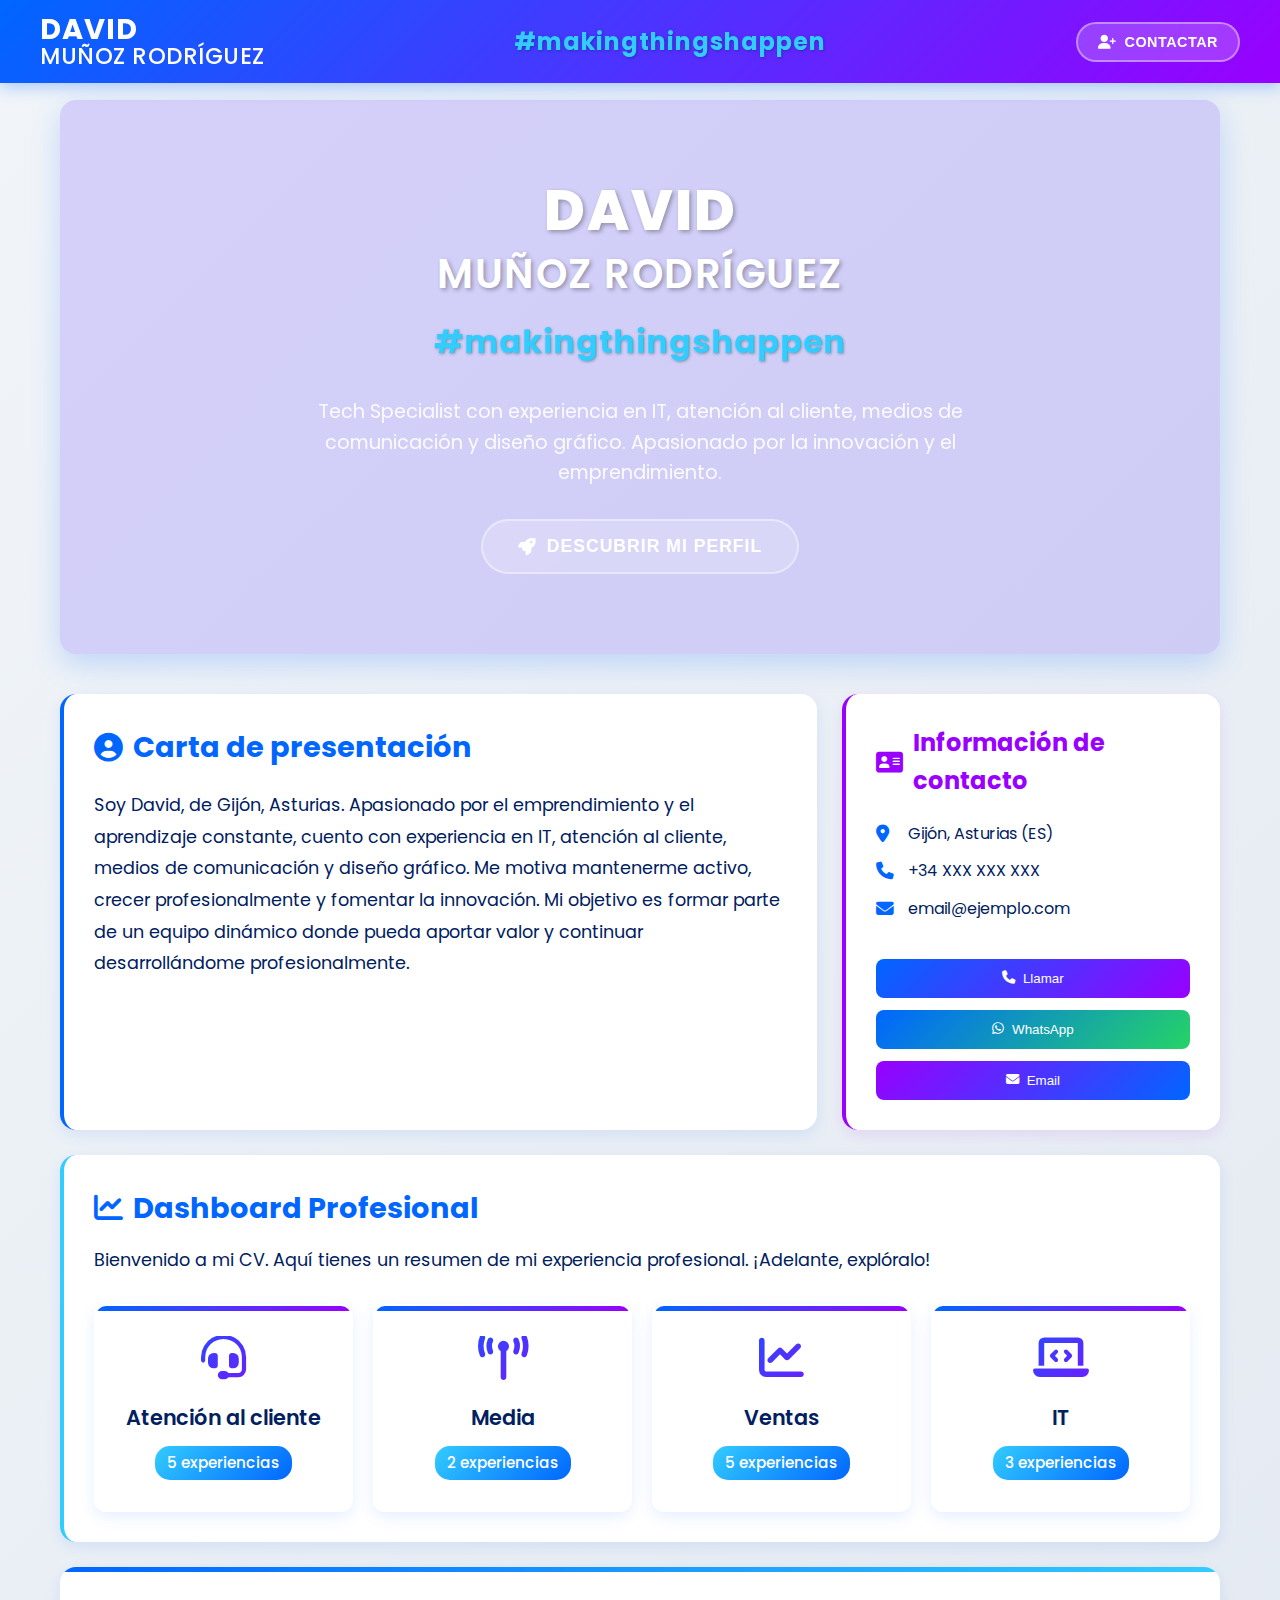
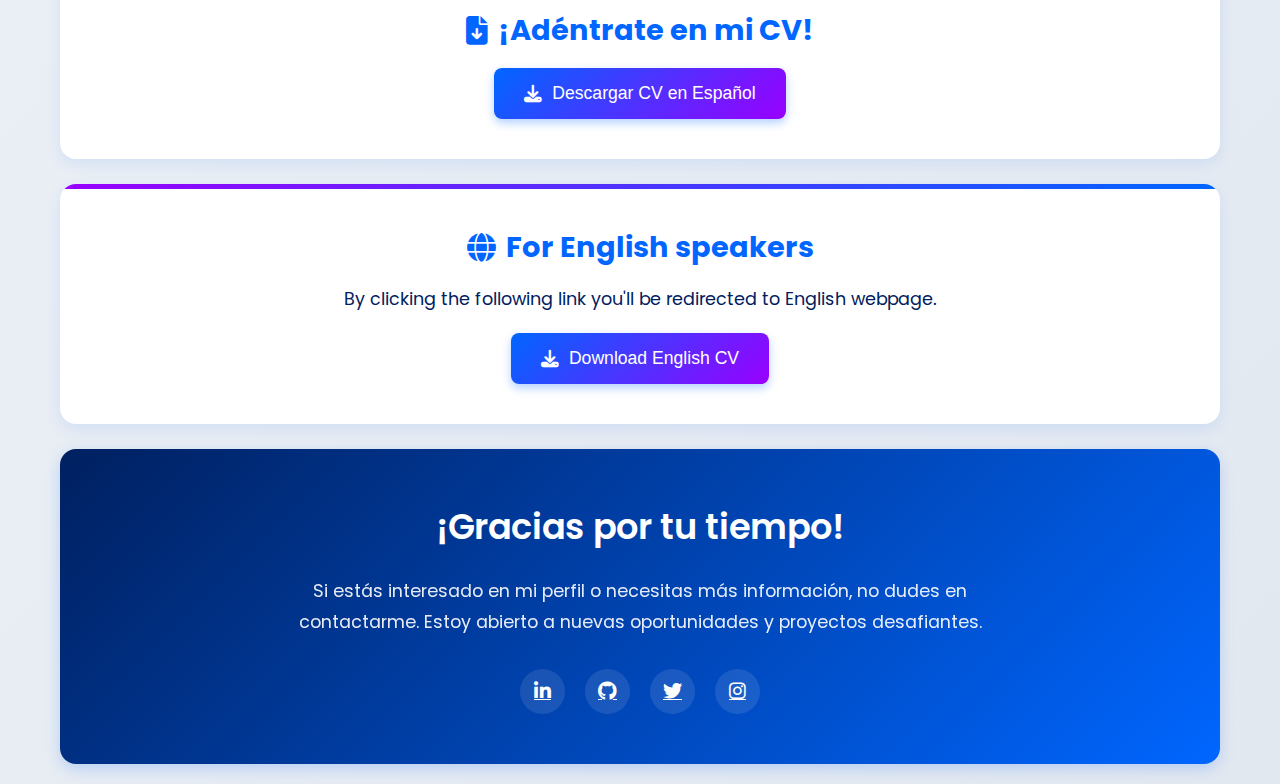
<file: index9.html>
<!DOCTYPE html>
<html lang="es">
<head>
  <meta charset="UTF-8">
  <meta name="viewport" content="width=device-width, initial-scale=1.0">
  <title>David Muñoz Rodriguez - Tech Specialist</title>
  <link rel="stylesheet" href="https://cdnjs.cloudflare.com/ajax/libs/font-awesome/6.4.0/css/all.min.css">
  <link href="https://fonts.googleapis.com/css2?family=Poppins:wght@300;400;500;600;700&display=swap" rel="stylesheet">
  <style>
    /* Paleta de colores exacta */
    :root {
      --primary: #0066FF;
      --secondary-1: #9900FF;
      --secondary-2: #33CCFF;
      --dark-text: #002060;
      --light: #f8fafc;
      --gray: #64748b;
      --success: #22c55e;
    }
    
    /* Reset y estilos base */
    * {
      margin: 0;
      padding: 0;
      box-sizing: border-box;
    }
    
    body {
      font-family: 'Poppins', sans-serif;
      background: linear-gradient(135deg, #f1f5f9 0%, #e2e8f0 100%);
      color: var(--dark-text);
      line-height: 1.6;
      padding: 0;
      padding-top: 80px;
    }
    
    .container {
      max-width: 1200px;
      margin: 0 auto;
      padding: 20px;
    }
    
    /* Banner Sticky */
    .sticky-banner {
      position: fixed;
      top: 0;
      left: 0;
      width: 100%;
      background: linear-gradient(135deg, var(--primary) 0%, var(--secondary-1) 100%);
      color: white;
      box-shadow: 0 4px 15px rgba(0, 102, 255, 0.3);
      z-index: 1000;
      padding: 15px 40px;
      display: flex;
      justify-content: space-between;
      align-items: center;
      transition: all 0.3s ease;
    }
    
    .sticky-banner.compact {
      padding: 10px 40px;
      box-shadow: 0 2px 10px rgba(0, 102, 255, 0.2);
    }
    
    .banner-name-container {
      display: flex;
      flex-direction: column;
    }
    
    .banner-firstname {
      font-size: 1.8rem;
      font-weight: 700;
      margin: 0;
      line-height: 1;
      text-transform: uppercase;
      letter-spacing: 1px;
    }
    
    .banner-fullname {
      font-size: 1.4rem;
      font-weight: 500;
      margin: 0;
      line-height: 1.1;
      text-transform: uppercase;
      letter-spacing: 0.5px;
    }
    
    .banner-slogan {
      font-size: 1.5rem;
      font-weight: 700;
      color: var(--secondary-2);
      text-shadow: 1px 1px 3px rgba(0, 32, 96, 0.4);
      letter-spacing: 1px;
    }
    
    .banner-contact-btn {
      padding: 10px 20px;
      background: rgba(255, 255, 255, 0.2);
      backdrop-filter: blur(10px);
      color: white;
      border: 2px solid rgba(255, 255, 255, 0.4);
      border-radius: 30px;
      font-weight: 600;
      cursor: pointer;
      transition: all 0.3s ease;
      display: flex;
      align-items: center;
      gap: 8px;
      font-size: 0.9rem;
      text-transform: uppercase;
      letter-spacing: 0.5px;
    }
    
    .banner-contact-btn:hover {
      background: linear-gradient(135deg, var(--secondary-2) 0%, var(--primary) 100%);
      transform: translateY(-2px);
      box-shadow: 0 5px 15px rgba(51, 204, 255, 0.4);
    }
    
    /* Banner de Bienvenida */
    .welcome-banner {
      background: linear-gradient(135deg, var(--primary) 0%, var(--secondary-1极速飞艇) 100%);
      color: white;
      padding: 80px 40px;
      border-radius: 16px;
      margin-bottom: 40px;
      text-align: center;
      position: relative;
      overflow: hidden;
      box-shadow: 0 10px 30px rgba(0, 102, 255, 0.2);
    }
    
    .welcome-banner::before {
      content: '';
      position: absolute;
      top: 0;
      left: 0;
      width: 100%;
      height: 100%;
      background: #3304fc;
      opacity: 0.15;
      z-index: -1;
    }
    
    .welcome-name {
      font-size: 3.5rem;
      font-weight: 800;
      margin: 0;
      line-height: 1.1;
      text-transform: uppercase;
      letter-spacing: 2px;
      text-shadow: 2px 2px 4px rgba(0, 0, 0, 0.3);
    }
    
    .welcome-surname {
      font-size: 2.5rem;
      font-weight: 600;
      margin: 10px 0 20px 0;
      line-height: 1.1;
      text-transform: uppercase;
      letter-spacing: 1.5px;
      text-shadow: 2px 2px 4px rgba(0, 0, 0, 0.3);
    }
    
    .welcome-slogan {
      font-size: 2rem;
      font-weight: 700;
      color: var(--secondary-2);
      margin: 20px 0 30px 0;
      text-shadow: 1px 1px 3px rgba(0, 0, 0, 0.3);
      letter-spacing: 1px;
    }
    
    .welcome-text {
      font-size: 1.2rem;
      max-width: 700px;
      margin: 0 auto 30px auto;
      opacity: 0.9;
      line-height: 1.6;
    }
    
    .welcome-btn {
      padding: 15px 35px;
      background: rgba(255, 255, 255, 0.2);
      backdrop-filter: blur(10px);
      color: white;
      border: 2px solid rgba(255, 255, 255, 0.4);
      border-radius: 30px;
      font-weight: 600;
      cursor: pointer;
      transition: all 0.3s ease;
      display: inline-flex;
      align-items: center;
      gap: 10px;
      font-size: 1.1rem;
      text-transform: uppercase;
      letter-spacing: 1px;
    }
    
    .welcome-btn:hover {
      background: linear-gradient(135deg, var(--secondary-2) 0%, var(--primary) 100%);
      transform: translateY(-3px);
      box-shadow: 0 8px 20px rgba(51, 204, 255, 0.4);
    }
    
    /* Main content */
    .main {
      display: grid;
      grid-template-columns: 2fr 1fr;
      gap: 25px;
      margin-bottom: 25px;
    }
    
    .about {
      background: white;
      padding: 30px;
      border-radius: 16px;
      box-shadow: 0 5px 15px rgba(0, 102, 255, 0.1);
      transition: transform 0.3s ease, box-shadow 0.3s ease;
      border-left: 4px solid var(--primary);
    }
    
    .about:hover {
      transform: translateY(-5px);
      box-shadow: 0 8px 20px rgba(0, 102, 255, 0.15);
    }
    
    .about h1 {
      color: var(--primary);
      margin-bottom: 20px;
      font-size: 1.8rem;
      display: flex;
      align-items: center;
      gap: 10px;
    }
    
    .about p {
      font-size: 1.1rem;
      line-height: 1.8;
      color: var(--dark-text);
    }
    
    .contact {
      background: white;
      padding: 30px;
      border-radius: 16px;
      box-shadow: 0 5px 15px rgba(153, 0, 255, 0.1);
      display: flex;
      flex-direction: column;
      transition: transform 0.3s ease, box-shadow 0.3s ease;
      border-left: 4px solid var(--secondary-1);
    }
    
    .contact:hover {
      transform: translateY(-5px);
      box-shadow: 0 8px 20px rgba(153, 0, 255, 0.15);
    }
    
    .contact h3 {
      color: var(--secondary-1);
      margin-bottom: 20px;
      font-size: 1.5rem;
      display: flex;
      align-items: center;
      gap: 10px;
    }
    
    .contact-info {
      margin-bottom: 25px;
    }
    
    .contact-info p {
      margin-bottom: 12px;
      display: flex;
      align-items: center;
      color: var(--dark-text);
    }
    
    .contact-info i {
      margin-right: 12px;
      color: var(--primary);
      width: 20px;
      font-size: 1.1rem;
    }
    
    .contact-buttons {
      display: flex;
      flex-direction: column;
      gap: 12px;
    }
    
    .contact-btn {
      padding: 12px 15px;
      border: none;
      border-radius: 8px;
      font-weight: 500;
      cursor: pointer;
      transition: all 0.3s ease;
      display: flex;
      align-items: center;
      justify-content: center;
      gap: 8px;
    }
    
    .btn-call {
      background: linear-gradient(135deg, var(--primary) 0%, var(--secondary-1) 100%);
      color: white;
    }
    
    .btn-whatsapp {
      background: linear-gradient(135deg, var(--primary) 0%, #25d366 100%);
      color: white;
    }
    
    .btn-email {
      background: linear-gradient(135deg, var(--secondary-1) 0%, var(--primary) 100%);
      color: white;
    }
    
    .contact-btn:hover {
      opacity: 0.9;
      transform: translateY(-2px);
      box-shadow: 0 4px 8px rgba(0, 0, 0, 0.2);
    }
    
    /* Dashboard - Rediseñado con tarjetas */
    #dashboard {
      background: white;
      padding: 30px;
      border-radius: 16px;
      box-shadow: 0 5px 15px rgba(0, 102, 255, 0.1);
      margin-bottom: 25px;
      border-left: 4px solid var(--secondary-2);
    }
    
    #dashboard h1 {
      color: var(--primary);
      margin-bottom: 15px;
      font-size: 1.8rem;
      display: flex;
      align-items: center;
      gap: 10px;
    }
    
    #dashboard > p {
      font-size: 1.1rem;
      margin-bottom: 25px;
      color: var(--dark-text);
    }
    
    /* Tarjetas de categorías - MEJORADO para mejor alineación */
    .categories-grid {
      display: grid;
      grid-template-columns: repeat(auto-fill, minmax(250px, 1fr));
      gap: 20px;
      margin-top: 30px;
    }
    
    .category-card {
      background: white;
      border-radius: 12px;
      padding: 30px 25px;
      text-align: center;
      box-shadow: 0 5px 15px rgba(0, 102, 255, 0.1);
      transition: all 0.3s ease;
      cursor: pointer;
      border: 2px solid transparent;
      position: relative;
      overflow: hidden;
      display: flex;
      flex-direction: column;
      align-items: center;
      justify-content: center;
      min-height: 200px;
    }
    
    .category-card::before {
      content: '';
      position: absolute;
      top: 0;
      left: 0;
      width: 100%;
      height: 5px;
      background: linear-gradient(135deg, var(--primary) 0%, var(--secondary-1) 100%);
    }
    
    .category-card:hover {
      transform: translateY(-5px);
      box-shadow: 0 8px 20px rgba(0, 102, 255, 0.2);
      border-color: var(--primary);
    }
    
    .category-icon {
      font-size: 2.8rem;
      margin-bottom: 20px;
      background: linear-gradient(135deg, var(--primary) 0%, var(--secondary-1) 100%);
      -webkit-background-clip: text;
      -webkit-text-fill-color: transparent;
      background-clip: text;
      display: flex;
      justify-content: center;
      width: 100%;
    }
    
    .category-title {
      font-size: 1.3rem;
      font-weight: 600;
      margin-bottom: 12px;
      color: var(--dark-text);
      text-align: center;
      width: 100%;
    }
    
    .category-count {
      background: linear-gradient(135deg, var(--secondary-2) 0%, var(--primary) 100%);
      color: white;
      padding: 5px 12px;
      border-radius: 15px;
      font-size: 0.95rem;
      display: inline-block;
      font-weight: 500;
    }
    
    /* Modal para experiencias */
    .modal {
      display: none;
      position: fixed;
      top: 0;
      left: 0;
      width: 100%;
      height: 100%;
      background: rgba(0, 0, 0, 0.7);
      z-index: 2000;
      overflow-y: auto;
    }
    
    .modal-content {
      background: white;
      margin: 50px auto;
      padding: 30px;
      border-radius: 16px;
      width: 90%;
      max-width: 800px;
      position: relative;
      box-shadow: 0 10px 30px rgba(0, 102, 255, 0.2);
    }
    
    .close-modal {
      position: absolute;
      top: 20px;
      right: 20px;
      font-size: 1.5rem;
      cursor: pointer;
      color: var(--gray);
      transition: color 0.3s ease;
    }
    
    .close-modal:hover {
      color: var(--primary);
    }
    
    .modal-title {
      color: var(--primary);
      margin-bottom: 20px;
      font-size: 1.8rem;
      display: flex;
      align-items: center;
      gap: 10px;
    }
    
    /* Experiencias dentro del modal - MEJORADO con descripción */
    .job {
      display: flex;
      align-items: flex-start;
      padding: 20px;
      border-bottom: 1px solid #e2e8f0;
      transition: background 0.2s ease;
      flex-direction: column;
    }
    
    .job-header {
      display: flex;
      align-items: center;
      width: 100%;
      margin-bottom: 12px;
    }
    
    .job:last-child {
      border-bottom: none;
    }
    
    .job:hover {
      background: rgba(51, 204, 255, 0.05);
      border-radius: 8px;
    }
    
    .job-logo {
      width: 60px;
      height: 60px;
      margin-right: 20px;
      object-fit: contain;
      background: white;
      padding: 8px;
      border-radius: 10px;
      box-shadow: 0 2px 8px rgba(0, 102, 255, 0.1);
      flex-shrink: 0;
      border: 1px solid rgba(0, 102, 255, 0.1);
    }
    
    .job-info {
      flex: 1;
    }
    
    .job-info h4 {
      margin: 0;
      font-size: 1.1rem;
      font-weight: 600;
      color: var(--dark-text);
    }
    
    .job-info p {
      margin: 5px 0;
      font-size: 0.95rem;
      color: var(--dark-text);
      opacity: 0.8;
    }
    
    .job-duration {
      display: inline-block;
      background: linear-gradient(135deg, var(--primary) 0%, var(--secondary-2) 100%);
      color: white;
      padding: 3px 8px;
      border-radius: 12px;
      font-size: 0.8rem;
      margin-top: 5px;
    }
    
    .job-description {
      margin-top: 10px;
      font-size: 0.9rem;
      color: var(--dark-text);
      line-height: 1.5;
      background: #f8fafc;
      padding: 12px;
      border-radius: 8px;
      border-left: 3px solid var(--secondary-2);
    }
    
    .job-description ul {
      margin: 8px 0;
      padding-left: 20px;
    }
    
    .job-description li {
      margin-bottom: 5px;
    }
    
    /* CV Español e Inglés */
    .cvesp, .cveng {
      background: white;
      padding: 40px 30px;
      border-radius: 16px;
      box-shadow: 0 5px 15px rgba(0, 102, 255, 0.1);
      text-align: center;
      margin-bottom: 25px;
      transition: transform 0.3s ease, box-shadow 0.3s ease;
      position: relative;
      overflow: hidden;
    }
    
    .cvesp::before, .cveng::before {
      content: '';
      position: absolute;
      top: 0;
      left: 0;
      width: 100%;
      height: 5px;
    }
    
    .cvesp::before {
      background: linear-gradient(135deg, var(--primary) 0%, var(--secondary-2) 100%);
    }
    
    .cveng::before {
      background: linear-gradient(135deg, var(--secondary-1) 0%, var(--primary) 100%);
    }
    
    .cvesp:hover, .cveng:hover {
      transform: translateY(-5px);
      box-shadow: 0 8px 20px rgba(0, 102, 255, 0.2);
    }
    
    .cvesp h1, .cveng h1 {
      color: var(--primary);
      margin-bottom: 15px;
      font-size: 1.8rem;
      display: flex;
      align-items: center;
      justify-content: center;
      gap: 10px;
    }
    
    .cveng p {
      font-size: 1.1rem;
      margin-bottom: 20px;
      color: var(--dark-text);
      max-width: 600px;
      margin-left: auto;
      margin-right: auto;
    }
    
    .cv-btn {
      padding: 15px 30px;
      background: linear-gradient(135deg, var(--primary) 0%, var(--secondary-1) 100%);
      color: white;
      border: none;
      border-radius: 8px;
      font-size: 1.1rem;
      font-weight: 500;
      cursor: pointer;
      transition: all 0.3s ease;
      display: inline-flex;
      align-items: center;
      gap: 10px;
      box-shadow: 0 4px 10px rgba(0, 102, 255, 0.3);
    }
    
    .cv-btn:hover {
      transform: translateY(-3px);
      box-shadow: 0 6px 15px rgba(0, 102, 255, 0.4);
      background: linear-gradient(135deg, var(--secondary-1) 0%, var(--primary) 100%);
    }
    
    /* Footer */
    .footer {
      background: linear-gradient(135deg, var(--dark-text) 0%, var(--primary) 100%);
      padding: 50px 30px;
      border-radius: 16px;
      text-align: center;
      color: white;
      box-shadow: 0 5px 15px rgba(0, 102, 255, 0.2);
    }
    
    #ending {
      font-size: 2.2rem;
      margin-bottom: 20px;
      font-weight: 600;
    }
    
    .footer p {
      font-size: 1.1rem;
      max-width: 700px;
      margin: 0 auto;
      opacity: 0.9;
      line-height: 1.8;
    }
    
    .social-links {
      display: flex;
      justify-content: center;
      gap: 20px;
      margin-top: 30px;
    }
    
    .social-link {
      width: 45px;
      height: 45px;
      border-radius: 50%;
      background: rgba(255, 255, 255, 0.1);
      display: flex;
      align-items: center;
      justify-content: center;
      color: white;
      font-size: 1.2rem;
      transition: all 0.3s ease;
    }
    
    .social-link:hover {
      background: var(--secondary-2);
      transform: translateY(-3px);
      color: var(--dark-text);
    }
    
    /* --- RESPONSIVE --- */
    @media (max-width: 1024px) {
      .main {
        grid-template-columns: 1fr;
      }
      
      .welcome-name {
        font-size: 3rem;
      }
      
      .welcome-surname {
        font-size: 2rem;
      }
      
      .welcome-slogan {
        font-size: 1.8rem;
      }
      
      .banner-firstname {
        font-size: 1.6rem;
      }
      
      .banner-fullname {
        font-size: 1.2rem;
      }
      
      .banner-slogan {
        font-size: 1.3rem;
      }
      
      .categories-grid {
        grid-template-columns: repeat(auto-fill, minmax(200px, 1fr));
      }
    }
    
    @media (max-width: 768px) {
      body {
        padding-top: 70px;
      }
      
      .container {
        padding: 15px;
      }
      
      .sticky-banner {
        padding: 10px 20px;
      }
      
      .sticky-banner.compact {
        padding: 8px 20px;
      }
      
      .banner-firstname {
        font-size: 1.4rem;
      }
      
      .banner-fullname {
        font-size: 1rem;
      }
      
      .banner-slogan {
        font-size: 1.1rem;
      }
      
      .banner-contact-btn {
        padding: 8px 15px;
        font-size: 0.8rem;
      }
      
      .welcome-banner {
        padding: 60px 20px;
      }
      
      .welcome-name {
        font-size: 2.5rem;
      }
      
      .welcome-surname {
        font-size: 1.8rem;
      }
      
      .welcome-slogan {
        font-size: 1.5rem;
      }
      
      .welcome-text {
        font-size: 1.1rem;
      }
      
      .welcome-btn {
        padding: 12px 25px;
        font-size: 1rem;
      }
      
      .about, .contact, #dashboard, .cvesp, .cveng {
        padding: 20px;
      }
      
      .job-header {
        flex-direction: column;
        text-align: center;
      }
      
      .job-logo {
        margin-right: 0;
        margin-bottom: 15px;
      }
      
      .social-links {
        flex-wrap: wrap;
      }
      
      .categories-grid {
        grid-template-columns: 1fr;
      }
      
      .category-card {
        min-height: 180px;
        padding: 25px 20px;
      }
      
      .category-icon {
        font-size: 2.5rem;
        margin-bottom: 15px;
      }
    }
    
    @media (max-width: 480px) {
      body {
        padding-top: 60px;
      }
      
      .sticky-banner {
        padding: 8px 15px;
      }
      
      .sticky-banner.compact {
        padding: 6px 15px;
      }
      
      .banner-firstname {
        font-size: 1.2rem;
      }
      
      .banner-fullname {
        font-size: 0.9rem;
      }
      
      .banner-slogan {
        font-size: 0.9rem;
        display: none;
      }
      
      .banner-contact-btn {
        padding: 6px 12px;
        font-size: 0.7rem;
      }
      
      .welcome-banner {
        padding: 40px 15px;
      }
      
      .welcome-name {
        font-size: 2rem;
      }
      
      .welcome-surname {
        font-size: 1.5rem;
      }
      
      .welcome-slogan {
        font-size: 1.2rem;
      }
      
      .welcome-text {
        font-size: 1rem;
      }
      
      .welcome-btn {
        padding: 10px 20px;
        font-size: 0.9rem;
      }
      
      .about h1, #dashboard h1, .cvesp h1, .cveng h1 {
        font-size: 1.5rem;
      }
      
      .about, .contact, #dashboard, .cvesp, .cveng {
        padding: 15px;
      }
      
      .cv-btn {
        padding: 12px 25px;
        font-size: 1rem;
      }
      
      #ending {
        font-size: 1.8rem;
      }
      
      .contact-buttons {
        gap: 10px;
      }
      
      .contact-btn {
        padding: 10px 12px;
        font-size: 0.9rem;
      }
      
      .modal-content {
        padding: 20px 15px;
      }
      
      .category-card {
        min-height: 160px;
        padding: 20px 15px;
      }
      
      .category-icon {
        font-size: 2.2rem;
        margin-bottom: 12px;
      }
      
      .category-title {
        font-size: 1.2rem;
      }
      
      .category-count {
        font-size: 0.9rem;
        padding: 4px 10px;
      }
      
      .job {
        padding: 15px;
      }
    }
  </style>
</head>
<body>
  <!-- Banner Sticky -->
  <div class="sticky-banner" id="stickyBanner">
    <div class="banner-name-container">
      <div class="banner-firstname">DAVID</div>
      <div class="banner-fullname">MUÑOZ RODRÍGUEZ</div>
    </div>
    
    <div class="banner-slogan">#makingthingshappen</div>
    
    <button class="banner-contact-btn">
      <i class="fas fa-user-plus"></i> Contactar
    </button>
  </div>

  <div class="container">
    <!-- Banner de Bienvenida -->
    <div class="welcome-banner">
      <div class="welcome-name">DAVID</div>
      <div class="welcome-surname">MUÑOZ RODRÍGUEZ</div>
      <div class="welcome-slogan">#makingthingshappen</div>
      <p class="welcome-text">Tech Specialist con experiencia en IT, atención al cliente, medios de comunicación y diseño gráfico. Apasionado por la innovación y el emprendimiento.</p>
      <button class="welcome-btn">
        <i class="fas fa-rocket"></i> Descubrir mi perfil
      </button>
    </div>

    <!-- ABOUT + CONTACT -->
    <div class="main">
      <div class="about">
        <h1 id="letter"><i class="fas fa-user-circle"></i> Carta de presentación</h1>
        <p>Soy David, de Gijón, Asturias. Apasionado por el emprendimiento y el aprendizaje constante, cuento con experiencia en IT, atención al cliente, medios de comunicación y diseño gráfico. Me motiva mantenerme activo, crecer profesionalmente y fomentar la innovación. Mi objetivo es formar parte de un equipo dinámico donde pueda aportar valor y continuar desarrollándome profesionalmente.</p>
      </div>

      <div class="contact">
        <h3><i class="fas fa-address-card"></i> Información de contacto</h3>
        <div class="contact-info">
          <p><i class="fas fa-map-marker-alt"></i> Gijón, Asturias (ES)</p>
          <p><i class="fas fa-phone"></i> +34 XXX XXX XXX</p>
          <p><i class="fas fa-envelope"></i> email@ejemplo.com</p>
        </div>
        <div class="contact-buttons">
          <button class="contact-btn btn-call"><i class="fas fa-phone"></i> Llamar</button>
          <button class="contact-btn btn-whatsapp"><i class="fab fa-whatsapp"></i> WhatsApp</button>
          <button class="contact-btn btn-email"><i class="fas fa-envelope"></i> Email</button>
        </div>
      </div>
    </div>

    
    <!-- DASHBOARD (Tarjetas de categorías) -->
    <div id="dashboard">
        <h1><i class="fas fa-chart-line"></i> Dashboard Profesional</h1>
        <p>Bienvenido a mi CV. Aquí tienes un resumen de mi experiencia profesional. ¡Adelante, explóralo!</p>

        <div class="categories-grid">
            <!-- Atención al cliente -->
            <div class="category-card" data-category="customer-service">
                <div class="category-icon">
                    <i class="fas fa-headset"></i>
                </div>
                <h3 class="category-title">Atención al cliente</h3>
                <span class="category-count">5 experiencias</span>
            </div>

            <!-- Medios de comunicación -->
            <div class="category-card" data-category="media">
                <div class="category-icon">
                    <i class="fas fa-broadcast-tower"></i>
                </div>
                <h3 class="category-title">Media</h3>
                <span class="category-count">2 experiencias</span>
            </div>

            <!-- Ventas -->
            <div class="category-card" data-category="sales">
                <div class="category-icon">
                    <i class="fas fa-chart-line"></i>
                </div>
                <h3 class="category-title">Ventas</h3>
                <span class="category-count">5 experiencias</span>
            </div>

            <!-- Informática y Telecomunicaciones -->
            <div class="category-card" data-category="it">
                <div class="category-icon">
                    <i class="fas fa-laptop-code"></i>
                </div>
                <h3 class="category-title">IT</h3>
                <span class="category-count">3 experiencias</span>
            </div>
        </div>
    </div>

    <!-- Modal para experiencias -->
    <div id="experienceModal" class="modal">
        <div class="modal-content">
            <span class="close-modal">&times;</span>
            <h2 class="modal-title"><i class="fas fa-briefcase"></i> <span id="modalTitle"></span></h2>
            <div id="modalContent"></div>
        </div>
    </div>

    <!-- CV Español -->
    <div class="cvesp">
      <h1><i class="fas fa-file-download"></i> ¡Adéntrate en mi CV!</h1>
      <button class="cv-btn"><i class="fas fa-download"></i> Descargar CV en Español</button>
    </div>

    <!-- CV Inglés -->
    <div class="cveng">
      <h1><i class="fas fa-globe"></i> For English speakers</h1>
      <p>By clicking the following link you'll be redirected to English webpage.</p>
      <button class="cv-btn"><i class="fas fa-download"></i> Download English CV</button>
    </div>

    <!-- FOOTER -->
    <div class="footer">
      <h1 id="ending">¡Gracias por tu tiempo!</h1>
      <p>Si estás interesado en mi perfil o necesitas más información, no dudes en contactarme. Estoy abierto a nuevas oportunidades y proyectos desafiantes.</p>
      
      <div class="social-links">
        <a href="#" class="social-link"><i class="fab fa-linkedin-in"></i></a>
        <a href="#" class="social-link"><i class="fab fa-github"></i></a>
        <a href="#" class="social-link"><i class="fab fa-twitter"></i></a>
        <a href="#" class="social-link"><i class="fab fa-instagram"></i></a>
      </div>
    </div>

  </div>

  <!-- Script para el banner sticky y modal -->
  <script>
    document.addEventListener('DOMContentLoaded', function() {
      const stickyBanner = document.getElementById('stickyBanner');
      const modal = document.getElementById('experienceModal');
      const modalTitle = document.getElementById('modalTitle');
      const modalContent = document.getElementById('modalContent');
      const closeModal = document.querySelector('.close-modal');
      
      // Efecto de scroll para hacer el banner más compacto
      window.addEventListener('scroll', function() {
        const scrollTop = window.pageYOffset || document.documentElement.scrollTop;
        
        if (scrollTop > 50) {
          stickyBanner.classList.add('compact');
        } else {
          stickyBanner.classList.remove('compact');
        }
      });
      
      // Datos de experiencias con rutas locales Y DESCRIPCIONES
      const experiences = {
        'customer-service': {
          title: 'Atención al cliente',
          jobs: [
            {
              logo: 'src/img/logos/Orange.jpeg',
              company: 'Orange España Servicios de Telemarketing',
              position: 'Teleoperador',
              duration: 'jun 2021 - jul 2021',
              description: 'Atención al cliente para servicios de fibra y móvil. Gestión de incidencias, venta de servicios y fidelización de clientes. Alto nivel de resolución de problemas y satisfacción del cliente.'
            },
            {
              logo: 'src/img/logos/Liberbank.jpg',
              company: 'Liberbank',
              position: 'Teleoperador',
              duration: 'sep 2021 - sep 2021',
              description: 'Atención a clientes bancarios, gestión de consultas sobre productos financieros, soporte en banca online y resolución de incidencias. Cumplimiento de protocolos de seguridad y protección de datos.'
            },
            {
              logo: 'src/img/logos/TotalEnergies.jpg',
              company: 'TotalEnergies',
              position: 'Teleoperador',
              duration: 'dic 2021 - mar 2022',
              description: 'Atención a clientes de energía, gestión de contrataciones, modificaciones contractuales y resolución de incidencias. Formación específica en sector energético y comercialización.'
            },
            {
              logo: 'src/img/logos/Liberbank.jpg',
              company: 'Liberbank',
              position: 'Teleoperador',
              duration: 'may 2022 - may 2022',
              description: 'Segunda etapa en Liberbank, especializado en gestión de cartera de clientes y fidelización. Implementación de estrategias de retención y mejora de la experiencia del cliente.'
            },
            {
              logo: 'src/img/logos/Ayesa.png',
              company: 'Ayesa',
              position: 'Teleoperador',
              duration: 'ene 2023 - mar 2023',
              description: 'Atención multicanal (voz, email, chat) para clientes de diversos sectores. Enfoque en resolución eficiente y medición de indicadores de calidad y satisfacción.'
            }
          ]
        },
        'media': {
          title: 'Medios de comunicación',
          jobs: [
            {
              logo: 'src/img/logos/ElComercio.jpeg',
              company: 'Diario El Comercio',
              position: 'Colaborador',
              duration: 'oct 2009 - oct 2014',
              description: 'Colaboraciones en sección de tecnología y videojuegos. Redacción de artículos, análisis de productos y cobertura de eventos. Desarrollo de habilidades de comunicación y adaptación de contenido para diferentes audiencias.'
            },
            {
              logo: 'src/img/logos/OPlay.jpeg',
              company: 'Ontech Play',
              position: 'Founder & Editor',
              duration: 'feb 2013 - jun 2019',
              description: 'Fundador y editor principal de medio especializado en tecnología. Gestión de equipo de redactores, planificación de contenidos, SEO, redes sociales y monetización. Crecimiento orgánico hasta 10,000 visitas mensuales.'
            }
          ]
        },
        'sales': {
          title: 'Ventas',
          jobs: [
            {
              logo: 'src/img/logos/LCDLC.png',
              company: 'La Casa de las Carcasas',
              position: 'Sales Assistant',
              duration: 'dic 2021 - ene 2022',
              description: 'Venta directa de accesorios para móviles y electrónica de consumo. Asesoramiento personalizado, gestión de inventario y visual merchandising. Logro de objetivos de venta y fidelización de clientes.'
            },
            {
              logo: 'src/img/logos/NVIDIA.png',
              company: 'NVIDIA',
              position: 'Promotor',
              duration: 'ene 2024 - jun 2024',
              description: 'Promoción de productos NVIDIA en puntos de venta. Demostraciones de tecnología, formación a personal de tienda y reporte de insights de mercado. Especialización en tarjetas gráficas y tecnologías AI.'
            },
            {
              logo: 'src/img/logos/Samsung.png',
              company: 'Samsung (Gama Blanca)',
              position: 'Promotor',
              duration: 'jul 2024 - jul 2024',
              description: 'Promoción de electrodomésticos Samsung. Demostraciones de productos, características innovadoras y comparativas competitivas. Enfoque en tecnologías ecológicas y de ahorro energético.'
            },
            {
              logo: 'src/img/logos/ASUS.png',
              company: 'ASUS',
              position: 'Promotor',
              duration: 'jul 2024 - jul 2025',
              description: 'Representante de productos ASUS en grandes superficies. Especialización en portátiles gaming, componentes PC y periféricos. Implementación de estrategias de merchandising y captación de clientes.'
            },
            {
              logo: 'src/img/logos/Samsung.png',
              company: 'Samsung (Galaxy)',
              position: 'Promotor',
              duration: 'jul 2025 - sep 2025',
              description: 'Promoción de dispositivos móviles Samsung Galaxy. Demostraciones de funciones avanzadas, ecosistema de productos y ventajas competitivas. Alto conocimiento técnico y habilidades de comunicación.'
            }
          ]
        },
        'it': {
          title: 'Informática y Telecomunicaciones',
          jobs: [
            {
              logo: 'src/img/logos/Gijon.jpeg',
              company: 'Ayuntamiento de Gijón (en prácticas)',
              position: 'Helpdesk N1',
              duration: 'mar 2016 - jun 2016',
              description: 'Soporte técnico a usuarios internos. Resolución de incidencias de hardware y software, mantenimiento de equipos y gestión de tickets. Primer contacto profesional en entorno IT corporativo.'
            },
            {
              logo: 'src/img/logos/Magmacultura.jpeg',
              company: 'Magmacultura',
              position: 'Técnico de Realidad Virtual (VR)',
              duration: 'jun 2022 - jul 2022',
              description: 'Configuración y mantenimiento de equipos de realidad virtual para eventos culturales. Soporte técnico in situ, formación de usuarios y resolución de incidencias. Experiencia en tecnologías inmersivas.'
            },
            {
              logo: 'src/img/logos/Telecable.jpg',
              company: 'Telecable',
              position: 'Helpdesk N1',
              duration: 'jun 2023 - sep 2023',
              description: 'Atención técnica a clientes de telecomunicaciones. Diagnóstico remoto de incidencias, configuración de routers y soporte para servicios de internet, telefonía y televisión. Alto índice de resolución en primer contacto.'
            }
          ]
        }
      };
      
      // Abrir modal al hacer clic en una categoría
      document.querySelectorAll('.category-card').forEach(card => {
        card.addEventListener('click', () => {
          const category = card.getAttribute('data-category');
          const categoryData = experiences[category];
          
          modalTitle.textContent = categoryData.title;
          
          // Limpiar contenido anterior
          modalContent.innerHTML = '';
          
          // Añadir trabajos al modal
          categoryData.jobs.forEach(job => {
            const jobElement = document.createElement('div');
            jobElement.className = 'job';
            jobElement.innerHTML = `
              <div class="job-header">
                <img src="${job.logo}" alt="${job.company} Logo" class="job-logo">
                <div class="job-info">
                  <h4>${job.position}</h4>
                  <p>${job.company}</p>
                  <span class="job-duration">${job.duration}</span>
                </div>
              </div>
              <div class="job-description">
                ${job.description}
              </div>
            `;
            modalContent.appendChild(jobElement);
          });
          
          // Mostrar modal
          modal.style.display = 'block';
          document.body.style.overflow = 'hidden';
        });
      });
      
      // Cerrar modal
      closeModal.addEventListener('click', () => {
        modal.style.display = 'none';
        document.body.style.overflow = 'auto';
      });
      
      // Cerrar modal al hacer clic fuera del contenido
      window.addEventListener('click', (e) => {
        if (e.target === modal) {
          modal.style.display = 'none';
          document.body.style.overflow = 'auto';
        }
      });
    });
  </script>
</body>
</html>
</file>
